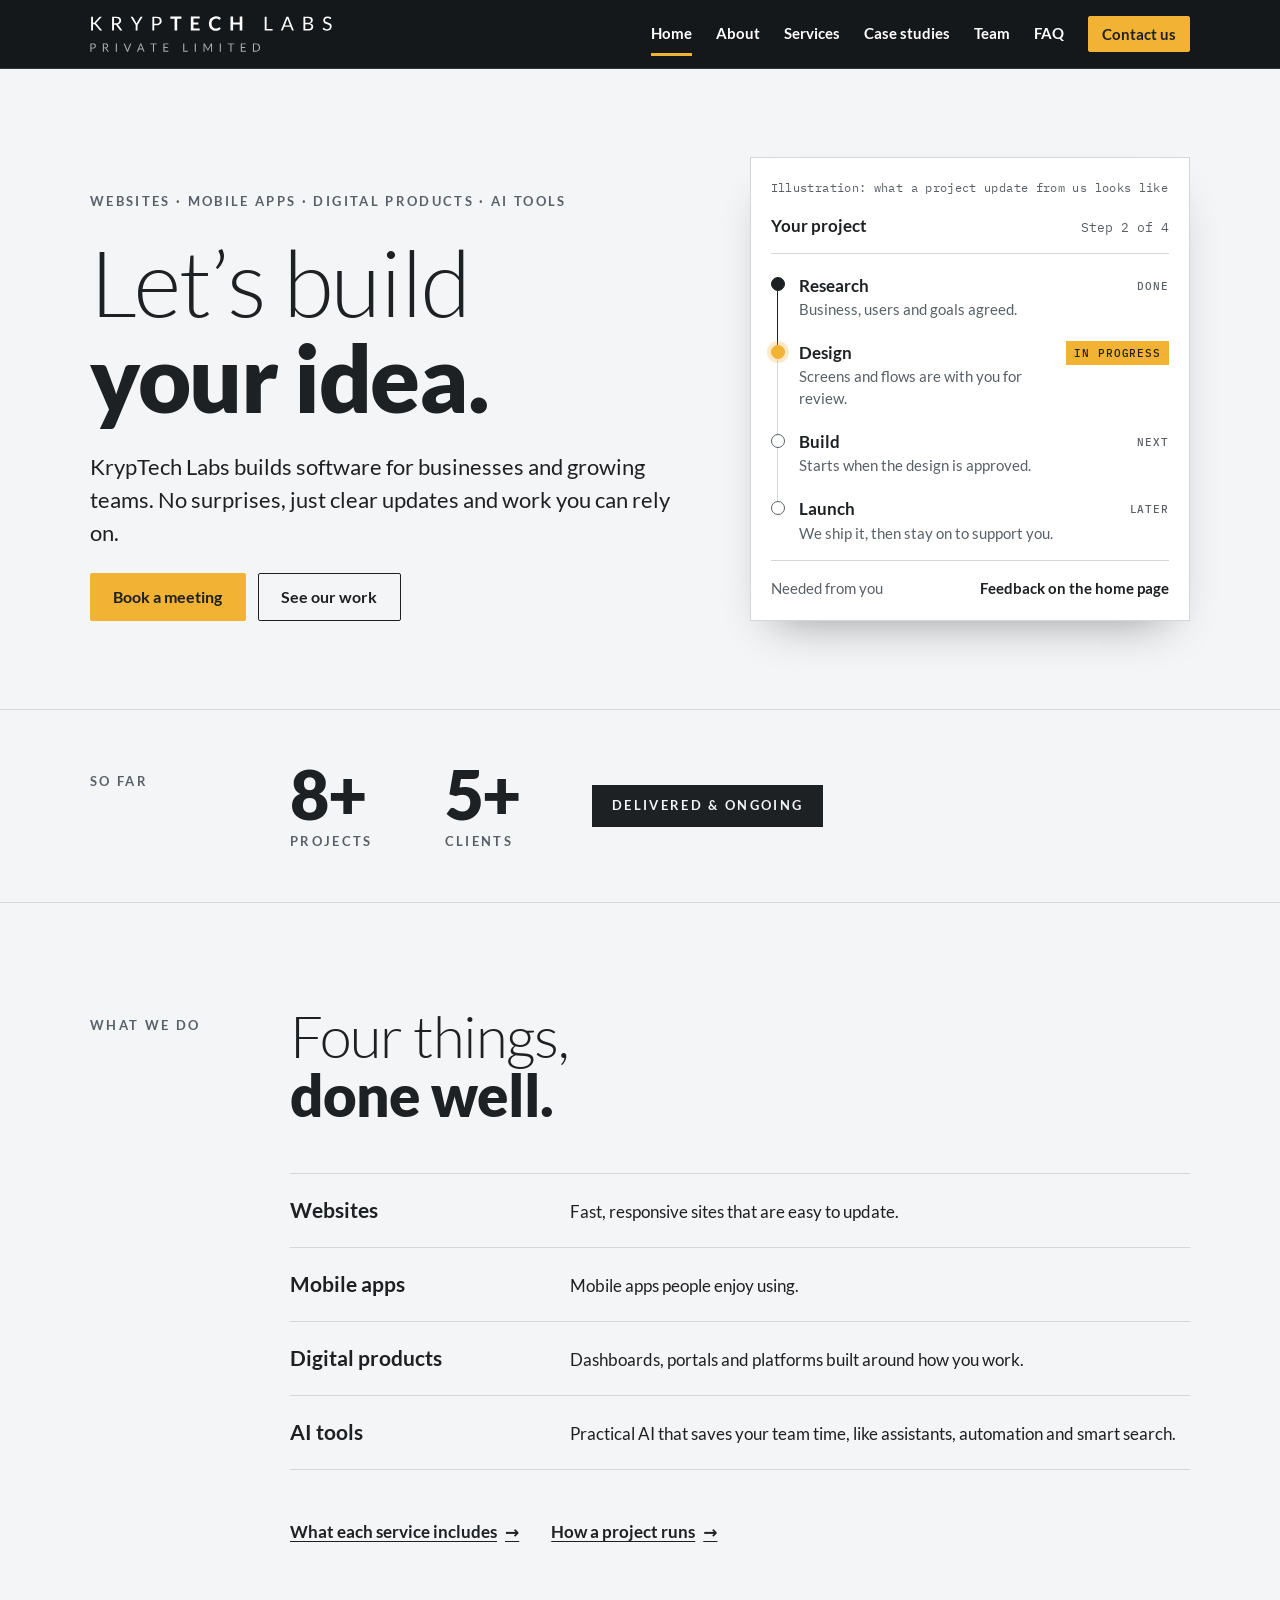
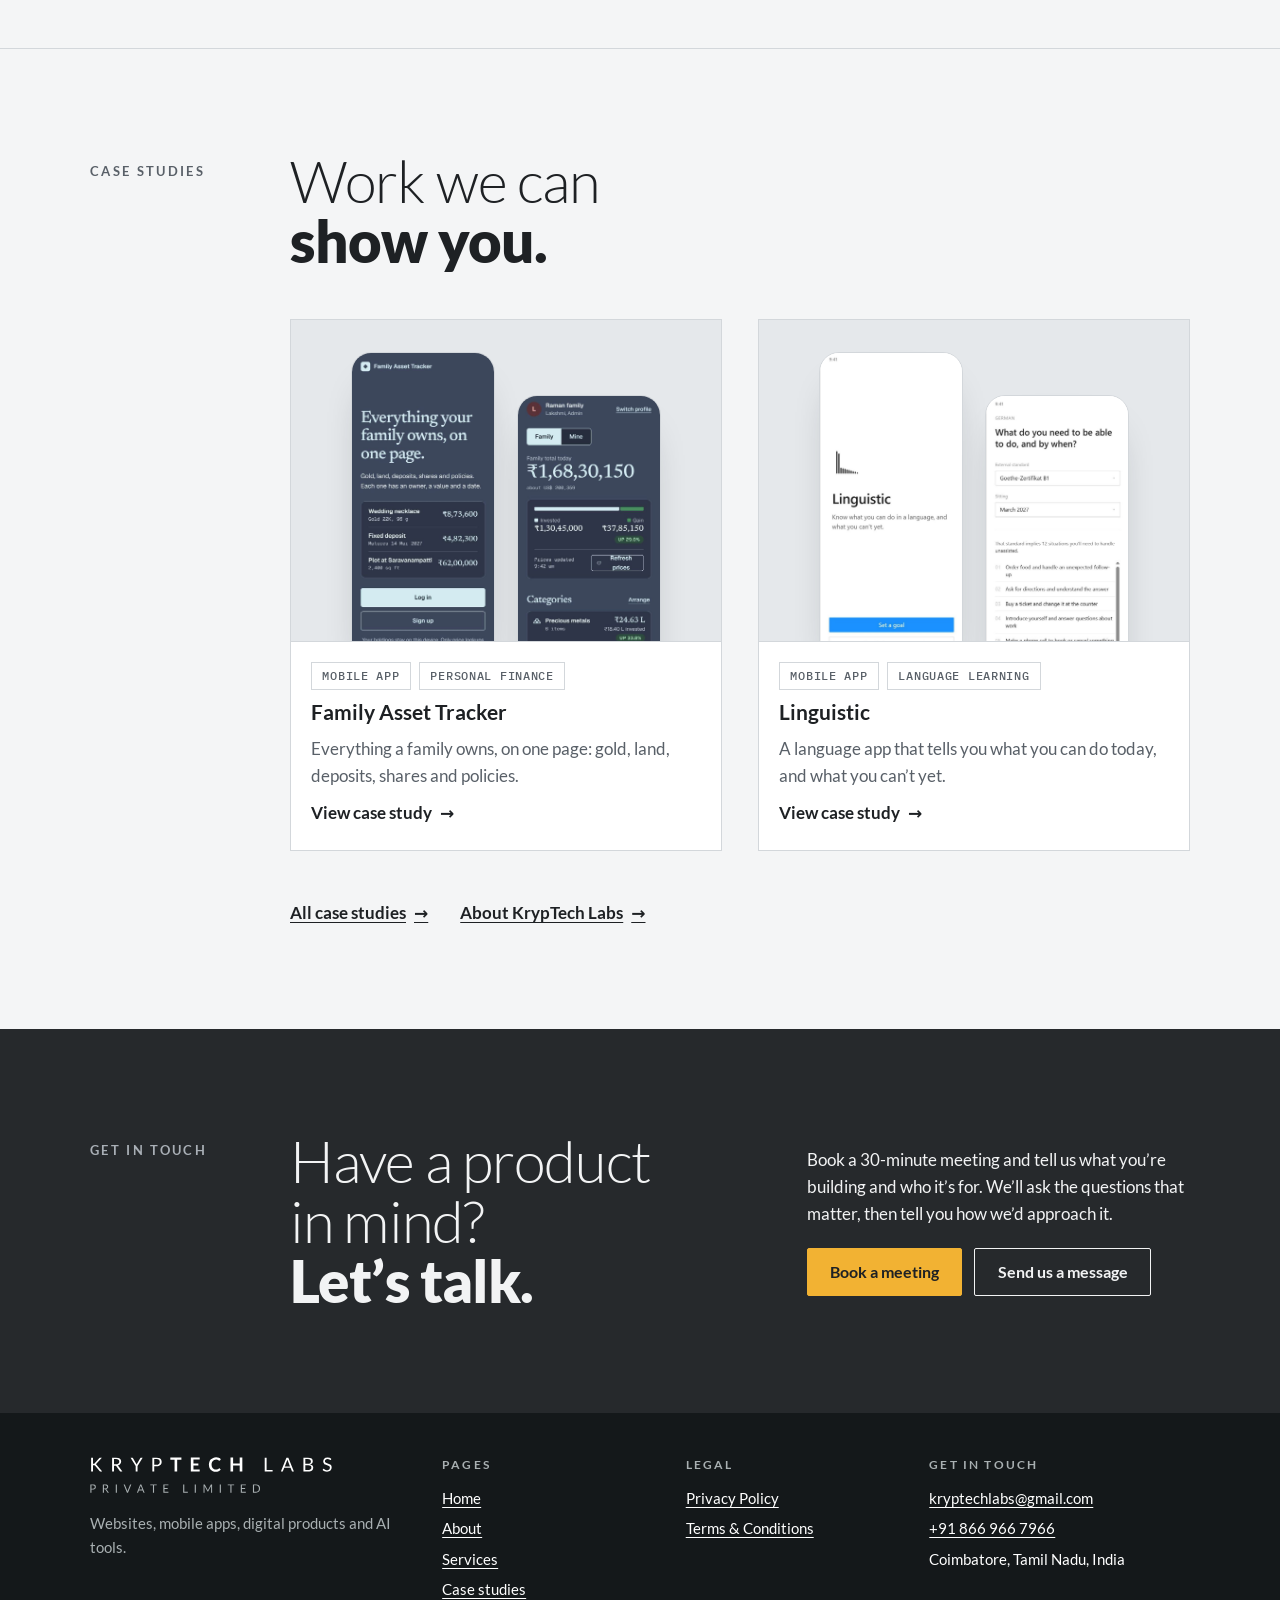
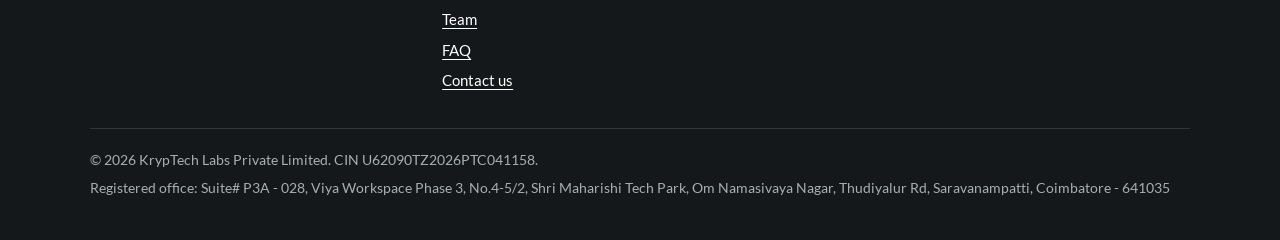
<file: index.html>
<!doctype html>
<html lang="en">
<head>
<meta charset="utf-8">
<meta name="viewport" content="width=device-width, initial-scale=1, viewport-fit=cover">
<title>KrypTech Labs Pvt. Ltd. | Websites, mobile apps, digital products and AI tools</title>
<meta name="description" content="KrypTech Labs builds websites, mobile apps, digital products and AI tools for businesses and growing teams. No surprises, just clear updates and work you can rely on.">
<meta property="og:type" content="website">
<meta property="og:site_name" content="KrypTech Labs Pvt. Ltd.">
<meta property="og:title" content="KrypTech Labs Pvt. Ltd.">
<meta property="og:description" content="Websites, mobile apps, digital products and AI tools for businesses and growing teams. Coimbatore, India.">
<link rel="canonical" href="https://kryptechlabs.github.io/">
<meta property="og:url" content="https://kryptechlabs.github.io/">
<meta property="og:locale" content="en_IN">
<meta property="og:image" content="https://kryptechlabs.github.io/assets/img/share-card.jpg">
<meta property="og:image:type" content="image/jpeg">
<meta property="og:image:width" content="1200">
<meta property="og:image:height" content="630">
<meta property="og:image:alt" content="KrypTech Labs Pvt. Ltd.: websites, mobile apps, digital products and AI tools">
<meta name="twitter:card" content="summary_large_image">
<meta name="twitter:title" content="KrypTech Labs Pvt. Ltd.">
<meta name="twitter:description" content="Websites, mobile apps, digital products and AI tools for businesses and growing teams. Coimbatore, India.">
<link rel="apple-touch-icon" href="assets/img/logo-square.png">
<script type="application/ld+json">{"@context": "https://schema.org", "@graph": [{"@type": "WebSite", "@id": "https://kryptechlabs.github.io/#website", "name": "KrypTech Labs Pvt. Ltd.", "alternateName": ["KrypTech Labs", "KrypTech Labs Private Limited"], "url": "https://kryptechlabs.github.io/", "publisher": {"@id": "https://kryptechlabs.github.io/#organization"}}, {"@type": "Organization", "@id": "https://kryptechlabs.github.io/#organization", "name": "KrypTech Labs Pvt. Ltd.", "legalName": "KrypTech Labs Private Limited", "alternateName": "KrypTech Labs", "url": "https://kryptechlabs.github.io/", "logo": "https://kryptechlabs.github.io/assets/img/logo-square.png", "image": "https://kryptechlabs.github.io/assets/img/share-card.jpg", "description": "Websites, mobile apps, digital products and AI tools for businesses and growing teams.", "email": "kryptechlabs@gmail.com", "telephone": "+91-8669667966", "address": {"@type": "PostalAddress", "streetAddress": "Suite# P3A - 028, Viya Workspace Phase 3, No.4-5/2, Shri Maharishi Tech Park, Om Namasivaya Nagar, Thudiyalur Rd, Saravanampatti", "addressLocality": "Coimbatore", "addressRegion": "Tamil Nadu", "postalCode": "641035", "addressCountry": "IN"}, "founder": {"@type": "Person", "name": "Arul K Murthy", "jobTitle": "Co-Founder & Managing Director"}}]}</script>
<meta name="theme-color" content="#14181a">
<link rel="icon" href="data:image/svg+xml,%3Csvg xmlns='http://www.w3.org/2000/svg' viewBox='-12.9 -94.4 110 110'%3E%3Crect x='-12.9' y='-94.4' width='110' height='110' fill='%2314181A'/%3E%3Cpath fill='%23FFFFFF' d='M21.28 -44.27H25.3Q27.39 -44.27 28.62 -44.79Q29.86 -45.32 30.96 -46.58L57.2 -76.28Q58.41 -77.66 59.53 -78.23Q60.66 -78.81 62.42 -78.81H71.5L41.47 -44.88Q40.31 -43.61 39.29 -42.73Q38.28 -41.85 37.12 -41.30Q38.66 -40.81 39.82 -39.82Q40.97 -38.83 42.24 -37.34L73.59 0.0H64.35Q63.30 0.0 62.59 -0.16Q61.87 -0.33 61.35 -0.60Q60.83 -0.88 60.39 -1.32Q59.95 -1.76 59.51 -2.25L32.28 -33.55Q31.68 -34.21 31.15 -34.67Q30.63 -35.14 29.94 -35.47Q29.26 -35.80 28.35 -35.94Q27.44 -36.08 26.12 -36.08H21.28V0.0H10.67V-78.81H21.28Z'/%3E%3C/svg%3E">

<link rel="preload" href="assets/fonts/lato-900.woff2" as="font" type="font/woff2" crossorigin>
<link rel="stylesheet" href="assets/fonts.css">
<link rel="stylesheet" href="assets/styles.css">
<script>document.documentElement.classList.add('js')</script>
</head>
<body>
<a class="skip" href="#main">Skip to content</a>
<header class="site-head on-brand">
  <div class="wrap site-head__in">
    <a class="mark" href="index.html"><img src="assets/img/logo.svg" width="1371" height="204" alt="KrypTech Labs Private Limited, home"></a>
    <button class="btn btn--small menu-btn" type="button" aria-expanded="false" aria-controls="site-nav">Menu</button>
    <nav class="nav" id="site-nav" aria-label="Main"><a href="index.html" aria-current="page">Home</a><a href="about.html">About</a><a href="services.html">Services</a><a href="case-studies.html">Case studies</a><a href="team.html">Team</a><a href="faq.html">FAQ</a><a class="btn btn--primary btn--small" href="contact.html">Contact us</a></nav>
  </div>
</header>
<main id="main">
<section class="hero">
  <div class="wrap hero__grid">
    <div class="hero__copy">
      <p class="label">Websites &middot; Mobile apps &middot; Digital products &middot; AI tools</p>
      <h1 class="display display--xl">Let&rsquo;s build <strong>your idea.</strong></h1>
      <p class="lead">KrypTech Labs builds software for businesses and growing teams. No surprises, just clear updates and work you can rely on.</p>
      <div class="btn-row">
        <a class="btn btn--primary" href="https://cal.com/kryptech-labs/30min?user=kryptech-labs&amp;overlayCalendar=true" target="_blank" rel="noopener">Book a meeting<span class="vh"> (opens the booking page in a new tab)</span></a>
        <a class="btn" href="case-studies.html">See our work</a>
      </div>
    </div>
    <figure class="update">
      <figcaption class="update__cap">Illustration: what a project update from us looks like</figcaption>
      <div class="update__head"><span>Your project</span><span>Step 2 of 4</span></div>
      <ol class="rail">
        <li class="is-done"><span class="rail__dot" aria-hidden="true"></span><span><span class="rail__t">Research</span><span class="rail__d">Business, users and goals agreed.</span></span><span class="rail__s">Done</span></li>
        <li class="is-now"><span class="rail__dot" aria-hidden="true"></span><span><span class="rail__t">Design</span><span class="rail__d">Screens and flows are with you for review.</span></span><span class="rail__s">In progress</span></li>
        <li><span class="rail__dot" aria-hidden="true"></span><span><span class="rail__t">Build</span><span class="rail__d">Starts when the design is approved.</span></span><span class="rail__s">Next</span></li>
        <li><span class="rail__dot" aria-hidden="true"></span><span><span class="rail__t">Launch</span><span class="rail__d">We ship it, then stay on to support you.</span></span><span class="rail__s">Later</span></li>
      </ol>
      <div class="update__foot"><span>Needed from you</span><span>Feedback on the home page</span></div>
    </figure>
  </div>
</section>

<section class="band band--tight band--rule">
  <div class="wrap sec">
    <p class="label">So far</p>
    <div class="stats">
      <p class="stat"><span class="stat__n">8+</span><span class="label">Projects</span></p>
      <p class="stat"><span class="stat__n">5+</span><span class="label">Clients</span></p>
      <p class="tag">Delivered &amp; ongoing</p>
    </div>
  </div>
</section>

<section class="band band--rule">
  <div class="wrap sec">
    <p class="label">What we do</p>
    <div class="sec__body">
      <h2 class="display display--lg">Four things, <strong>done well.</strong></h2>
      <div class="rows">
        <a class="row" href="services.html#websites"><h3 class="h3">Websites</h3><p>Fast, responsive sites that are easy to update.</p></a>
        <a class="row" href="services.html#mobile-apps"><h3 class="h3">Mobile apps</h3><p>Mobile apps people enjoy using.</p></a>
        <a class="row" href="services.html#digital-products"><h3 class="h3">Digital products</h3><p>Dashboards, portals and platforms built around how you work.</p></a>
        <a class="row" href="services.html#ai-tools"><h3 class="h3">AI tools</h3><p>Practical AI that saves your team time, like assistants, automation and smart search.</p></a>
      </div>
      <p class="links-row"><a class="arrow-link" href="services.html">What each service includes</a><a class="arrow-link" href="services.html#how-we-work">How a project runs</a></p>
    </div>
  </div>
</section>

<section class="band band--rule">
  <div class="wrap sec">
    <p class="label">Case studies</p>
    <div class="sec__body">
      <h2 class="display display--lg">Work we can <strong>show you.</strong></h2>
      <div class="tiles"><a class="tile" href="case-study-family-asset-tracker.html">
          <div class="stage"><div class="phone"><img src="assets/img/asset-tracker-welcome.jpg" alt="Family Asset Tracker welcome screen listing a wedding necklace, a fixed deposit and a plot of land with their values" width="600" height="1298" loading="lazy" decoding="async"></div><div class="phone"><img src="assets/img/asset-tracker-home.jpg" alt="Family Asset Tracker home screen showing the family total, amount invested and gain" width="600" height="1298" loading="lazy" decoding="async"></div></div>
          <div class="tile__body">
            <div class="chips"><span class="chip">Mobile app</span><span class="chip">Personal finance</span></div>
            <h3 class="h3">Family Asset Tracker</h3>
            <p class="muted">Everything a family owns, on one page: gold, land, deposits, shares and policies.</p>
            <span class="arrow-link">View case study</span>
          </div>
        </a><a class="tile" href="case-study-linguistic.html">
          <div class="stage"><div class="phone"><img src="assets/img/linguistic-start.jpg" alt="Linguistic opening screen with the line: know what you can do in a language, and what you can't yet" width="600" height="1301" loading="lazy" decoding="async"></div><div class="phone"><img src="assets/img/linguistic-goal.jpg" alt="Linguistic goal screen asking what you need to be able to do, and by when" width="600" height="1314" loading="lazy" decoding="async"></div></div>
          <div class="tile__body">
            <div class="chips"><span class="chip">Mobile app</span><span class="chip">Language learning</span></div>
            <h3 class="h3">Linguistic</h3>
            <p class="muted">A language app that tells you what you can do today, and what you can&rsquo;t yet.</p>
            <span class="arrow-link">View case study</span>
          </div>
        </a></div>
      <p class="links-row"><a class="arrow-link" href="case-studies.html">All case studies</a><a class="arrow-link" href="about.html">About KrypTech Labs</a></p>
    </div>
  </div>
</section>

<section class="band band--ink">
  <div class="wrap sec">
    <p class="label">Get in touch</p>
    <div class="cta">
      <h2 class="display display--lg">Have a product in mind? <strong>Let&rsquo;s talk.</strong></h2>
      <div class="cta__side">
        <p>Book a 30-minute meeting and tell us what you&rsquo;re building and who it&rsquo;s for. We&rsquo;ll ask the questions that matter, then tell you how we&rsquo;d approach it.</p>
        <div class="btn-row">
          <a class="btn btn--primary" href="https://cal.com/kryptech-labs/30min?user=kryptech-labs&amp;overlayCalendar=true" target="_blank" rel="noopener">Book a meeting<span class="vh"> (opens the booking page in a new tab)</span></a>
          <a class="btn" href="contact.html">Send us a message</a>
        </div>
      </div>
    </div>
  </div>
</section>

</main>
<footer class="site-foot on-brand">
  <div class="wrap">
    <div class="site-foot__in">
      <div>
        <a class="mark" href="index.html"><img src="assets/img/logo.svg" width="1371" height="204" alt="KrypTech Labs Private Limited, home"></a>
        <p class="muted">Websites, mobile apps, digital products and AI tools.</p>
      </div>
      <nav aria-label="Pages">
        <h2>Pages</h2>
        <ul>
          <li><a href="index.html">Home</a></li>
          <li><a href="about.html">About</a></li>
          <li><a href="services.html">Services</a></li>
          <li><a href="case-studies.html">Case studies</a></li>
          <li><a href="team.html">Team</a></li>
          <li><a href="faq.html">FAQ</a></li>
          <li><a href="contact.html">Contact us</a></li>
        </ul>
      </nav>
      <nav aria-label="Legal">
        <h2>Legal</h2>
        <ul>
          <li><a href="privacy-policy.html">Privacy Policy</a></li>
          <li><a href="terms.html">Terms &amp; Conditions</a></li>
        </ul>
      </nav>
      <div>
        <h2>Get in touch</h2>
        <ul>
          <li><a href="mailto:kryptechlabs@gmail.com">kryptechlabs@gmail.com</a></li>
          <li><a href="tel:+918669667966">+91 866 966 7966</a></li>
          <li>Coimbatore, Tamil Nadu, India</li>
        </ul>
      </div>
    </div>
    <div class="site-foot__legal"><p>&copy; 2026 KrypTech Labs Private Limited. CIN U62090TZ2026PTC041158.</p><p>Registered office: Suite# P3A - 028, Viya Workspace Phase 3, No.4-5/2, Shri Maharishi Tech Park, Om Namasivaya Nagar, Thudiyalur Rd, Saravanampatti, Coimbatore - 641035</p></div>
  </div>
</footer>
<script src="assets/site.js" defer></script>
</body>
</html>
</file>
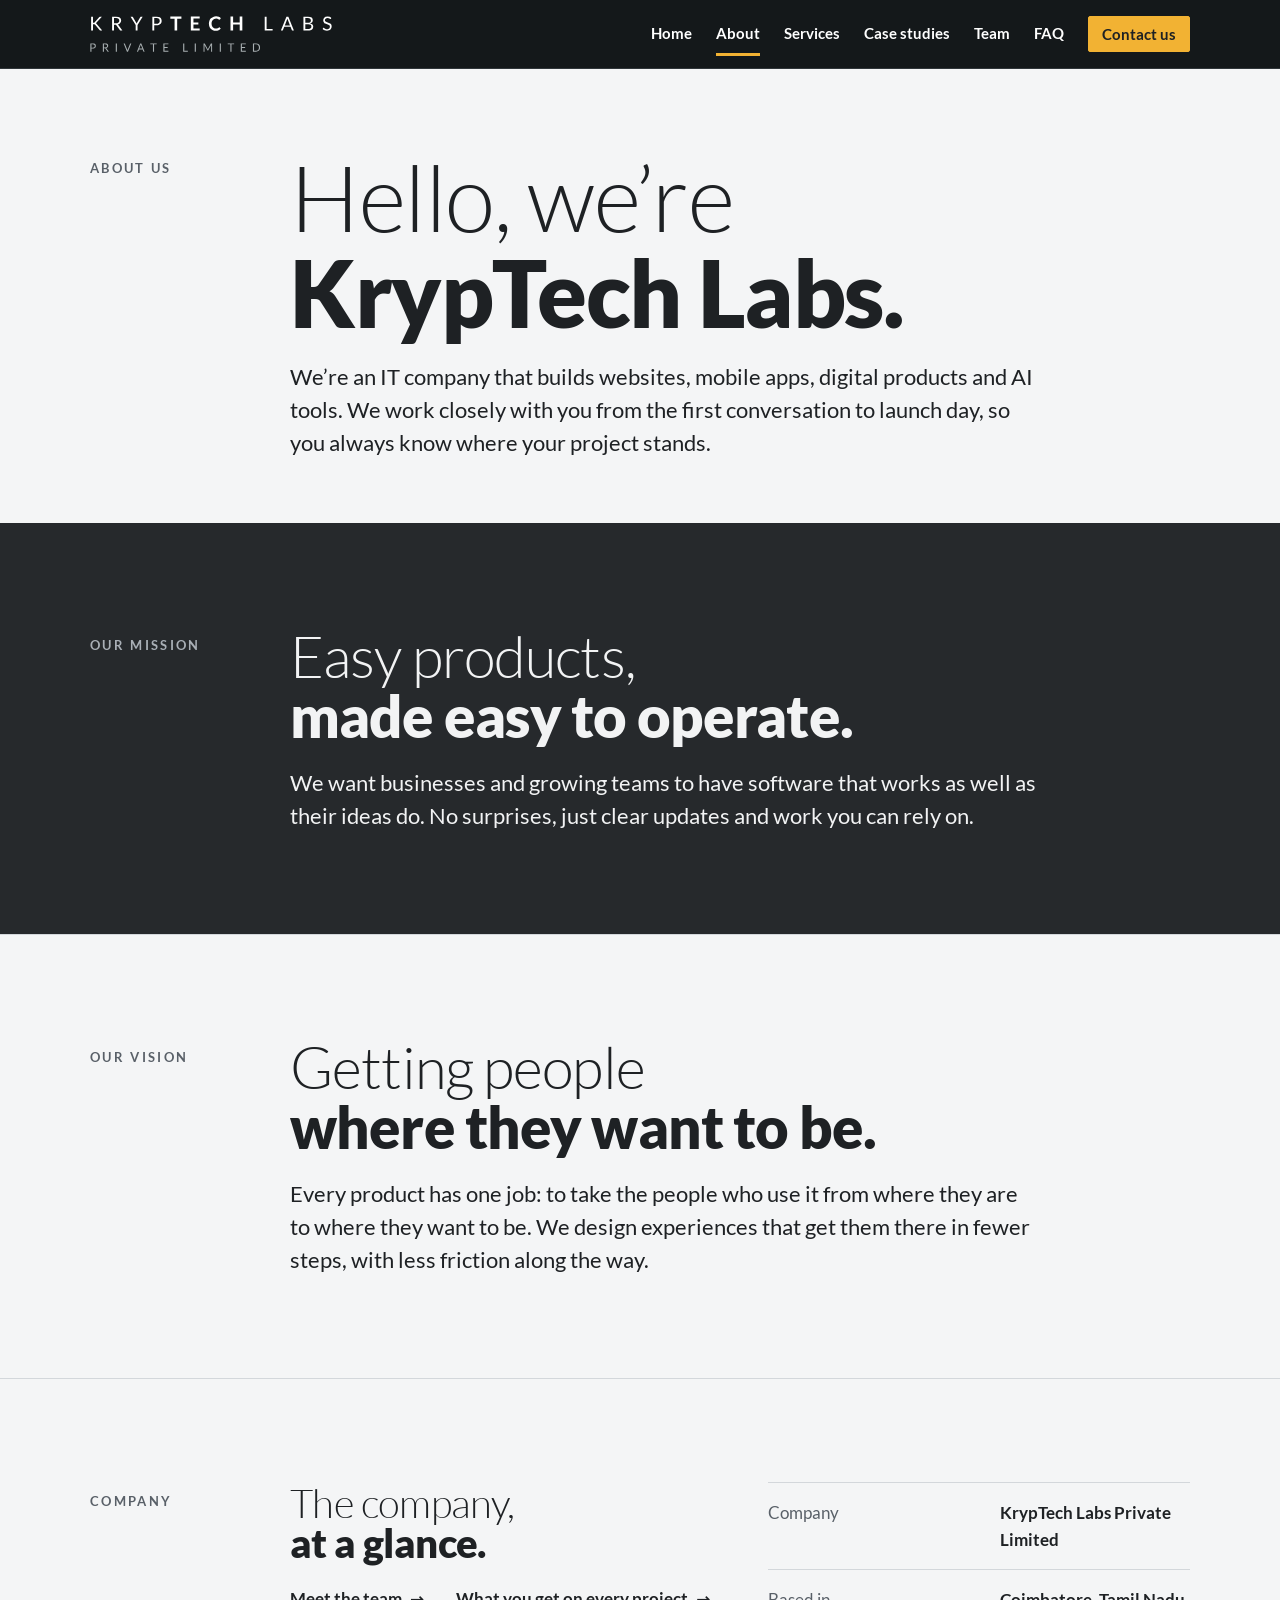
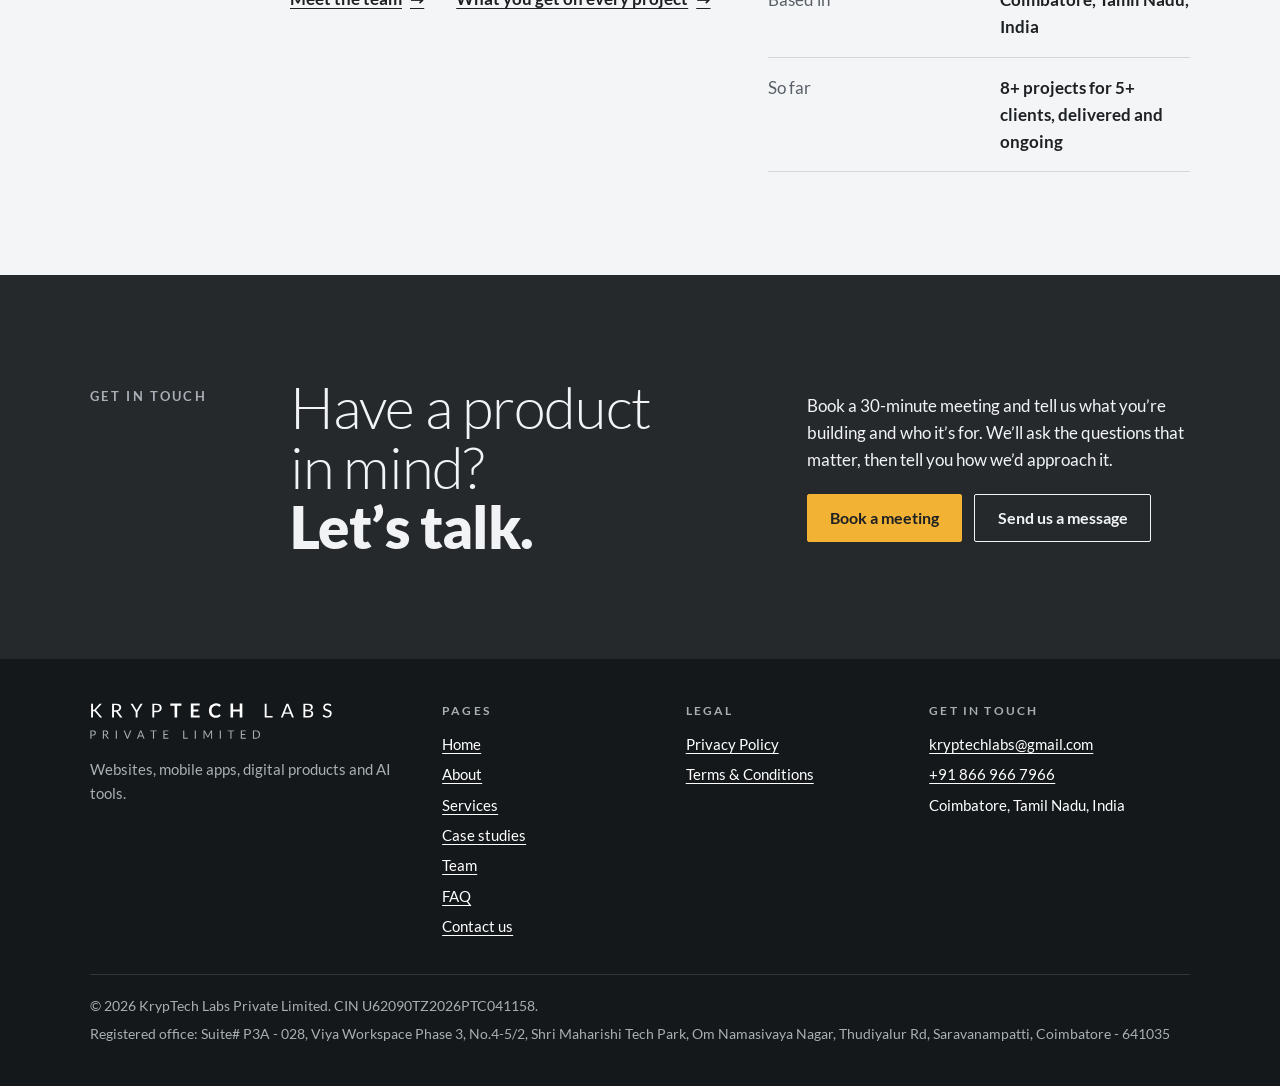
<file: about.html>
<!doctype html>
<html lang="en">
<head>
<meta charset="utf-8">
<meta name="viewport" content="width=device-width, initial-scale=1, viewport-fit=cover">
<title>About | KrypTech Labs Pvt. Ltd.</title>
<meta name="description" content="KrypTech Labs is an IT company in Coimbatore that works closely with you from the first conversation to launch day.">
<meta property="og:type" content="website">
<meta property="og:site_name" content="KrypTech Labs Pvt. Ltd.">
<meta property="og:title" content="About | KrypTech Labs Pvt. Ltd.">
<meta property="og:description" content="KrypTech Labs is an IT company in Coimbatore that works closely with you from the first conversation to launch day.">
<link rel="canonical" href="https://kryptechlabs.github.io/about.html">
<meta property="og:url" content="https://kryptechlabs.github.io/about.html">
<meta property="og:locale" content="en_IN">
<meta property="og:image" content="https://kryptechlabs.github.io/assets/img/share-card.jpg">
<meta property="og:image:type" content="image/jpeg">
<meta property="og:image:width" content="1200">
<meta property="og:image:height" content="630">
<meta property="og:image:alt" content="KrypTech Labs Pvt. Ltd.: websites, mobile apps, digital products and AI tools">
<meta name="twitter:card" content="summary_large_image">
<meta name="twitter:title" content="About | KrypTech Labs Pvt. Ltd.">
<meta name="twitter:description" content="KrypTech Labs is an IT company in Coimbatore that works closely with you from the first conversation to launch day.">
<link rel="apple-touch-icon" href="assets/img/logo-square.png">
<meta name="theme-color" content="#14181a">
<link rel="icon" href="data:image/svg+xml,%3Csvg xmlns='http://www.w3.org/2000/svg' viewBox='-12.9 -94.4 110 110'%3E%3Crect x='-12.9' y='-94.4' width='110' height='110' fill='%2314181A'/%3E%3Cpath fill='%23FFFFFF' d='M21.28 -44.27H25.3Q27.39 -44.27 28.62 -44.79Q29.86 -45.32 30.96 -46.58L57.2 -76.28Q58.41 -77.66 59.53 -78.23Q60.66 -78.81 62.42 -78.81H71.5L41.47 -44.88Q40.31 -43.61 39.29 -42.73Q38.28 -41.85 37.12 -41.30Q38.66 -40.81 39.82 -39.82Q40.97 -38.83 42.24 -37.34L73.59 0.0H64.35Q63.30 0.0 62.59 -0.16Q61.87 -0.33 61.35 -0.60Q60.83 -0.88 60.39 -1.32Q59.95 -1.76 59.51 -2.25L32.28 -33.55Q31.68 -34.21 31.15 -34.67Q30.63 -35.14 29.94 -35.47Q29.26 -35.80 28.35 -35.94Q27.44 -36.08 26.12 -36.08H21.28V0.0H10.67V-78.81H21.28Z'/%3E%3C/svg%3E">

<link rel="preload" href="assets/fonts/lato-900.woff2" as="font" type="font/woff2" crossorigin>
<link rel="stylesheet" href="assets/fonts.css">
<link rel="stylesheet" href="assets/styles.css">
<script>document.documentElement.classList.add('js')</script>
</head>
<body>
<a class="skip" href="#main">Skip to content</a>
<header class="site-head on-brand">
  <div class="wrap site-head__in">
    <a class="mark" href="index.html"><img src="assets/img/logo.svg" width="1371" height="204" alt="KrypTech Labs Private Limited, home"></a>
    <button class="btn btn--small menu-btn" type="button" aria-expanded="false" aria-controls="site-nav">Menu</button>
    <nav class="nav" id="site-nav" aria-label="Main"><a href="index.html">Home</a><a href="about.html" aria-current="page">About</a><a href="services.html">Services</a><a href="case-studies.html">Case studies</a><a href="team.html">Team</a><a href="faq.html">FAQ</a><a class="btn btn--primary btn--small" href="contact.html">Contact us</a></nav>
  </div>
</header>
<main id="main">
<section class="page-hero">
  <div class="wrap sec">
    <p class="label">About us</p>
    <div class="stack">
      
      <h1 class="display display--xl">Hello, we&rsquo;re <strong>KrypTech Labs.</strong></h1>
      <p class="lead">We&rsquo;re an IT company that builds websites, mobile apps, digital products and AI tools. We work closely with you from the first conversation to launch day, so you always know where your project stands.</p>
    </div>
  </div>
</section>

<section class="band band--ink">
  <div class="wrap sec">
    <p class="label">Our mission</p>
    <div class="stack">
      <h2 class="display display--lg">Easy products, <strong>made easy to operate.</strong></h2>
      <p class="lead">We want businesses and growing teams to have software that works as well as their ideas do. No surprises, just clear updates and work you can rely on.</p>
    </div>
  </div>
</section>

<section class="band band--rule">
  <div class="wrap sec">
    <p class="label">Our vision</p>
    <div class="stack">
      <h2 class="display display--lg">Getting people <strong>where they want to be.</strong></h2>
      <p class="lead">Every product has one job: to take the people who use it from where they are to where they want to be. We design experiences that get them there in fewer steps, with less friction along the way.</p>
    </div>
  </div>
</section>

<section class="band band--rule">
  <div class="wrap sec">
    <p class="label">Company</p>
    <div class="split">
      <div class="stack">
        <h2 class="display display--md">The company, <strong>at a glance.</strong></h2>
        <span class="links-row"><a class="arrow-link" href="team.html">Meet the team</a><a class="arrow-link" href="services.html#on-every-project">What you get on every project</a></span>
      </div>
      <dl class="facts">
        <div><dt>Company</dt><dd>KrypTech Labs Private Limited</dd></div>
        <div><dt>Based in</dt><dd>Coimbatore, Tamil Nadu, India</dd></div>
        <div><dt>So far</dt><dd>8+ projects for 5+ clients, delivered and ongoing</dd></div>
      </dl>
    </div>
  </div>
</section>

<section class="band band--ink">
  <div class="wrap sec">
    <p class="label">Get in touch</p>
    <div class="cta">
      <h2 class="display display--lg">Have a product in mind? <strong>Let&rsquo;s talk.</strong></h2>
      <div class="cta__side">
        <p>Book a 30-minute meeting and tell us what you&rsquo;re building and who it&rsquo;s for. We&rsquo;ll ask the questions that matter, then tell you how we&rsquo;d approach it.</p>
        <div class="btn-row">
          <a class="btn btn--primary" href="https://cal.com/kryptech-labs/30min?user=kryptech-labs&amp;overlayCalendar=true" target="_blank" rel="noopener">Book a meeting<span class="vh"> (opens the booking page in a new tab)</span></a>
          <a class="btn" href="contact.html">Send us a message</a>
        </div>
      </div>
    </div>
  </div>
</section>

</main>
<footer class="site-foot on-brand">
  <div class="wrap">
    <div class="site-foot__in">
      <div>
        <a class="mark" href="index.html"><img src="assets/img/logo.svg" width="1371" height="204" alt="KrypTech Labs Private Limited, home"></a>
        <p class="muted">Websites, mobile apps, digital products and AI tools.</p>
      </div>
      <nav aria-label="Pages">
        <h2>Pages</h2>
        <ul>
          <li><a href="index.html">Home</a></li>
          <li><a href="about.html">About</a></li>
          <li><a href="services.html">Services</a></li>
          <li><a href="case-studies.html">Case studies</a></li>
          <li><a href="team.html">Team</a></li>
          <li><a href="faq.html">FAQ</a></li>
          <li><a href="contact.html">Contact us</a></li>
        </ul>
      </nav>
      <nav aria-label="Legal">
        <h2>Legal</h2>
        <ul>
          <li><a href="privacy-policy.html">Privacy Policy</a></li>
          <li><a href="terms.html">Terms &amp; Conditions</a></li>
        </ul>
      </nav>
      <div>
        <h2>Get in touch</h2>
        <ul>
          <li><a href="mailto:kryptechlabs@gmail.com">kryptechlabs@gmail.com</a></li>
          <li><a href="tel:+918669667966">+91 866 966 7966</a></li>
          <li>Coimbatore, Tamil Nadu, India</li>
        </ul>
      </div>
    </div>
    <div class="site-foot__legal"><p>&copy; 2026 KrypTech Labs Private Limited. CIN U62090TZ2026PTC041158.</p><p>Registered office: Suite# P3A - 028, Viya Workspace Phase 3, No.4-5/2, Shri Maharishi Tech Park, Om Namasivaya Nagar, Thudiyalur Rd, Saravanampatti, Coimbatore - 641035</p></div>
  </div>
</footer>
<script src="assets/site.js" defer></script>
</body>
</html>
</file>
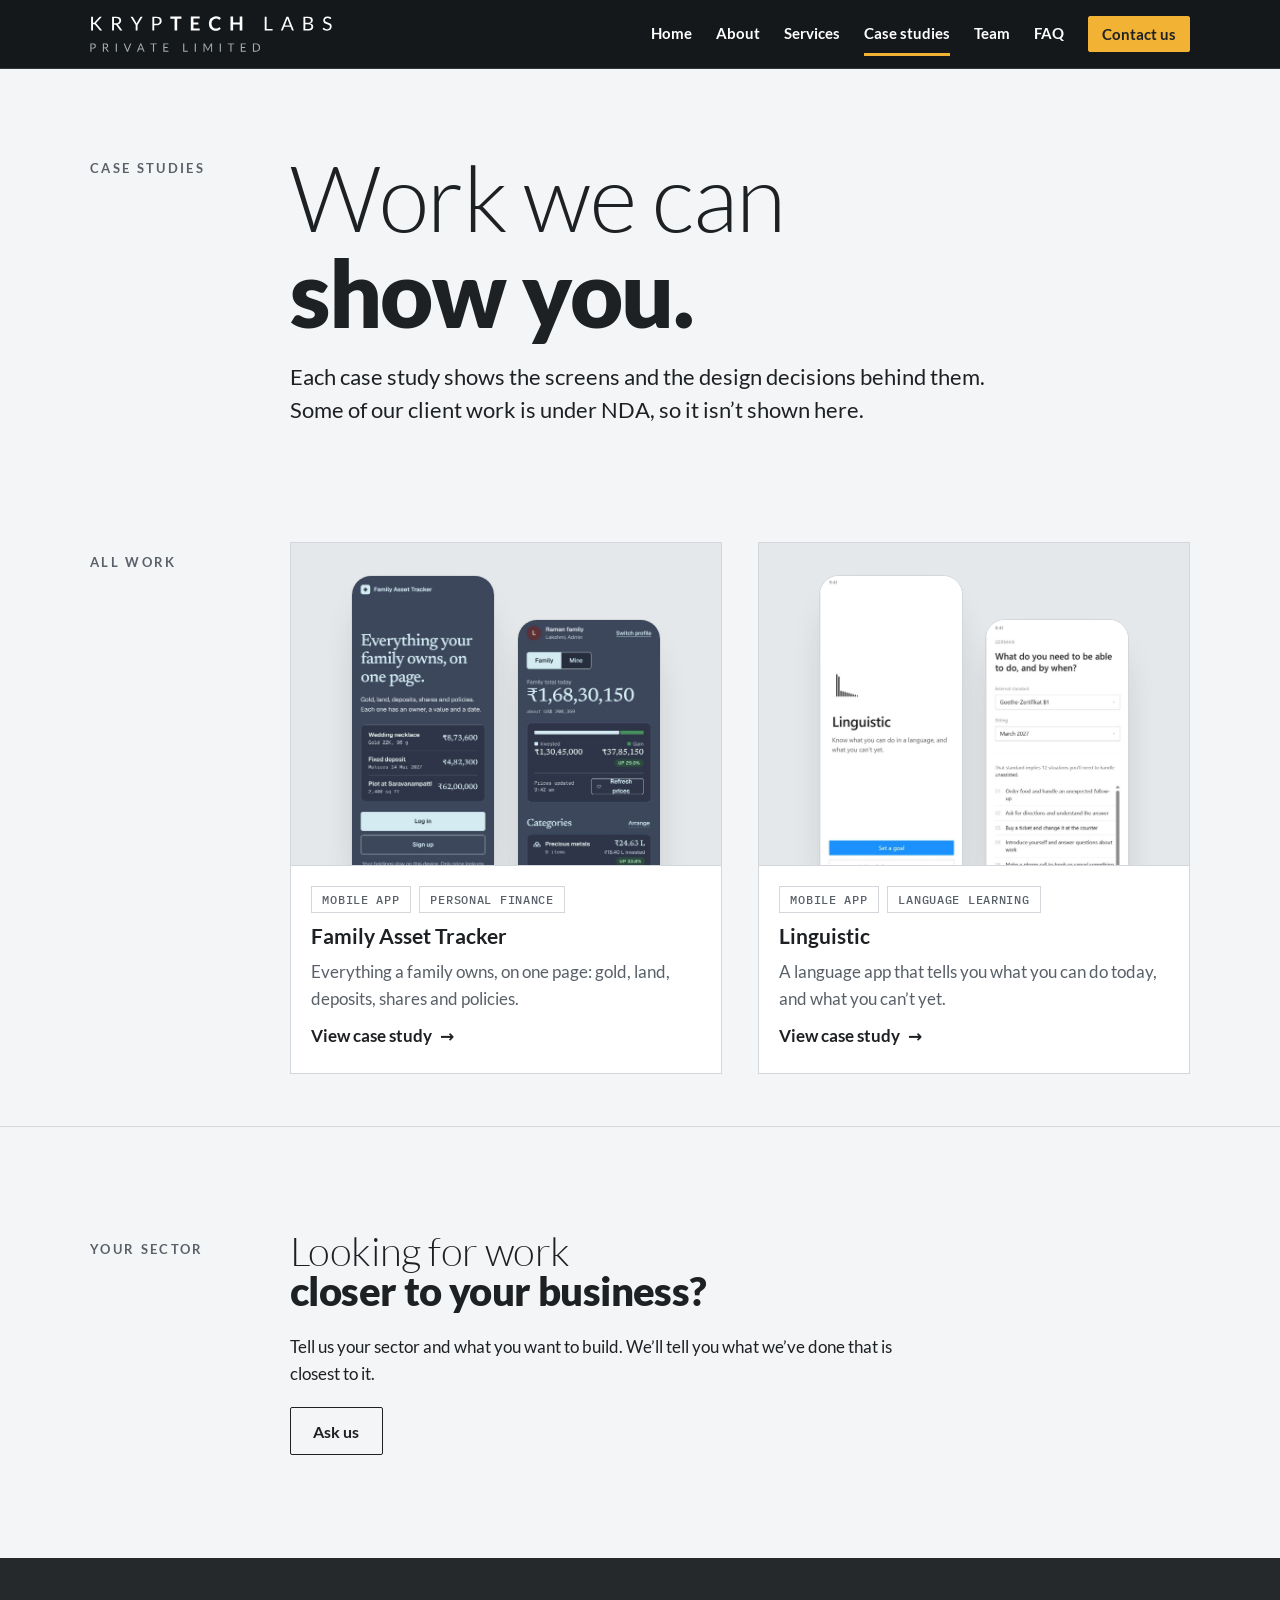
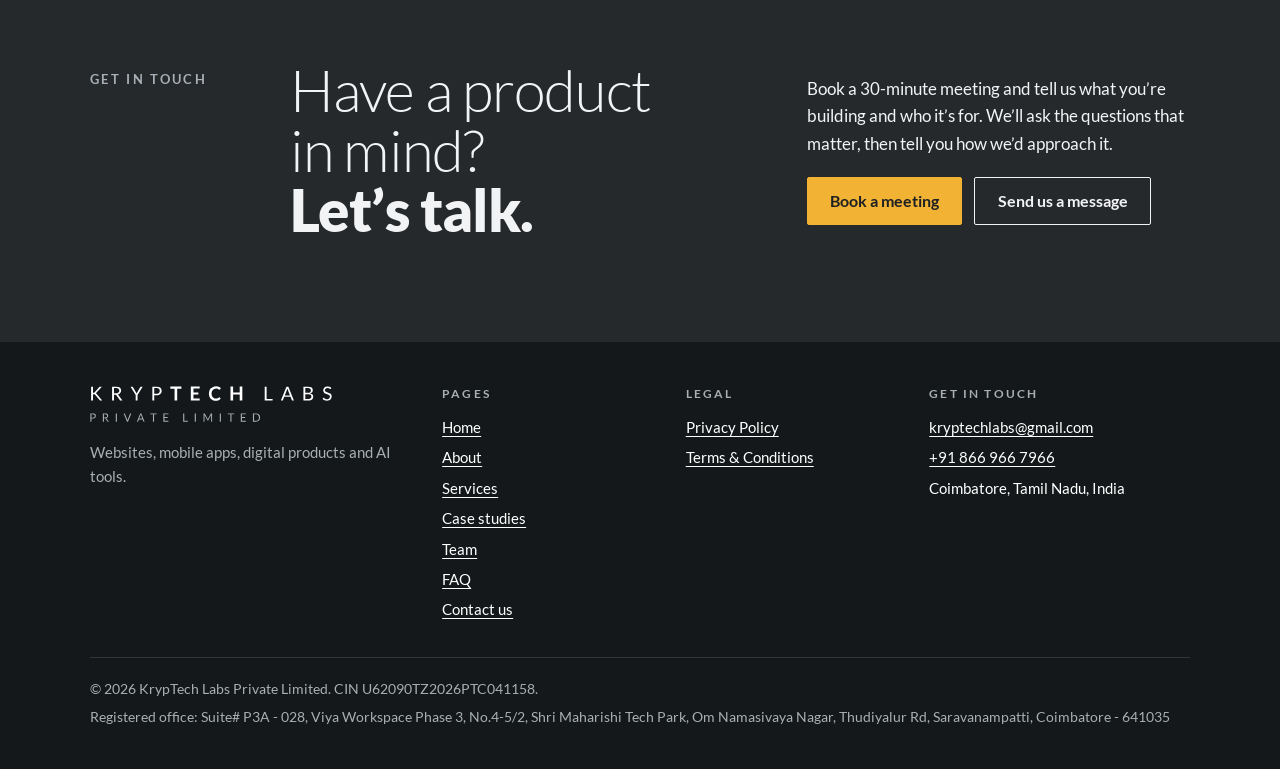
<file: case-studies.html>
<!doctype html>
<html lang="en">
<head>
<meta charset="utf-8">
<meta name="viewport" content="width=device-width, initial-scale=1, viewport-fit=cover">
<title>Case studies | KrypTech Labs Pvt. Ltd.</title>
<meta name="description" content="Case studies from KrypTech Labs, with the screens and the design decisions behind them.">
<meta property="og:type" content="website">
<meta property="og:site_name" content="KrypTech Labs Pvt. Ltd.">
<meta property="og:title" content="Case studies | KrypTech Labs Pvt. Ltd.">
<meta property="og:description" content="Case studies from KrypTech Labs, with the screens and the design decisions behind them.">
<link rel="canonical" href="https://kryptechlabs.github.io/case-studies.html">
<meta property="og:url" content="https://kryptechlabs.github.io/case-studies.html">
<meta property="og:locale" content="en_IN">
<meta property="og:image" content="https://kryptechlabs.github.io/assets/img/share-card.jpg">
<meta property="og:image:type" content="image/jpeg">
<meta property="og:image:width" content="1200">
<meta property="og:image:height" content="630">
<meta property="og:image:alt" content="KrypTech Labs Pvt. Ltd.: websites, mobile apps, digital products and AI tools">
<meta name="twitter:card" content="summary_large_image">
<meta name="twitter:title" content="Case studies | KrypTech Labs Pvt. Ltd.">
<meta name="twitter:description" content="Case studies from KrypTech Labs, with the screens and the design decisions behind them.">
<link rel="apple-touch-icon" href="assets/img/logo-square.png">
<meta name="theme-color" content="#14181a">
<link rel="icon" href="data:image/svg+xml,%3Csvg xmlns='http://www.w3.org/2000/svg' viewBox='-12.9 -94.4 110 110'%3E%3Crect x='-12.9' y='-94.4' width='110' height='110' fill='%2314181A'/%3E%3Cpath fill='%23FFFFFF' d='M21.28 -44.27H25.3Q27.39 -44.27 28.62 -44.79Q29.86 -45.32 30.96 -46.58L57.2 -76.28Q58.41 -77.66 59.53 -78.23Q60.66 -78.81 62.42 -78.81H71.5L41.47 -44.88Q40.31 -43.61 39.29 -42.73Q38.28 -41.85 37.12 -41.30Q38.66 -40.81 39.82 -39.82Q40.97 -38.83 42.24 -37.34L73.59 0.0H64.35Q63.30 0.0 62.59 -0.16Q61.87 -0.33 61.35 -0.60Q60.83 -0.88 60.39 -1.32Q59.95 -1.76 59.51 -2.25L32.28 -33.55Q31.68 -34.21 31.15 -34.67Q30.63 -35.14 29.94 -35.47Q29.26 -35.80 28.35 -35.94Q27.44 -36.08 26.12 -36.08H21.28V0.0H10.67V-78.81H21.28Z'/%3E%3C/svg%3E">

<link rel="preload" href="assets/fonts/lato-900.woff2" as="font" type="font/woff2" crossorigin>
<link rel="stylesheet" href="assets/fonts.css">
<link rel="stylesheet" href="assets/styles.css">
<script>document.documentElement.classList.add('js')</script>
</head>
<body>
<a class="skip" href="#main">Skip to content</a>
<header class="site-head on-brand">
  <div class="wrap site-head__in">
    <a class="mark" href="index.html"><img src="assets/img/logo.svg" width="1371" height="204" alt="KrypTech Labs Private Limited, home"></a>
    <button class="btn btn--small menu-btn" type="button" aria-expanded="false" aria-controls="site-nav">Menu</button>
    <nav class="nav" id="site-nav" aria-label="Main"><a href="index.html">Home</a><a href="about.html">About</a><a href="services.html">Services</a><a href="case-studies.html" aria-current="page">Case studies</a><a href="team.html">Team</a><a href="faq.html">FAQ</a><a class="btn btn--primary btn--small" href="contact.html">Contact us</a></nav>
  </div>
</header>
<main id="main">
<section class="page-hero">
  <div class="wrap sec">
    <p class="label">Case studies</p>
    <div class="stack">
      
      <h1 class="display display--xl">Work we can <strong>show you.</strong></h1>
      <p class="lead">Each case study shows the screens and the design decisions behind them. Some of our client work is under NDA, so it isn&rsquo;t shown here.</p>
    </div>
  </div>
</section>

<section class="band band--tight">
  <div class="wrap sec">
    <p class="label">All work</p>
    <div class="tiles"><a class="tile" href="case-study-family-asset-tracker.html">
          <div class="stage"><div class="phone"><img src="assets/img/asset-tracker-welcome.jpg" alt="Family Asset Tracker welcome screen listing a wedding necklace, a fixed deposit and a plot of land with their values" width="600" height="1298" loading="lazy" decoding="async"></div><div class="phone"><img src="assets/img/asset-tracker-home.jpg" alt="Family Asset Tracker home screen showing the family total, amount invested and gain" width="600" height="1298" loading="lazy" decoding="async"></div></div>
          <div class="tile__body">
            <div class="chips"><span class="chip">Mobile app</span><span class="chip">Personal finance</span></div>
            <h2 class="h3">Family Asset Tracker</h2>
            <p class="muted">Everything a family owns, on one page: gold, land, deposits, shares and policies.</p>
            <span class="arrow-link">View case study</span>
          </div>
        </a><a class="tile" href="case-study-linguistic.html">
          <div class="stage"><div class="phone"><img src="assets/img/linguistic-start.jpg" alt="Linguistic opening screen with the line: know what you can do in a language, and what you can't yet" width="600" height="1301" loading="lazy" decoding="async"></div><div class="phone"><img src="assets/img/linguistic-goal.jpg" alt="Linguistic goal screen asking what you need to be able to do, and by when" width="600" height="1314" loading="lazy" decoding="async"></div></div>
          <div class="tile__body">
            <div class="chips"><span class="chip">Mobile app</span><span class="chip">Language learning</span></div>
            <h2 class="h3">Linguistic</h2>
            <p class="muted">A language app that tells you what you can do today, and what you can&rsquo;t yet.</p>
            <span class="arrow-link">View case study</span>
          </div>
        </a></div>
  </div>
</section>

<section class="band band--rule">
  <div class="wrap sec">
    <p class="label">Your sector</p>
    <div class="stack">
      <h2 class="display display--md">Looking for work <strong>closer to your business?</strong></h2>
      <p class="prose">Tell us your sector and what you want to build. We&rsquo;ll tell you what we&rsquo;ve done that is closest to it.</p>
      <a class="btn" href="contact.html">Ask us</a>
    </div>
  </div>
</section>

<section class="band band--ink">
  <div class="wrap sec">
    <p class="label">Get in touch</p>
    <div class="cta">
      <h2 class="display display--lg">Have a product in mind? <strong>Let&rsquo;s talk.</strong></h2>
      <div class="cta__side">
        <p>Book a 30-minute meeting and tell us what you&rsquo;re building and who it&rsquo;s for. We&rsquo;ll ask the questions that matter, then tell you how we&rsquo;d approach it.</p>
        <div class="btn-row">
          <a class="btn btn--primary" href="https://cal.com/kryptech-labs/30min?user=kryptech-labs&amp;overlayCalendar=true" target="_blank" rel="noopener">Book a meeting<span class="vh"> (opens the booking page in a new tab)</span></a>
          <a class="btn" href="contact.html">Send us a message</a>
        </div>
      </div>
    </div>
  </div>
</section>

</main>
<footer class="site-foot on-brand">
  <div class="wrap">
    <div class="site-foot__in">
      <div>
        <a class="mark" href="index.html"><img src="assets/img/logo.svg" width="1371" height="204" alt="KrypTech Labs Private Limited, home"></a>
        <p class="muted">Websites, mobile apps, digital products and AI tools.</p>
      </div>
      <nav aria-label="Pages">
        <h2>Pages</h2>
        <ul>
          <li><a href="index.html">Home</a></li>
          <li><a href="about.html">About</a></li>
          <li><a href="services.html">Services</a></li>
          <li><a href="case-studies.html">Case studies</a></li>
          <li><a href="team.html">Team</a></li>
          <li><a href="faq.html">FAQ</a></li>
          <li><a href="contact.html">Contact us</a></li>
        </ul>
      </nav>
      <nav aria-label="Legal">
        <h2>Legal</h2>
        <ul>
          <li><a href="privacy-policy.html">Privacy Policy</a></li>
          <li><a href="terms.html">Terms &amp; Conditions</a></li>
        </ul>
      </nav>
      <div>
        <h2>Get in touch</h2>
        <ul>
          <li><a href="mailto:kryptechlabs@gmail.com">kryptechlabs@gmail.com</a></li>
          <li><a href="tel:+918669667966">+91 866 966 7966</a></li>
          <li>Coimbatore, Tamil Nadu, India</li>
        </ul>
      </div>
    </div>
    <div class="site-foot__legal"><p>&copy; 2026 KrypTech Labs Private Limited. CIN U62090TZ2026PTC041158.</p><p>Registered office: Suite# P3A - 028, Viya Workspace Phase 3, No.4-5/2, Shri Maharishi Tech Park, Om Namasivaya Nagar, Thudiyalur Rd, Saravanampatti, Coimbatore - 641035</p></div>
  </div>
</footer>
<script src="assets/site.js" defer></script>
</body>
</html>
</file>
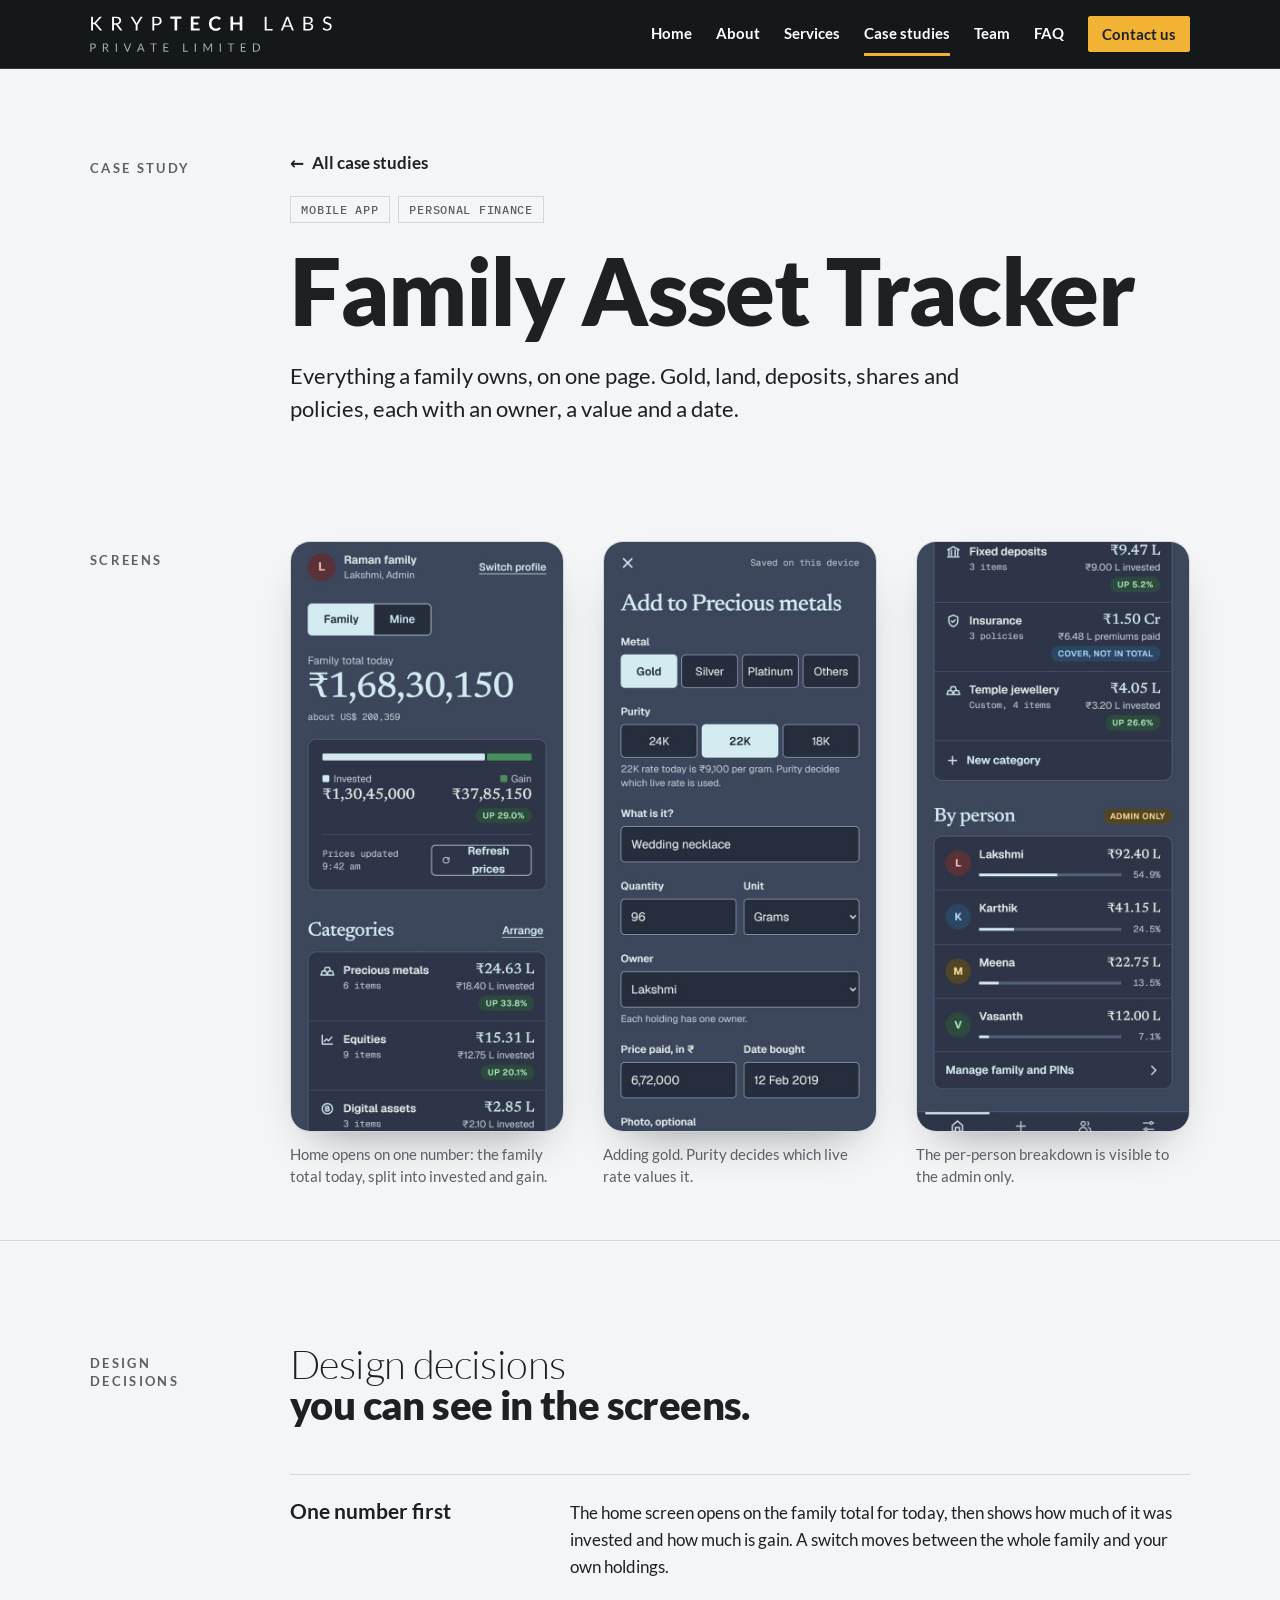
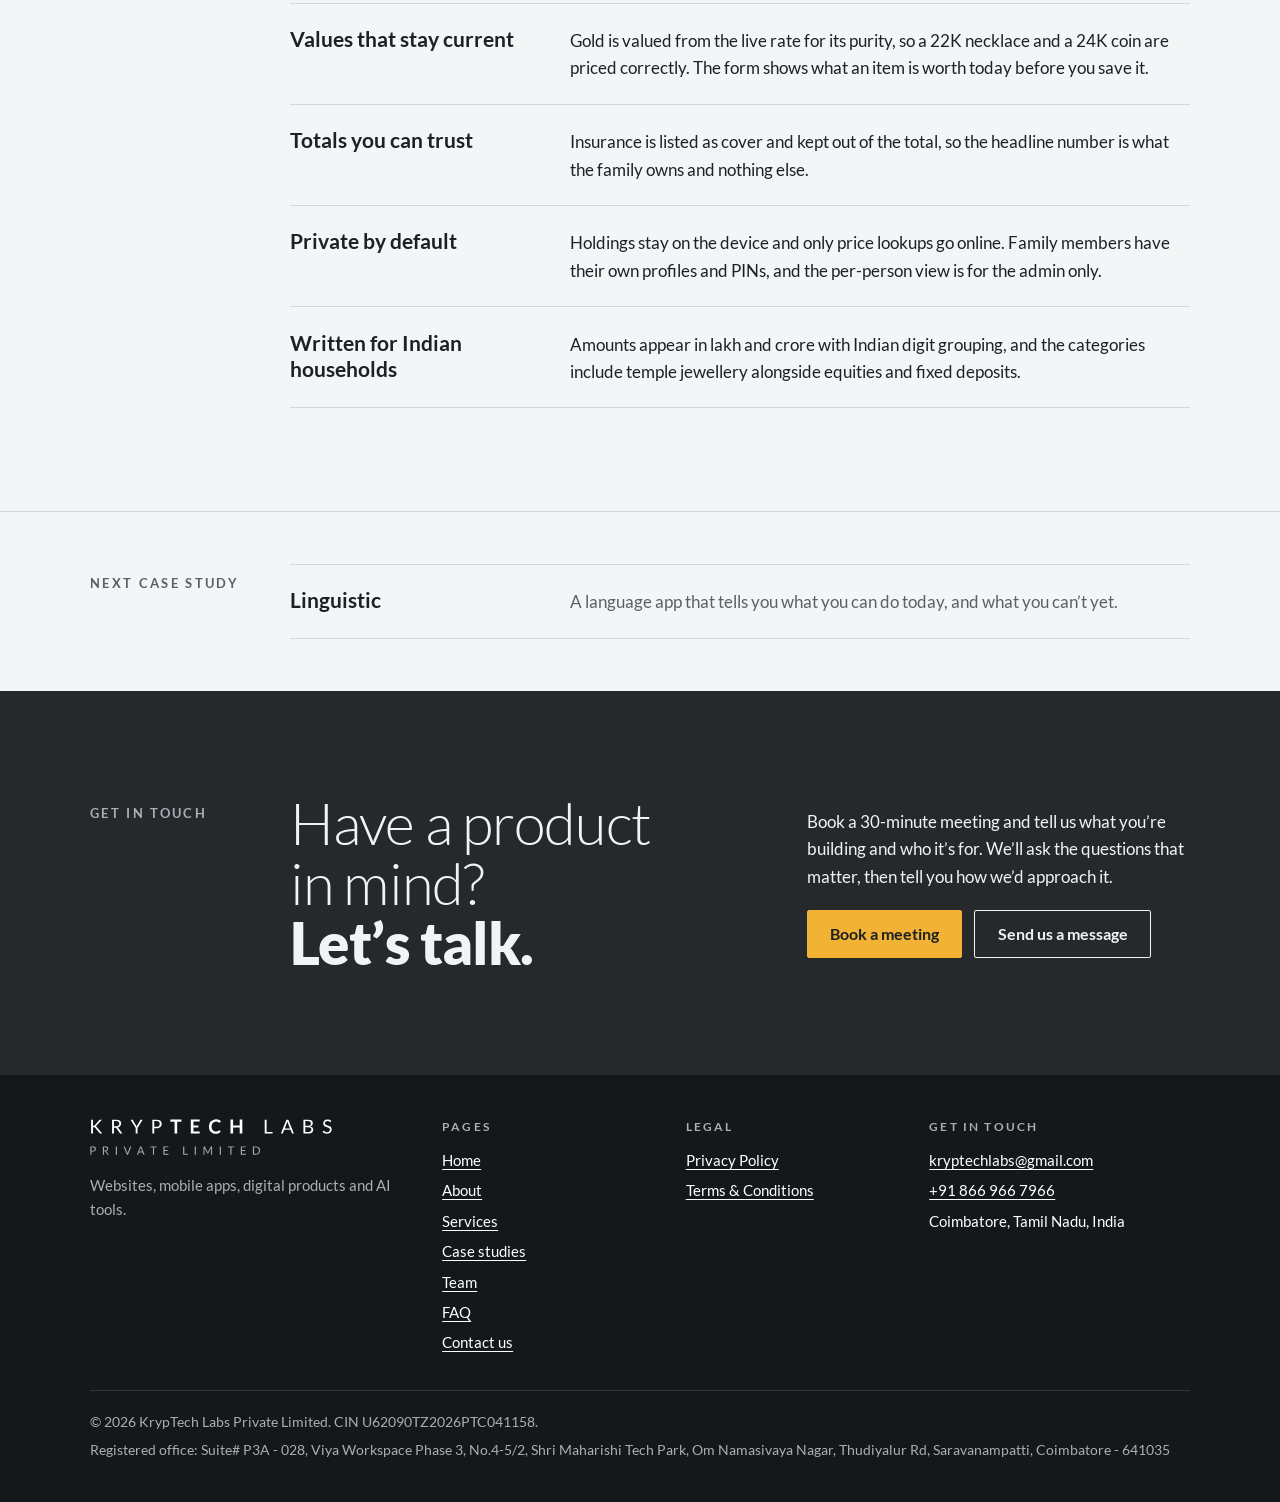
<file: case-study-family-asset-tracker.html>
<!doctype html>
<html lang="en">
<head>
<meta charset="utf-8">
<meta name="viewport" content="width=device-width, initial-scale=1, viewport-fit=cover">
<title>Family Asset Tracker case study | KrypTech Labs Pvt. Ltd.</title>
<meta name="description" content="Everything a family owns, on one page: gold, land, deposits, shares and policies.">
<meta property="og:type" content="website">
<meta property="og:site_name" content="KrypTech Labs Pvt. Ltd.">
<meta property="og:title" content="Family Asset Tracker case study | KrypTech Labs Pvt. Ltd.">
<meta property="og:description" content="Everything a family owns, on one page: gold, land, deposits, shares and policies.">
<link rel="canonical" href="https://kryptechlabs.github.io/case-study-family-asset-tracker.html">
<meta property="og:url" content="https://kryptechlabs.github.io/case-study-family-asset-tracker.html">
<meta property="og:locale" content="en_IN">
<meta property="og:image" content="https://kryptechlabs.github.io/assets/img/share-card.jpg">
<meta property="og:image:type" content="image/jpeg">
<meta property="og:image:width" content="1200">
<meta property="og:image:height" content="630">
<meta property="og:image:alt" content="KrypTech Labs Pvt. Ltd.: websites, mobile apps, digital products and AI tools">
<meta name="twitter:card" content="summary_large_image">
<meta name="twitter:title" content="Family Asset Tracker case study | KrypTech Labs Pvt. Ltd.">
<meta name="twitter:description" content="Everything a family owns, on one page: gold, land, deposits, shares and policies.">
<link rel="apple-touch-icon" href="assets/img/logo-square.png">
<meta name="theme-color" content="#14181a">
<link rel="icon" href="data:image/svg+xml,%3Csvg xmlns='http://www.w3.org/2000/svg' viewBox='-12.9 -94.4 110 110'%3E%3Crect x='-12.9' y='-94.4' width='110' height='110' fill='%2314181A'/%3E%3Cpath fill='%23FFFFFF' d='M21.28 -44.27H25.3Q27.39 -44.27 28.62 -44.79Q29.86 -45.32 30.96 -46.58L57.2 -76.28Q58.41 -77.66 59.53 -78.23Q60.66 -78.81 62.42 -78.81H71.5L41.47 -44.88Q40.31 -43.61 39.29 -42.73Q38.28 -41.85 37.12 -41.30Q38.66 -40.81 39.82 -39.82Q40.97 -38.83 42.24 -37.34L73.59 0.0H64.35Q63.30 0.0 62.59 -0.16Q61.87 -0.33 61.35 -0.60Q60.83 -0.88 60.39 -1.32Q59.95 -1.76 59.51 -2.25L32.28 -33.55Q31.68 -34.21 31.15 -34.67Q30.63 -35.14 29.94 -35.47Q29.26 -35.80 28.35 -35.94Q27.44 -36.08 26.12 -36.08H21.28V0.0H10.67V-78.81H21.28Z'/%3E%3C/svg%3E">

<link rel="preload" href="assets/fonts/lato-900.woff2" as="font" type="font/woff2" crossorigin>
<link rel="stylesheet" href="assets/fonts.css">
<link rel="stylesheet" href="assets/styles.css">
<script>document.documentElement.classList.add('js')</script>
</head>
<body>
<a class="skip" href="#main">Skip to content</a>
<header class="site-head on-brand">
  <div class="wrap site-head__in">
    <a class="mark" href="index.html"><img src="assets/img/logo.svg" width="1371" height="204" alt="KrypTech Labs Private Limited, home"></a>
    <button class="btn btn--small menu-btn" type="button" aria-expanded="false" aria-controls="site-nav">Menu</button>
    <nav class="nav" id="site-nav" aria-label="Main"><a href="index.html">Home</a><a href="about.html">About</a><a href="services.html">Services</a><a href="case-studies.html" aria-current="page">Case studies</a><a href="team.html">Team</a><a href="faq.html">FAQ</a><a class="btn btn--primary btn--small" href="contact.html">Contact us</a></nav>
  </div>
</header>
<main id="main">
<section class="page-hero">
  <div class="wrap sec">
    <p class="label">Case study</p>
    <div class="stack">
      <a class="back" href="case-studies.html">All case studies</a><div class="chips"><span class="chip">Mobile app</span><span class="chip">Personal finance</span></div>
      <h1 class="display display--xl"><strong>Family Asset Tracker</strong></h1>
      <p class="lead">Everything a family owns, on one page. Gold, land, deposits, shares and policies, each with an owner, a value and a date.</p>
    </div>
  </div>
</section>

<section class="band band--tight">
  <div class="wrap sec">
    <p class="label">Screens</p>
    <div class="shots"><figure class="shot"><div class="phone"><img src="assets/img/asset-tracker-home.jpg" alt="Home screen for the Raman family showing the family total today, the amount invested, the gain and the start of the category list" width="600" height="1298" loading="lazy" decoding="async"></div><figcaption>Home opens on one number: the family total today, split into invested and gain.</figcaption></figure><figure class="shot"><div class="phone"><img src="assets/img/asset-tracker-add.jpg" alt="Add to Precious metals form with fields for metal, purity, description, quantity, unit and owner" width="600" height="1298" loading="lazy" decoding="async"></div><figcaption>Adding gold. Purity decides which live rate values it.</figcaption></figure><figure class="shot"><div class="phone"><img src="assets/img/asset-tracker-people.jpg" alt="By person view, marked admin only, listing each family member with their share of the total" width="600" height="1298" loading="lazy" decoding="async"></div><figcaption>The per-person breakdown is visible to the admin only.</figcaption></figure></div>
  </div>
</section>

<section class="band band--rule">
  <div class="wrap sec">
    <p class="label">Design decisions</p>
    <div class="sec__body">
      <h2 class="display display--md">Design decisions <strong>you can see in the screens.</strong></h2>
      <div class="rows"><div class="row"><h3 class="h3">One number first</h3><p>The home screen opens on the family total for today, then shows how much of it was invested and how much is gain. A switch moves between the whole family and your own holdings.</p></div><div class="row"><h3 class="h3">Values that stay current</h3><p>Gold is valued from the live rate for its purity, so a 22K necklace and a 24K coin are priced correctly. The form shows what an item is worth today before you save it.</p></div><div class="row"><h3 class="h3">Totals you can trust</h3><p>Insurance is listed as cover and kept out of the total, so the headline number is what the family owns and nothing else.</p></div><div class="row"><h3 class="h3">Private by default</h3><p>Holdings stay on the device and only price lookups go online. Family members have their own profiles and PINs, and the per-person view is for the admin only.</p></div><div class="row"><h3 class="h3">Written for Indian households</h3><p>Amounts appear in lakh and crore with Indian digit grouping, and the categories include temple jewellery alongside equities and fixed deposits.</p></div></div>
    </div>
  </div>
</section>

<section class="band band--tight band--rule">
  <div class="wrap sec">
    <p class="label">Next case study</p>
    <div class="rows">
      <a class="row" href="case-study-linguistic.html"><h2 class="h3">Linguistic</h2><p class="muted">A language app that tells you what you can do today, and what you can&rsquo;t yet.</p></a>
    </div>
  </div>
</section>

<section class="band band--ink">
  <div class="wrap sec">
    <p class="label">Get in touch</p>
    <div class="cta">
      <h2 class="display display--lg">Have a product in mind? <strong>Let&rsquo;s talk.</strong></h2>
      <div class="cta__side">
        <p>Book a 30-minute meeting and tell us what you&rsquo;re building and who it&rsquo;s for. We&rsquo;ll ask the questions that matter, then tell you how we&rsquo;d approach it.</p>
        <div class="btn-row">
          <a class="btn btn--primary" href="https://cal.com/kryptech-labs/30min?user=kryptech-labs&amp;overlayCalendar=true" target="_blank" rel="noopener">Book a meeting<span class="vh"> (opens the booking page in a new tab)</span></a>
          <a class="btn" href="contact.html">Send us a message</a>
        </div>
      </div>
    </div>
  </div>
</section>

</main>
<footer class="site-foot on-brand">
  <div class="wrap">
    <div class="site-foot__in">
      <div>
        <a class="mark" href="index.html"><img src="assets/img/logo.svg" width="1371" height="204" alt="KrypTech Labs Private Limited, home"></a>
        <p class="muted">Websites, mobile apps, digital products and AI tools.</p>
      </div>
      <nav aria-label="Pages">
        <h2>Pages</h2>
        <ul>
          <li><a href="index.html">Home</a></li>
          <li><a href="about.html">About</a></li>
          <li><a href="services.html">Services</a></li>
          <li><a href="case-studies.html">Case studies</a></li>
          <li><a href="team.html">Team</a></li>
          <li><a href="faq.html">FAQ</a></li>
          <li><a href="contact.html">Contact us</a></li>
        </ul>
      </nav>
      <nav aria-label="Legal">
        <h2>Legal</h2>
        <ul>
          <li><a href="privacy-policy.html">Privacy Policy</a></li>
          <li><a href="terms.html">Terms &amp; Conditions</a></li>
        </ul>
      </nav>
      <div>
        <h2>Get in touch</h2>
        <ul>
          <li><a href="mailto:kryptechlabs@gmail.com">kryptechlabs@gmail.com</a></li>
          <li><a href="tel:+918669667966">+91 866 966 7966</a></li>
          <li>Coimbatore, Tamil Nadu, India</li>
        </ul>
      </div>
    </div>
    <div class="site-foot__legal"><p>&copy; 2026 KrypTech Labs Private Limited. CIN U62090TZ2026PTC041158.</p><p>Registered office: Suite# P3A - 028, Viya Workspace Phase 3, No.4-5/2, Shri Maharishi Tech Park, Om Namasivaya Nagar, Thudiyalur Rd, Saravanampatti, Coimbatore - 641035</p></div>
  </div>
</footer>
<script src="assets/site.js" defer></script>
</body>
</html>
</file>
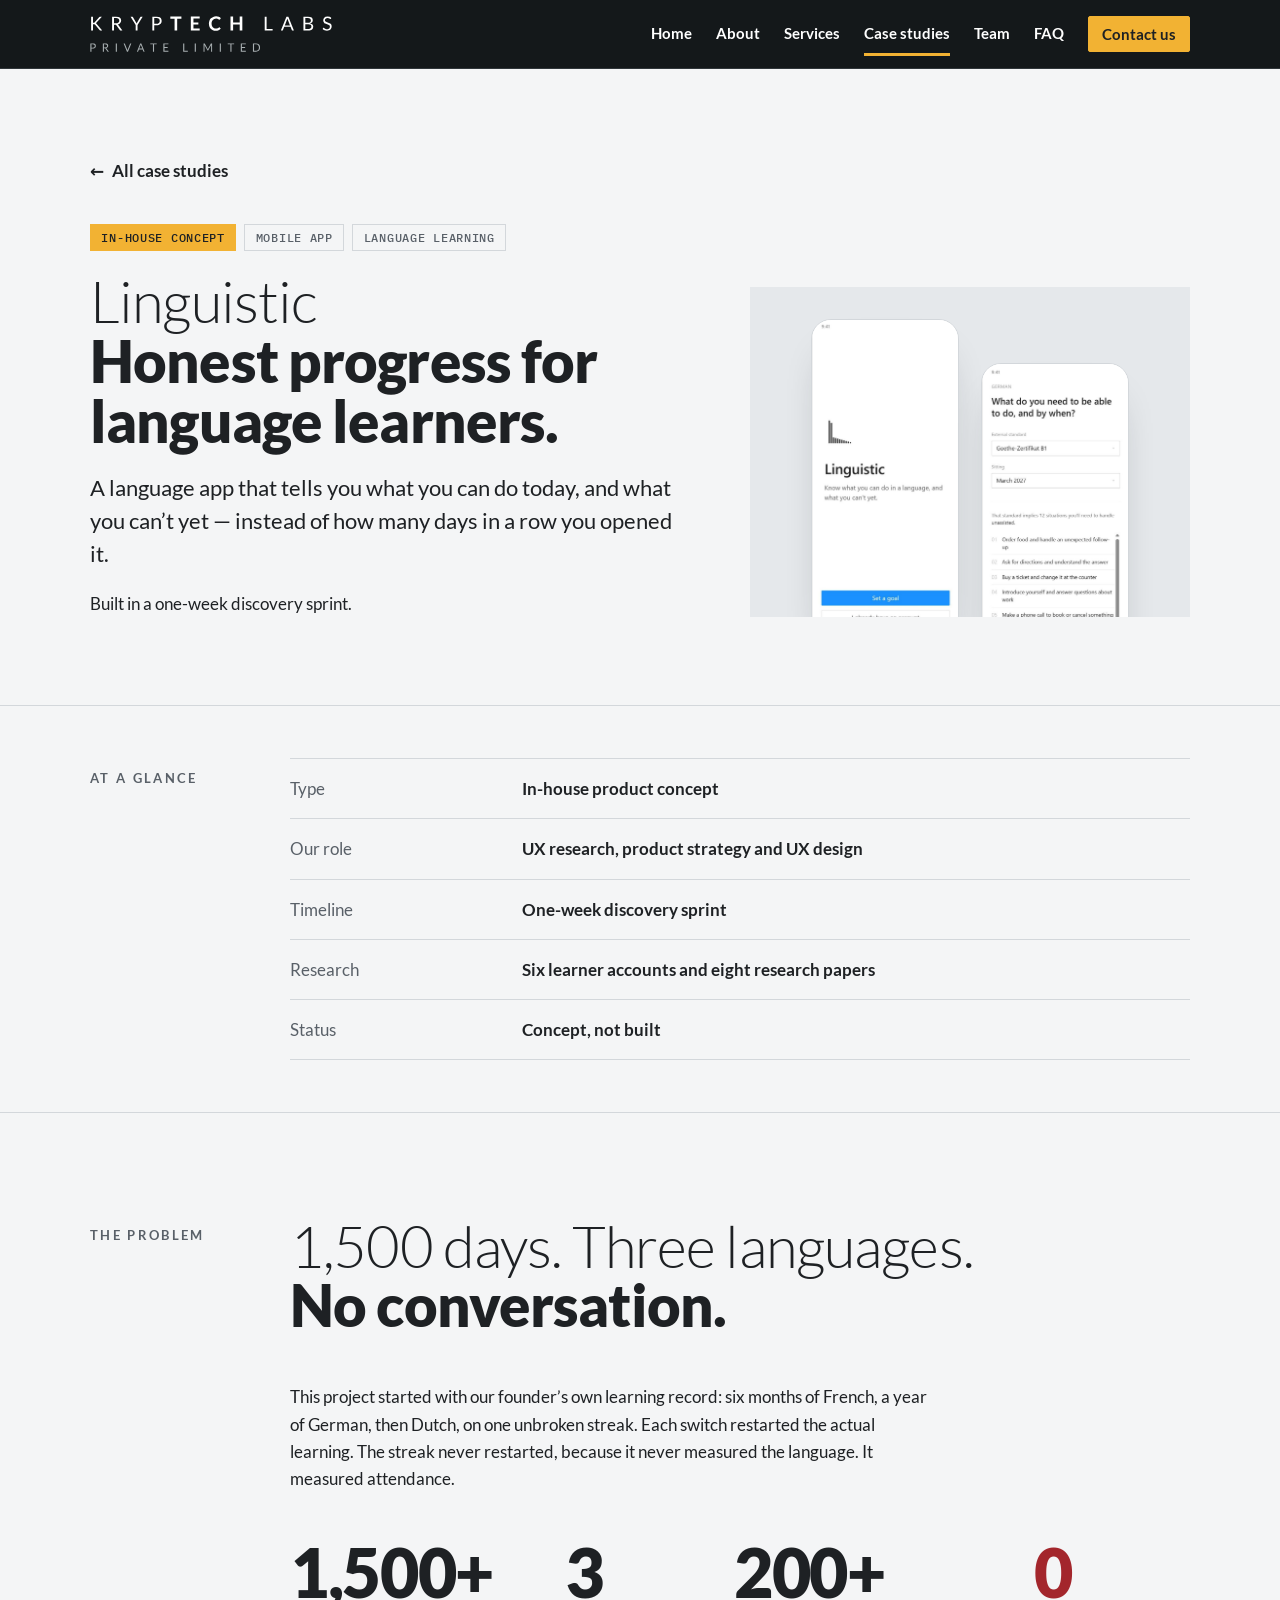
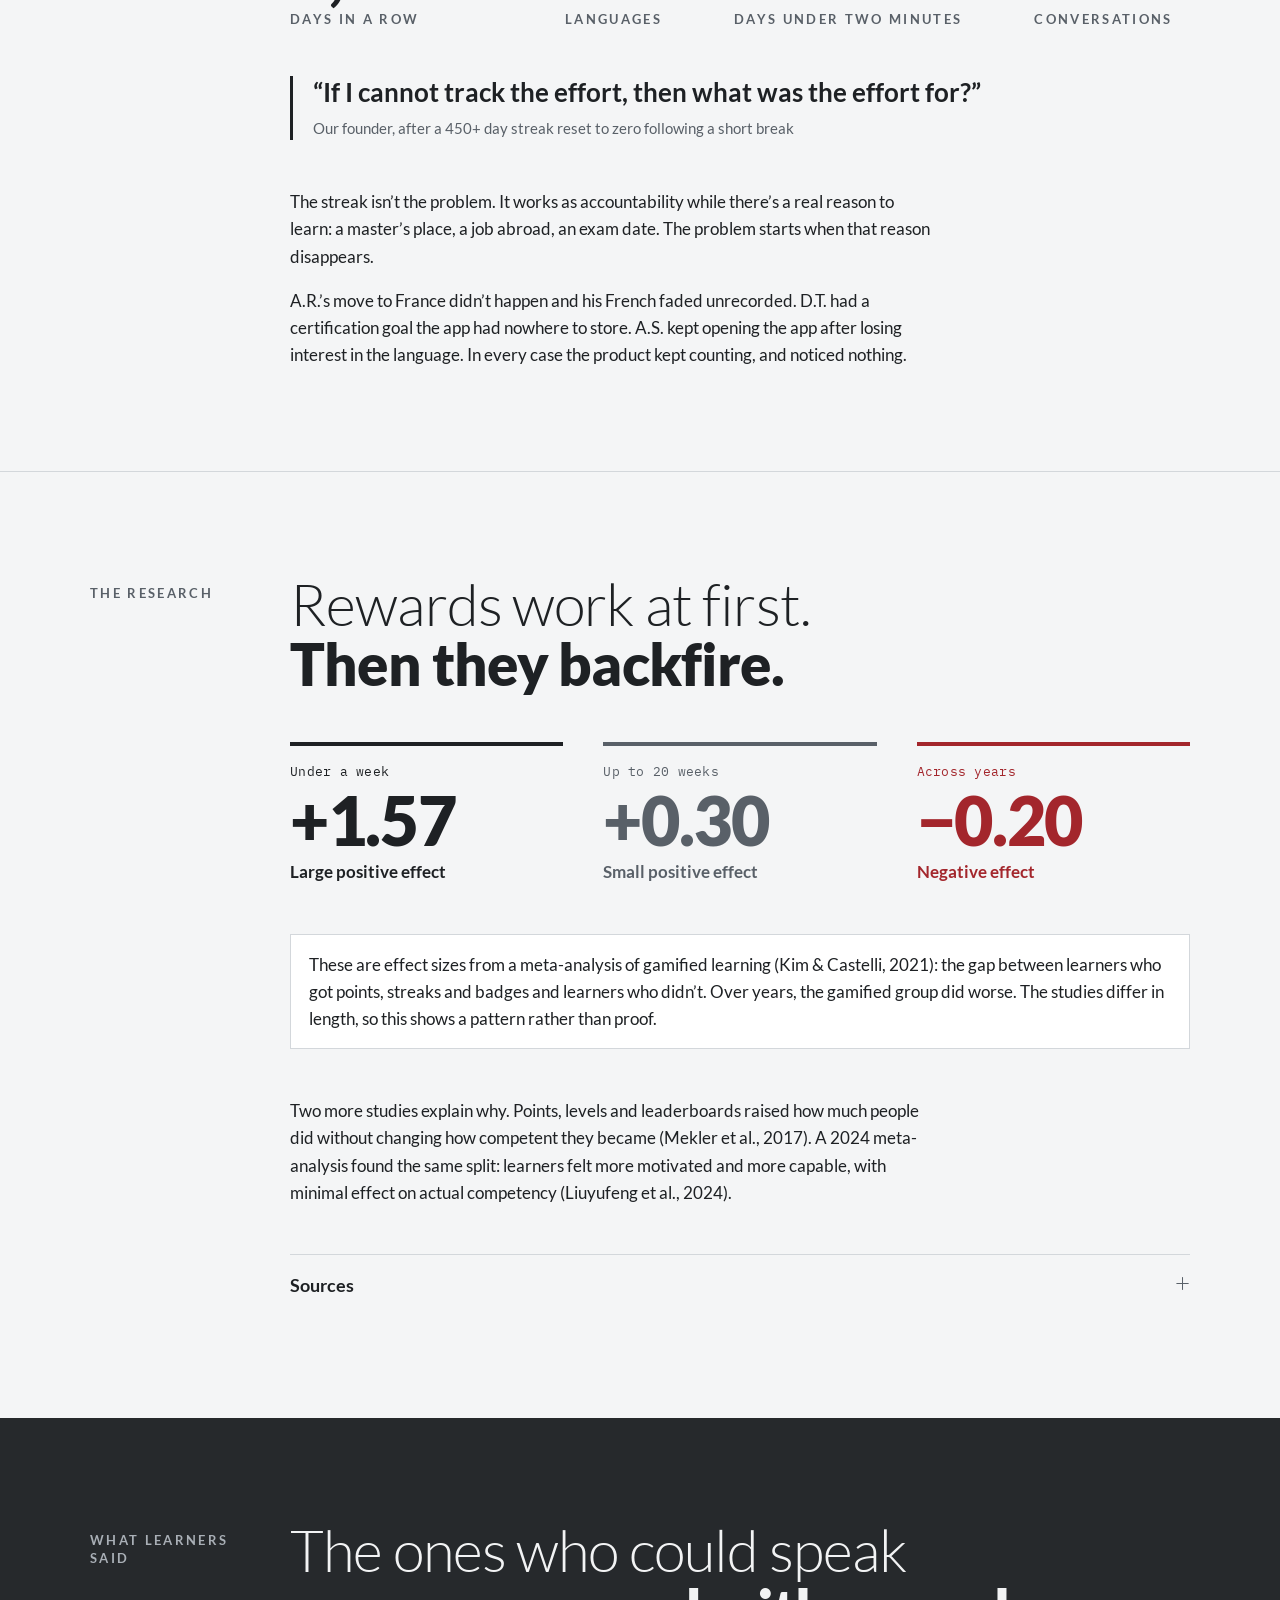
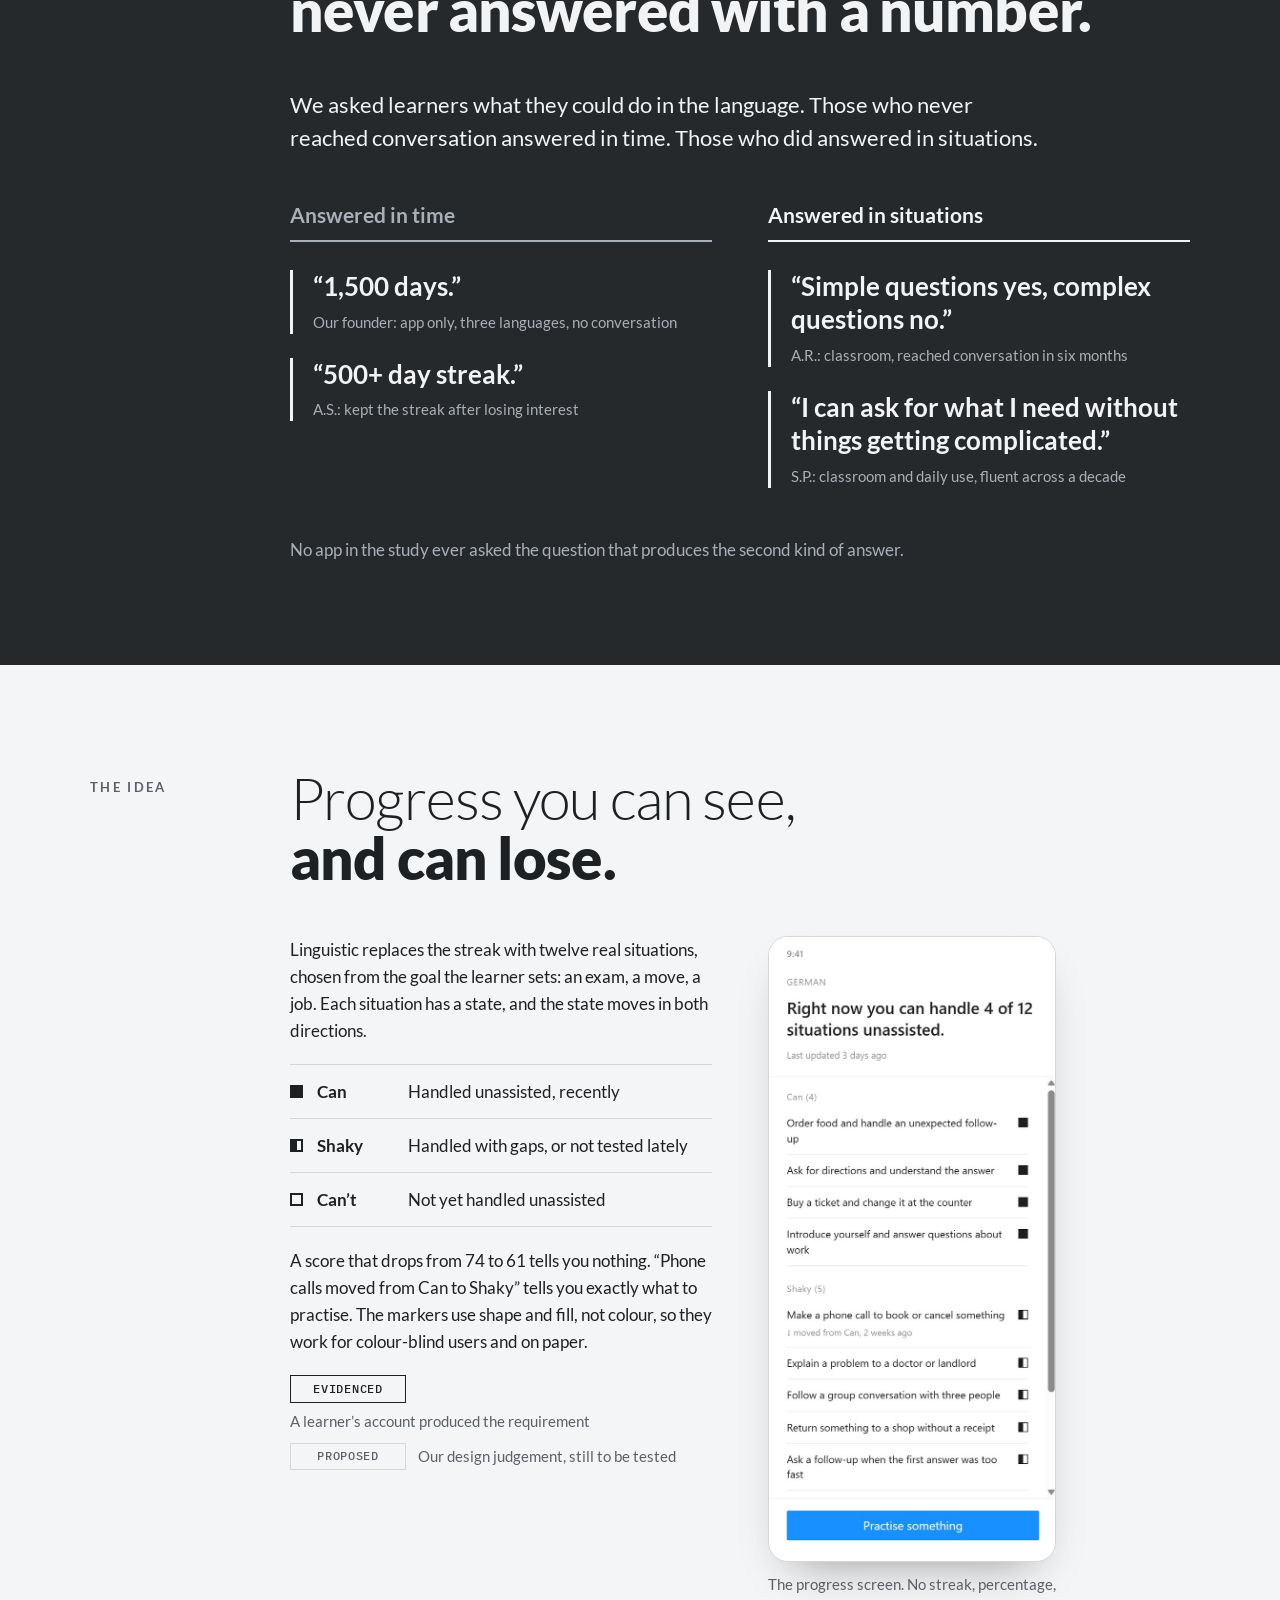
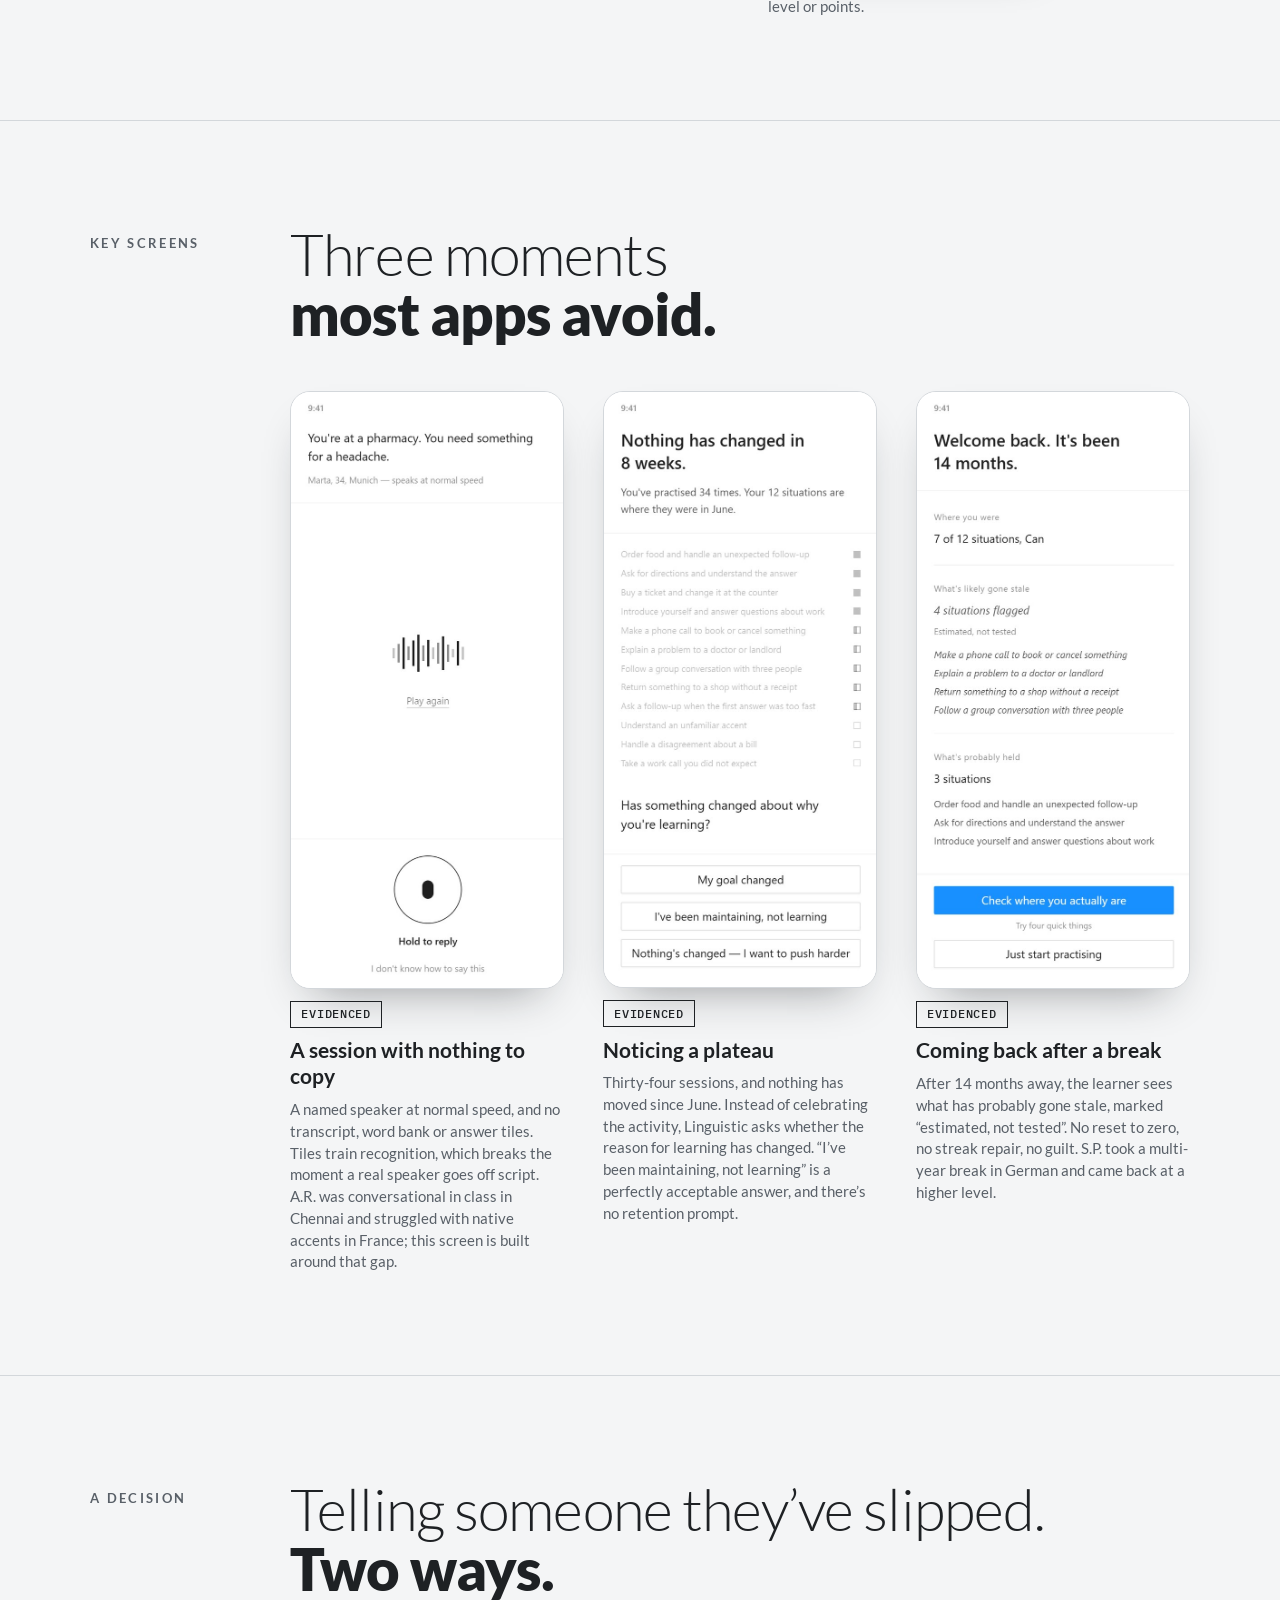
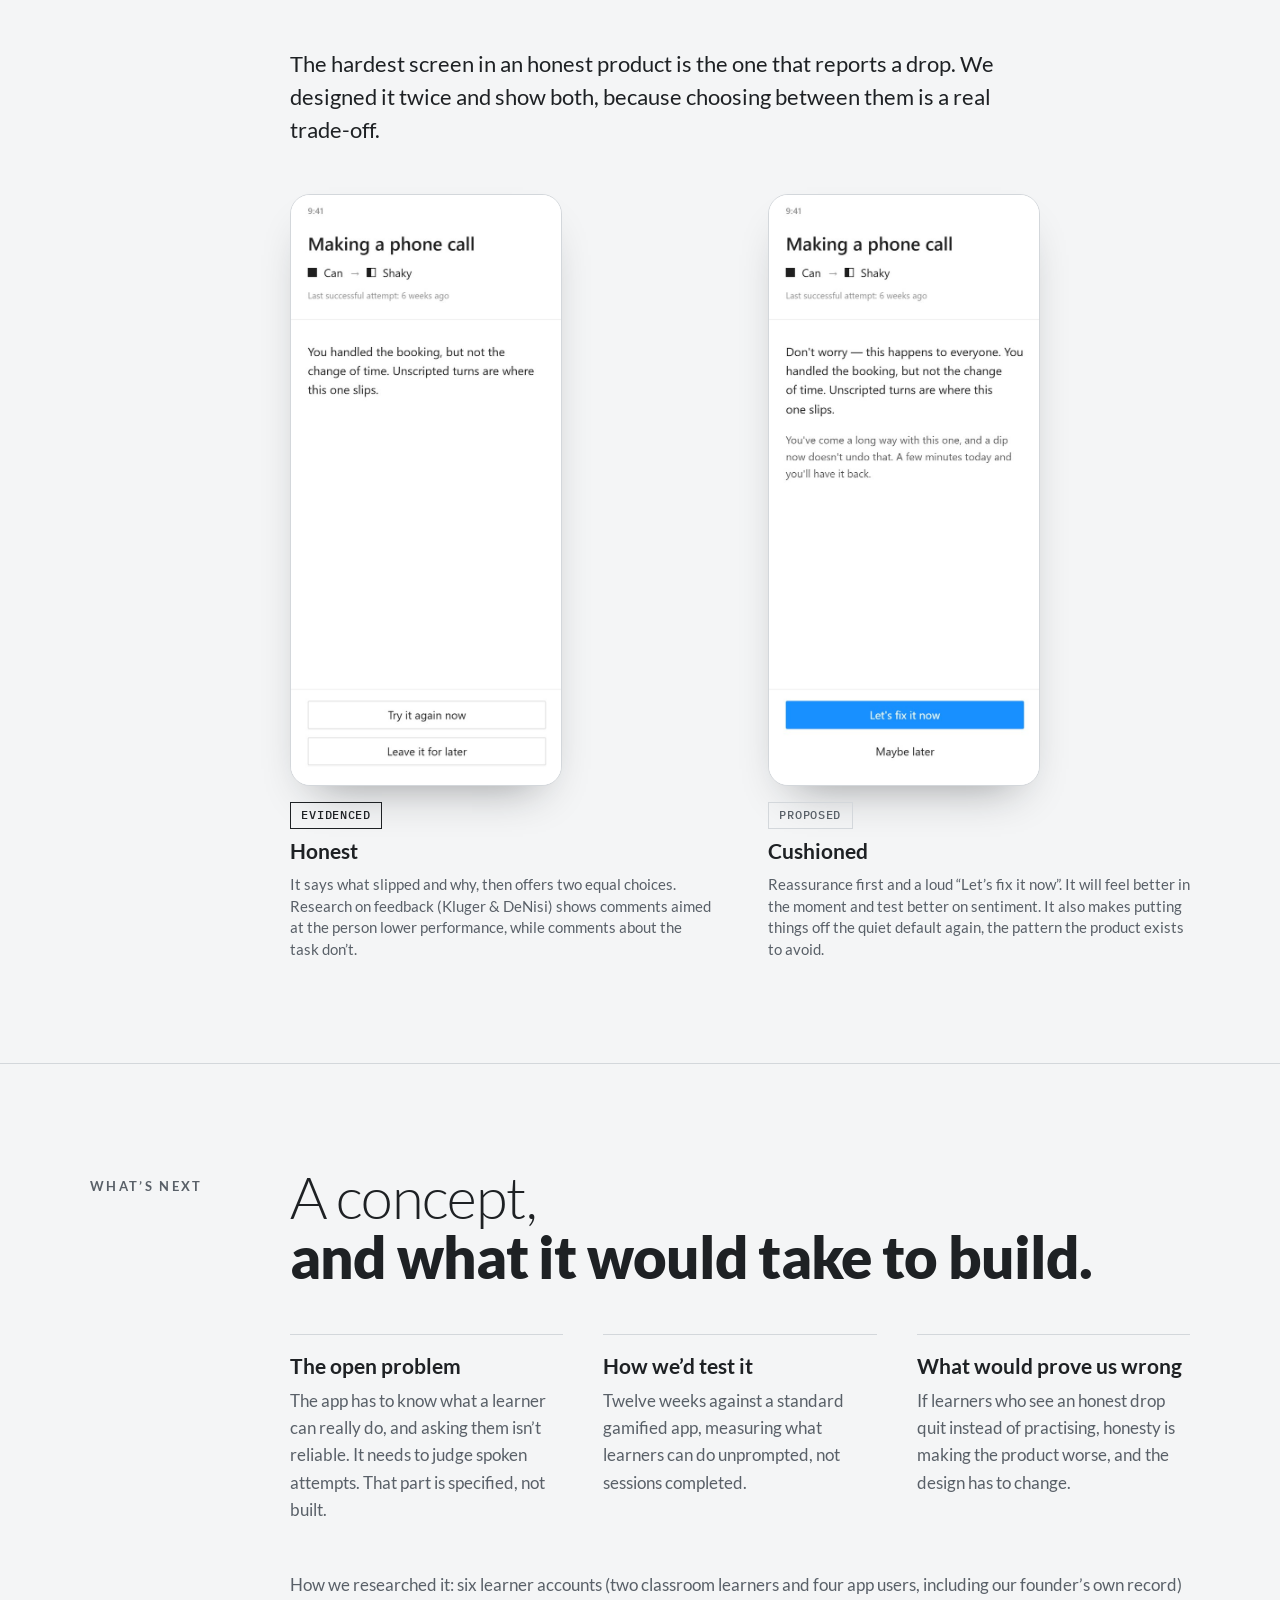
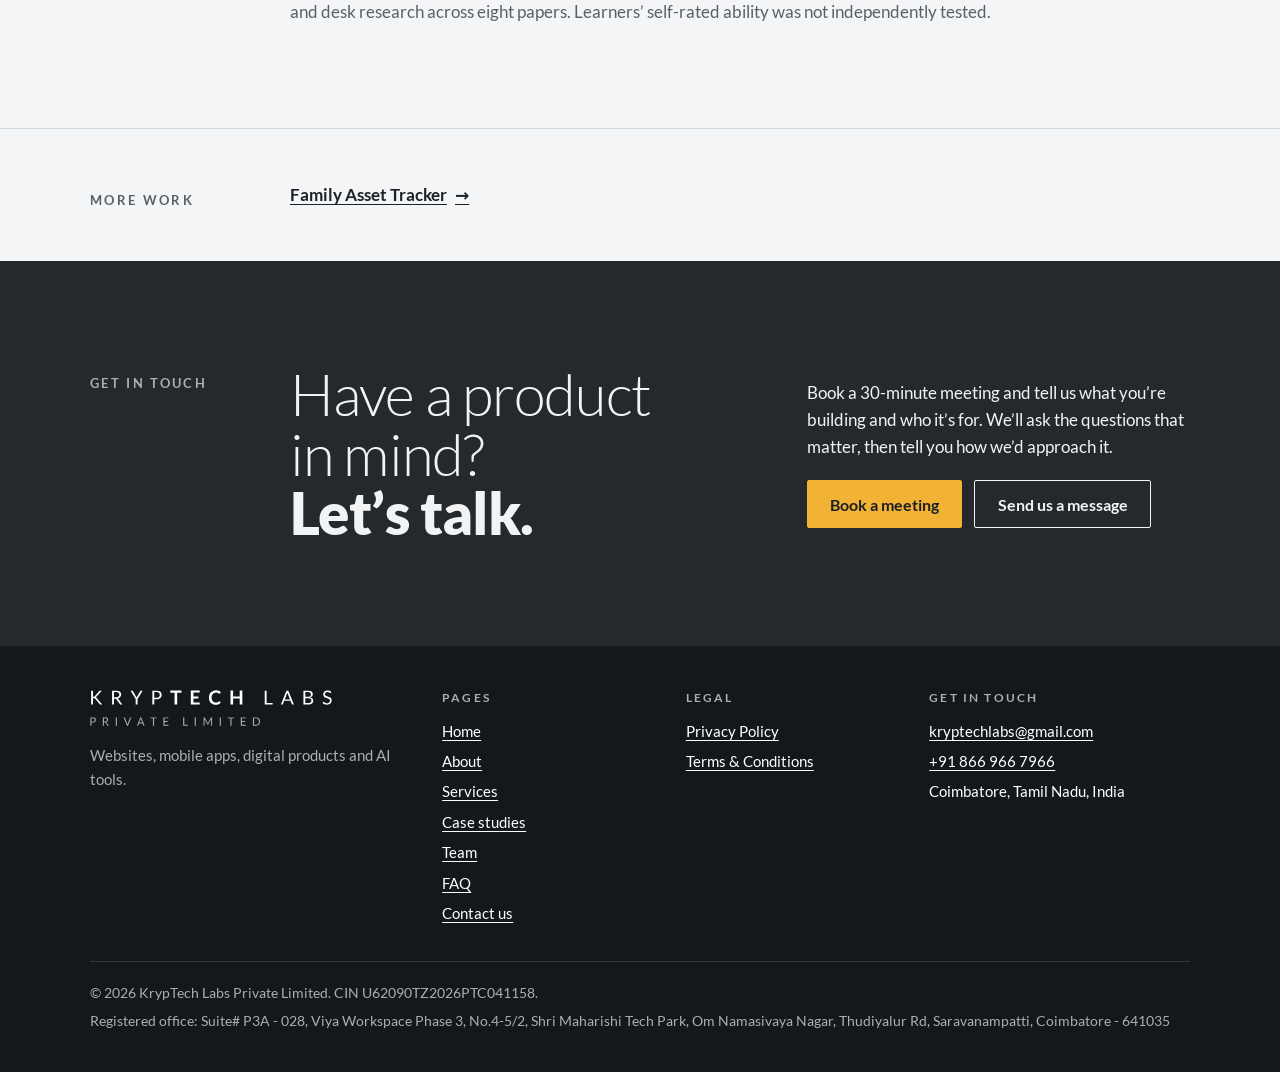
<file: case-study-linguistic.html>
<!doctype html>
<html lang="en">
<head>
<meta charset="utf-8">
<meta name="viewport" content="width=device-width, initial-scale=1, viewport-fit=cover">
<title>Linguistic case study | KrypTech Labs Pvt. Ltd.</title>
<meta name="description" content="Linguistic is a KrypTech Labs product concept: a language app that tells you what you can do today, and what you can't yet. Built in a one-week discovery sprint.">
<meta property="og:type" content="article">
<meta property="og:site_name" content="KrypTech Labs Pvt. Ltd.">
<meta property="og:title" content="Linguistic | KrypTech Labs Pvt. Ltd.">
<meta property="og:description" content="A language app that measures what you can actually do, not how often you show up.">
<meta property="og:image" content="https://kryptechlabs.github.io/assets/img/linguistic-state-view.jpg">
<link rel="canonical" href="https://kryptechlabs.github.io/case-study-linguistic.html">
<meta property="og:url" content="https://kryptechlabs.github.io/case-study-linguistic.html">
<meta property="og:locale" content="en_IN">
<meta name="twitter:card" content="summary">
<meta name="twitter:title" content="Linguistic | KrypTech Labs Pvt. Ltd.">
<meta name="twitter:description" content="A language app that measures what you can actually do, not how often you show up.">
<link rel="apple-touch-icon" href="assets/img/logo-square.png">
<meta name="theme-color" content="#14181a">
<link rel="icon" href="data:image/svg+xml,%3Csvg xmlns='http://www.w3.org/2000/svg' viewBox='-12.9 -94.4 110 110'%3E%3Crect x='-12.9' y='-94.4' width='110' height='110' fill='%2314181A'/%3E%3Cpath fill='%23FFFFFF' d='M21.28 -44.27H25.3Q27.39 -44.27 28.62 -44.79Q29.86 -45.32 30.96 -46.58L57.2 -76.28Q58.41 -77.66 59.53 -78.23Q60.66 -78.81 62.42 -78.81H71.5L41.47 -44.88Q40.31 -43.61 39.29 -42.73Q38.28 -41.85 37.12 -41.30Q38.66 -40.81 39.82 -39.82Q40.97 -38.83 42.24 -37.34L73.59 0.0H64.35Q63.30 0.0 62.59 -0.16Q61.87 -0.33 61.35 -0.60Q60.83 -0.88 60.39 -1.32Q59.95 -1.76 59.51 -2.25L32.28 -33.55Q31.68 -34.21 31.15 -34.67Q30.63 -35.14 29.94 -35.47Q29.26 -35.80 28.35 -35.94Q27.44 -36.08 26.12 -36.08H21.28V0.0H10.67V-78.81H21.28Z'/%3E%3C/svg%3E">

<link rel="preload" href="assets/fonts/lato-900.woff2" as="font" type="font/woff2" crossorigin>
<link rel="stylesheet" href="assets/fonts.css">
<link rel="stylesheet" href="assets/styles.css">
<script>document.documentElement.classList.add('js')</script>
<style>
/* Linguistic case study only. Built on the site tokens, so light and dark themes follow automatically. */
.lx-intro { display: grid; gap: 1.5rem; justify-items: start; }
.lx-hero-facts { width: 100%; }
.lx-danger { color: var(--danger); }

/* Can / Shaky / Can't markers: shape and fill, never colour */
.lx-mk { display: inline-block; width: 0.8rem; height: 0.8rem; border: 2px solid var(--fg); flex: none; }
.lx-mk--can { background: var(--fg); }
.lx-mk--shaky { background: linear-gradient(90deg, var(--fg) 0 50%, transparent 50%); }
.lx-legend { border-bottom: 1px solid var(--line); }
.lx-legend li {
  display: grid; grid-template-columns: 0.8rem 4.75rem minmax(0, 1fr); gap: 0 0.9rem;
  align-items: center; padding-block: 0.8rem; border-top: 1px solid var(--line);
}

/* Effect sizes over time */
.lx-curve { display: grid; gap: 1.75rem 2.5rem; }
@media (min-width: 48em) { .lx-curve { grid-template-columns: repeat(3, minmax(0, 1fr)); } }
.lx-curve > div { display: grid; gap: 0.35rem; align-content: start; border-top: 4px solid currentColor; padding-top: 1rem; }
.lx-curve .mono, .lx-curve .stat__n { color: inherit; }
.lx-curve strong { font-weight: 700; }
.lx-up { color: var(--fg); }
.lx-flat { color: var(--muted); }
.lx-down { color: var(--danger); }

/* Quotes */
.lx-quotes { display: grid; gap: 1.5rem; }
.lx-quote { margin: 0; display: grid; gap: 0.4rem; border-left: 3px solid var(--fg); padding-left: 1.25rem; }
.lx-quote p { font: 700 clamp(1.25rem, 2.2vw, 1.6rem)/1.3 var(--font-display); }
.lx-quote cite { font-style: normal; color: var(--muted); font-size: 0.9375rem; }
.lx-col-head { padding-bottom: 0.75rem; border-bottom: 2px solid var(--fg); margin-bottom: 0.25rem; }
.lx-col-head.is-muted { border-bottom-color: var(--muted); color: var(--muted); }

/* Screens */
.lx-solo { max-width: 18rem; width: 100%; }
.lx-pair .phone { max-width: 17rem; }
.lx-pair .shot { gap: 1rem; }
.shot figcaption .h3 { color: var(--fg); }
.shot figcaption p + p { margin-top: 0.6rem; }
.lx-cap { display: grid; gap: 0.6rem; justify-items: start; }
.chip--evidence { border-color: var(--fg); color: var(--fg); }
.lx-key { display: grid; gap: 0.6rem; }
.lx-key li { display: flex; flex-wrap: wrap; align-items: center; gap: 0.4rem 0.75rem; font-size: 0.9375rem; }
.lx-key .chip { min-width: 7.25rem; text-align: center; }
</style>
</head>
<body>
<a class="skip" href="#main">Skip to content</a>
<header class="site-head on-brand">
  <div class="wrap site-head__in">
    <a class="mark" href="index.html"><img src="assets/img/logo.svg" width="1371" height="204" alt="KrypTech Labs Private Limited, home"></a>
    <button class="btn btn--small menu-btn" type="button" aria-expanded="false" aria-controls="site-nav">Menu</button>
    <nav class="nav" id="site-nav" aria-label="Main"><a href="index.html">Home</a><a href="about.html">About</a><a href="services.html">Services</a><a href="case-studies.html" aria-current="page">Case studies</a><a href="team.html">Team</a><a href="faq.html">FAQ</a><a class="btn btn--primary btn--small" href="contact.html">Contact us</a></nav>
  </div>
</header>
<main id="main">

<!-- Hero -->
<section class="hero">
  <div class="wrap">
    <p><a class="back" href="case-studies.html">All case studies</a></p>
  </div>
  <div class="wrap hero__grid" style="margin-top:clamp(1.5rem,4vw,2.5rem)">
    <div class="hero__copy case__head">
      <div class="chips"><span class="chip chip--status">In-house concept</span><span class="chip">Mobile app</span><span class="chip">Language learning</span></div>
      <h1 class="display display--lg">Linguistic <strong>Honest progress for language learners.</strong></h1>
      <p class="lead">A language app that tells you what you can do today, and what you can&rsquo;t yet &mdash; instead of how many days in a row you opened it.</p>
      <p>Built in a one-week discovery sprint.</p>
    </div>
    <div class="stage">
      <div class="phone"><img src="assets/img/linguistic-start.jpg" alt="Linguistic opening screen with the line: know what you can do in a language, and what you can't yet" width="600" height="1301" decoding="async"></div>
      <div class="phone"><img src="assets/img/linguistic-goal.jpg" alt="Linguistic goal screen asking what you need to be able to do, and by when" width="600" height="1314" decoding="async"></div>
    </div>
  </div>
</section>

<section class="band band--tight band--rule">
  <div class="wrap sec">
    <p class="label">At a glance</p>
    <dl class="facts lx-hero-facts">
      <div><dt>Type</dt><dd>In-house product concept</dd></div>
      <div><dt>Our role</dt><dd>UX research, product strategy and UX design</dd></div>
      <div><dt>Timeline</dt><dd>One-week discovery sprint</dd></div>
      <div><dt>Research</dt><dd>Six learner accounts and eight research papers</dd></div>
      <div><dt>Status</dt><dd>Concept, not built</dd></div>
    </dl>
  </div>
</section>

<!-- Problem -->
<section class="band band--rule">
  <div class="wrap sec">
    <p class="label">The problem</p>
    <div class="sec__body">
      <h2 class="display display--lg">1,500 days. Three languages. <strong>No conversation.</strong></h2>
      <div class="prose">
        <p>This project started with our founder&rsquo;s own learning record: six months of French, a year of German, then Dutch, on one unbroken streak. Each switch restarted the actual learning. The streak never restarted, because it never measured the language. It measured attendance.</p>
      </div>
      <div class="stats">
        <p class="stat"><span class="stat__n">1,500+</span><span class="label">Days in a row</span></p>
        <p class="stat"><span class="stat__n">3</span><span class="label">Languages</span></p>
        <p class="stat"><span class="stat__n">200+</span><span class="label">Days under two minutes</span></p>
        <p class="stat"><span class="stat__n lx-danger">0</span><span class="label">Conversations</span></p>
      </div>
      <blockquote class="lx-quote">
        <p>&ldquo;If I cannot track the effort, then what was the effort for?&rdquo;</p>
        <cite>Our founder, after a 450+ day streak reset to zero following a short break</cite>
      </blockquote>
      <div class="prose">
        <p>The streak isn&rsquo;t the problem. It works as accountability while there&rsquo;s a real reason to learn: a master&rsquo;s place, a job abroad, an exam date. The problem starts when that reason disappears.</p>
        <p>A.R.&rsquo;s move to France didn&rsquo;t happen and his French faded unrecorded. D.T. had a certification goal the app had nowhere to store. A.S. kept opening the app after losing interest in the language. In every case the product kept counting, and noticed nothing.</p>
      </div>
    </div>
  </div>
</section>

<!-- Research -->
<section class="band band--rule">
  <div class="wrap sec">
    <p class="label">The research</p>
    <div class="sec__body">
      <h2 class="display display--lg">Rewards work at first. <strong>Then they backfire.</strong></h2>
      <div class="lx-curve">
        <div class="lx-up"><span class="mono">Under a week</span><span class="stat__n">+1.57</span><strong>Large positive effect</strong></div>
        <div class="lx-flat"><span class="mono">Up to 20 weeks</span><span class="stat__n">+0.30</span><strong>Small positive effect</strong></div>
        <div class="lx-down"><span class="mono">Across years</span><span class="stat__n">&minus;0.20</span><strong>Negative effect</strong></div>
      </div>
      <p class="fit">These are effect sizes from a meta-analysis of gamified learning (Kim &amp; Castelli, 2021): the gap between learners who got points, streaks and badges and learners who didn&rsquo;t. Over years, the gamified group did worse. The studies differ in length, so this shows a pattern rather than proof.</p>
      <div class="prose">
        <p>Two more studies explain why. Points, levels and leaderboards raised how much people did without changing how competent they became (Mekler et al., 2017). A 2024 meta-analysis found the same split: learners felt more motivated and more capable, with minimal effect on actual competency (Liuyufeng et al., 2024).</p>
      </div>
      <details class="faq__item">
        <summary><span>Sources</span></summary>
        <div class="faq__a">
          <ul class="bullets">
            <li>Kim &amp; Castelli (2021). Effects of gamification on behavioral change in education. <a href="https://pmc.ncbi.nlm.nih.gov/articles/PMC8037535" target="_blank" rel="noopener">Read the paper<span class="vh"> (opens in a new tab)</span></a></li>
            <li>Mekler, Br&uuml;hlmann, Tuch &amp; Opwis (2017). Effects of individual gamification elements on intrinsic motivation and performance. <a href="https://www.sciencedirect.com/science/article/abs/pii/S0747563215301229" target="_blank" rel="noopener">Read the paper<span class="vh"> (opens in a new tab)</span></a></li>
            <li>Liuyufeng et al. (2024). Gamification enhances student intrinsic motivation, but minimal impact on competency. <a href="https://link.springer.com/article/10.1007/s11423-023-10337-7" target="_blank" rel="noopener">Read the paper<span class="vh"> (opens in a new tab)</span></a></li>
            <li>Peters, Calvo &amp; Ryan (2018). Designing for motivation, engagement and wellbeing in digital experience. <a href="https://www.frontiersin.org/journals/psychology/articles/10.3389/fpsyg.2018.00797/full" target="_blank" rel="noopener">Read the paper<span class="vh"> (opens in a new tab)</span></a></li>
            <li>Bjork &amp; Bjork (2011). Making things hard on yourself, but in a good way. <a href="https://bjorklab.psych.ucla.edu/wp-content/uploads/sites/13/2016/04/EBjork_RBjork_2011.pdf" target="_blank" rel="noopener">Read the paper<span class="vh"> (opens in a new tab)</span></a></li>
            <li>Kluger &amp; DeNisi (1996). The effects of feedback interventions on performance. <a href="https://doi.org/10.1037/0033-2909.119.2.254" target="_blank" rel="noopener">Read the paper<span class="vh"> (opens in a new tab)</span></a></li>
          </ul>
        </div>
      </details>
    </div>
  </div>
</section>

<!-- Learners -->
<section class="band band--ink">
  <div class="wrap sec">
    <p class="label">What learners said</p>
    <div class="sec__body">
      <h2 class="display display--lg">The ones who could speak <strong>never answered with a number.</strong></h2>
      <p class="lead">We asked learners what they could do in the language. Those who never reached conversation answered in time. Those who did answered in situations.</p>
      <div class="split">
        <div class="lx-quotes">
          <h3 class="h3 lx-col-head is-muted">Answered in time</h3>
          <blockquote class="lx-quote"><p>&ldquo;1,500 days.&rdquo;</p><cite>Our founder: app only, three languages, no conversation</cite></blockquote>
          <blockquote class="lx-quote"><p>&ldquo;500+ day streak.&rdquo;</p><cite>A.S.: kept the streak after losing interest</cite></blockquote>
        </div>
        <div class="lx-quotes">
          <h3 class="h3 lx-col-head">Answered in situations</h3>
          <blockquote class="lx-quote"><p>&ldquo;Simple questions yes, complex questions no.&rdquo;</p><cite>A.R.: classroom, reached conversation in six months</cite></blockquote>
          <blockquote class="lx-quote"><p>&ldquo;I can ask for what I need without things getting complicated.&rdquo;</p><cite>S.P.: classroom and daily use, fluent across a decade</cite></blockquote>
        </div>
      </div>
      <p class="muted">No app in the study ever asked the question that produces the second kind of answer.</p>
    </div>
  </div>
</section>

<!-- Idea -->
<section class="band">
  <div class="wrap sec">
    <p class="label">The idea</p>
    <div class="sec__body">
      <h2 class="display display--lg">Progress you can see, <strong>and can lose.</strong></h2>
      <div class="split">
        <div class="stack">
          <p>Linguistic replaces the streak with twelve real situations, chosen from the goal the learner sets: an exam, a move, a job. Each situation has a state, and the state moves in both directions.</p>
          <ul class="lx-legend" style="width:100%">
            <li><span class="lx-mk lx-mk--can" aria-hidden="true"></span><strong>Can</strong><span>Handled unassisted, recently</span></li>
            <li><span class="lx-mk lx-mk--shaky" aria-hidden="true"></span><strong>Shaky</strong><span>Handled with gaps, or not tested lately</span></li>
            <li><span class="lx-mk" aria-hidden="true"></span><strong>Can&rsquo;t</strong><span>Not yet handled unassisted</span></li>
          </ul>
          <p>A score that drops from 74 to 61 tells you nothing. &ldquo;Phone calls moved from Can to Shaky&rdquo; tells you exactly what to practise. The markers use shape and fill, not colour, so they work for colour-blind users and on paper.</p>
          <ul class="lx-key">
            <li><span class="chip chip--evidence">Evidenced</span><span class="muted">A learner&rsquo;s account produced the requirement</span></li>
            <li><span class="chip">Proposed</span><span class="muted">Our design judgement, still to be tested</span></li>
          </ul>
        </div>
        <figure class="shot lx-solo">
          <div class="phone"><img src="assets/img/linguistic-state-view.jpg" width="600" height="1311" loading="lazy" decoding="async" alt="Progress screen. Headline: Right now you can handle 4 of 12 situations unassisted. Four situations are marked Can and five Shaky. Make a phone call is marked Shaky, with the note: moved from Can, 2 weeks ago. No streak, score or level is shown."></div>
          <figcaption>The progress screen. No streak, percentage, level or points.</figcaption>
        </figure>
      </div>
    </div>
  </div>
</section>

<!-- Screens -->
<section class="band band--rule">
  <div class="wrap sec">
    <p class="label">Key screens</p>
    <div class="sec__body">
      <h2 class="display display--lg">Three moments <strong>most apps avoid.</strong></h2>
      <div class="shots">
        <figure class="shot">
          <div class="phone"><img src="assets/img/linguistic-session.jpg" width="600" height="1311" loading="lazy" decoding="async" alt="Practice screen. Prompt: You're at a pharmacy. You need something for a headache. Speaker: Marta, 34, Munich, normal speed. The middle shows only an audio waveform and Play again. Below: Hold to reply, and I don't know how to say this. No text, word bank or answer options."></div>
          <figcaption class="lx-cap">
            <span class="chip chip--evidence">Evidenced</span>
            <h3 class="h3">A session with nothing to copy</h3>
            <p>A named speaker at normal speed, and no transcript, word bank or answer tiles. Tiles train recognition, which breaks the moment a real speaker goes off script. A.R. was conversational in class in Chennai and struggled with native accents in France; this screen is built around that gap.</p>
          </figcaption>
        </figure>
        <figure class="shot">
          <div class="phone"><img src="assets/img/linguistic-plateau.jpg" width="600" height="1309" loading="lazy" decoding="async" alt="Plateau screen. Headline: Nothing has changed in 8 weeks. You've practised 34 times; your 12 situations are where they were in June. Question: Has something changed about why you're learning? Answers: My goal changed; I've been maintaining, not learning; Nothing's changed, I want to push harder."></div>
          <figcaption class="lx-cap">
            <span class="chip chip--evidence">Evidenced</span>
            <h3 class="h3">Noticing a plateau</h3>
            <p>Thirty-four sessions, and nothing has moved since June. Instead of celebrating the activity, Linguistic asks whether the reason for learning has changed. &ldquo;I&rsquo;ve been maintaining, not learning&rdquo; is a perfectly acceptable answer, and there&rsquo;s no retention prompt.</p>
          </figcaption>
        </figure>
        <figure class="shot">
          <div class="phone"><img src="assets/img/linguistic-re-entry.jpg" width="600" height="1311" loading="lazy" decoding="async" alt="Return screen. Headline: Welcome back. It's been 14 months. Where you were: 7 of 12 situations, Can. What's likely gone stale: 4 situations flagged, estimated, not tested. What's probably held: 3 situations. Buttons: Check where you actually are, and Just start practising."></div>
          <figcaption class="lx-cap">
            <span class="chip chip--evidence">Evidenced</span>
            <h3 class="h3">Coming back after a break</h3>
            <p>After 14 months away, the learner sees what has probably gone stale, marked &ldquo;estimated, not tested&rdquo;. No reset to zero, no streak repair, no guilt. S.P. took a multi-year break in German and came back at a higher level.</p>
          </figcaption>
        </figure>
      </div>
    </div>
  </div>
</section>

<!-- Honest vs cushioned -->
<section class="band band--rule">
  <div class="wrap sec">
    <p class="label">A decision</p>
    <div class="sec__body">
      <h2 class="display display--lg">Telling someone they&rsquo;ve slipped. <strong>Two ways.</strong></h2>
      <p class="lead">The hardest screen in an honest product is the one that reports a drop. We designed it twice and show both, because choosing between them is a real trade-off.</p>
      <div class="split lx-pair">
        <figure class="shot">
          <div class="phone"><img src="assets/img/linguistic-decrease-honest.jpg" width="600" height="1311" loading="lazy" decoding="async" alt="Honest version. Making a phone call, Can to Shaky, last successful attempt 6 weeks ago. Text: You handled the booking, but not the change of time. Unscripted turns are where this one slips. Two equal buttons: Try it again now, and Leave it for later."></div>
          <figcaption class="lx-cap">
            <span class="chip chip--evidence">Evidenced</span>
            <h3 class="h3">Honest</h3>
            <p>It says what slipped and why, then offers two equal choices. Research on feedback (Kluger &amp; DeNisi) shows comments aimed at the person lower performance, while comments about the task don&rsquo;t.</p>
          </figcaption>
        </figure>
        <figure class="shot">
          <div class="phone"><img src="assets/img/linguistic-decrease-cushioned.jpg" width="600" height="1311" loading="lazy" decoding="async" alt="Cushioned version of the same screen. Adds: Don't worry, this happens to everyone, and You've come a long way with this one. Primary button: Let's fix it now. Secondary text link: Maybe later."></div>
          <figcaption class="lx-cap">
            <span class="chip">Proposed</span>
            <h3 class="h3">Cushioned</h3>
            <p>Reassurance first and a loud &ldquo;Let&rsquo;s fix it now&rdquo;. It will feel better in the moment and test better on sentiment. It also makes putting things off the quiet default again, the pattern the product exists to avoid.</p>
          </figcaption>
        </figure>
      </div>
    </div>
  </div>
</section>

<!-- Next -->
<section class="band band--rule">
  <div class="wrap sec">
    <p class="label">What&rsquo;s next</p>
    <div class="sec__body">
      <h2 class="display display--lg">A concept, <strong>and what it would take to build.</strong></h2>
      <div class="trio">
        <div><h3 class="h3">The open problem</h3><p>The app has to know what a learner can really do, and asking them isn&rsquo;t reliable. It needs to judge spoken attempts. That part is specified, not built.</p></div>
        <div><h3 class="h3">How we&rsquo;d test it</h3><p>Twelve weeks against a standard gamified app, measuring what learners can do unprompted, not sessions completed.</p></div>
        <div><h3 class="h3">What would prove us wrong</h3><p>If learners who see an honest drop quit instead of practising, honesty is making the product worse, and the design has to change.</p></div>
      </div>
      <p class="muted">How we researched it: six learner accounts (two classroom learners and four app users, including our founder&rsquo;s own record) and desk research across eight papers. Learners&rsquo; self-rated ability was not independently tested.</p>
    </div>
  </div>
</section>

<section class="band band--tight band--rule">
  <div class="wrap sec">
    <p class="label">More work</p>
    <p><a class="arrow-link" href="case-study-family-asset-tracker.html">Family Asset Tracker</a></p>
  </div>
</section>
<!-- CTA -->
<section class="band band--ink">
  <div class="wrap sec">
    <p class="label">Get in touch</p>
    <div class="cta">
      <h2 class="display display--lg">Have a product in mind? <strong>Let&rsquo;s talk.</strong></h2>
      <div class="cta__side">
        <p>Book a 30-minute meeting and tell us what you&rsquo;re building and who it&rsquo;s for. We&rsquo;ll ask the questions that matter, then tell you how we&rsquo;d approach it.</p>
        <div class="btn-row">
          <a class="btn btn--primary" href="https://cal.com/kryptech-labs/30min?user=kryptech-labs&amp;overlayCalendar=true" target="_blank" rel="noopener">Book a meeting<span class="vh"> (opens the booking page in a new tab)</span></a>
          <a class="btn" href="contact.html">Send us a message</a>
        </div>
      </div>
    </div>
  </div>
</section>

</main>
<footer class="site-foot on-brand">
  <div class="wrap">
    <div class="site-foot__in">
      <div>
        <a class="mark" href="index.html"><img src="assets/img/logo.svg" width="1371" height="204" alt="KrypTech Labs Private Limited, home"></a>
        <p class="muted">Websites, mobile apps, digital products and AI tools.</p>
      </div>
      <nav aria-label="Pages">
        <h2>Pages</h2>
        <ul>
          <li><a href="index.html">Home</a></li>
          <li><a href="about.html">About</a></li>
          <li><a href="services.html">Services</a></li>
          <li><a href="case-studies.html">Case studies</a></li>
          <li><a href="team.html">Team</a></li>
          <li><a href="faq.html">FAQ</a></li>
          <li><a href="contact.html">Contact us</a></li>
        </ul>
      </nav>
      <nav aria-label="Legal">
        <h2>Legal</h2>
        <ul>
          <li><a href="privacy-policy.html">Privacy Policy</a></li>
          <li><a href="terms.html">Terms &amp; Conditions</a></li>
        </ul>
      </nav>
      <div>
        <h2>Get in touch</h2>
        <ul>
          <li><a href="mailto:kryptechlabs@gmail.com">kryptechlabs@gmail.com</a></li>
          <li><a href="tel:+918669667966">+91 866 966 7966</a></li>
          <li>Coimbatore, Tamil Nadu, India</li>
        </ul>
      </div>
    </div>
    <div class="site-foot__legal"><p>&copy; 2026 KrypTech Labs Private Limited. CIN U62090TZ2026PTC041158.</p><p>Registered office: Suite# P3A - 028, Viya Workspace Phase 3, No.4-5/2, Shri Maharishi Tech Park, Om Namasivaya Nagar, Thudiyalur Rd, Saravanampatti, Coimbatore - 641035</p></div>
  </div>
</footer>
<script src="assets/site.js" defer></script>
</body>
</html>
</file>
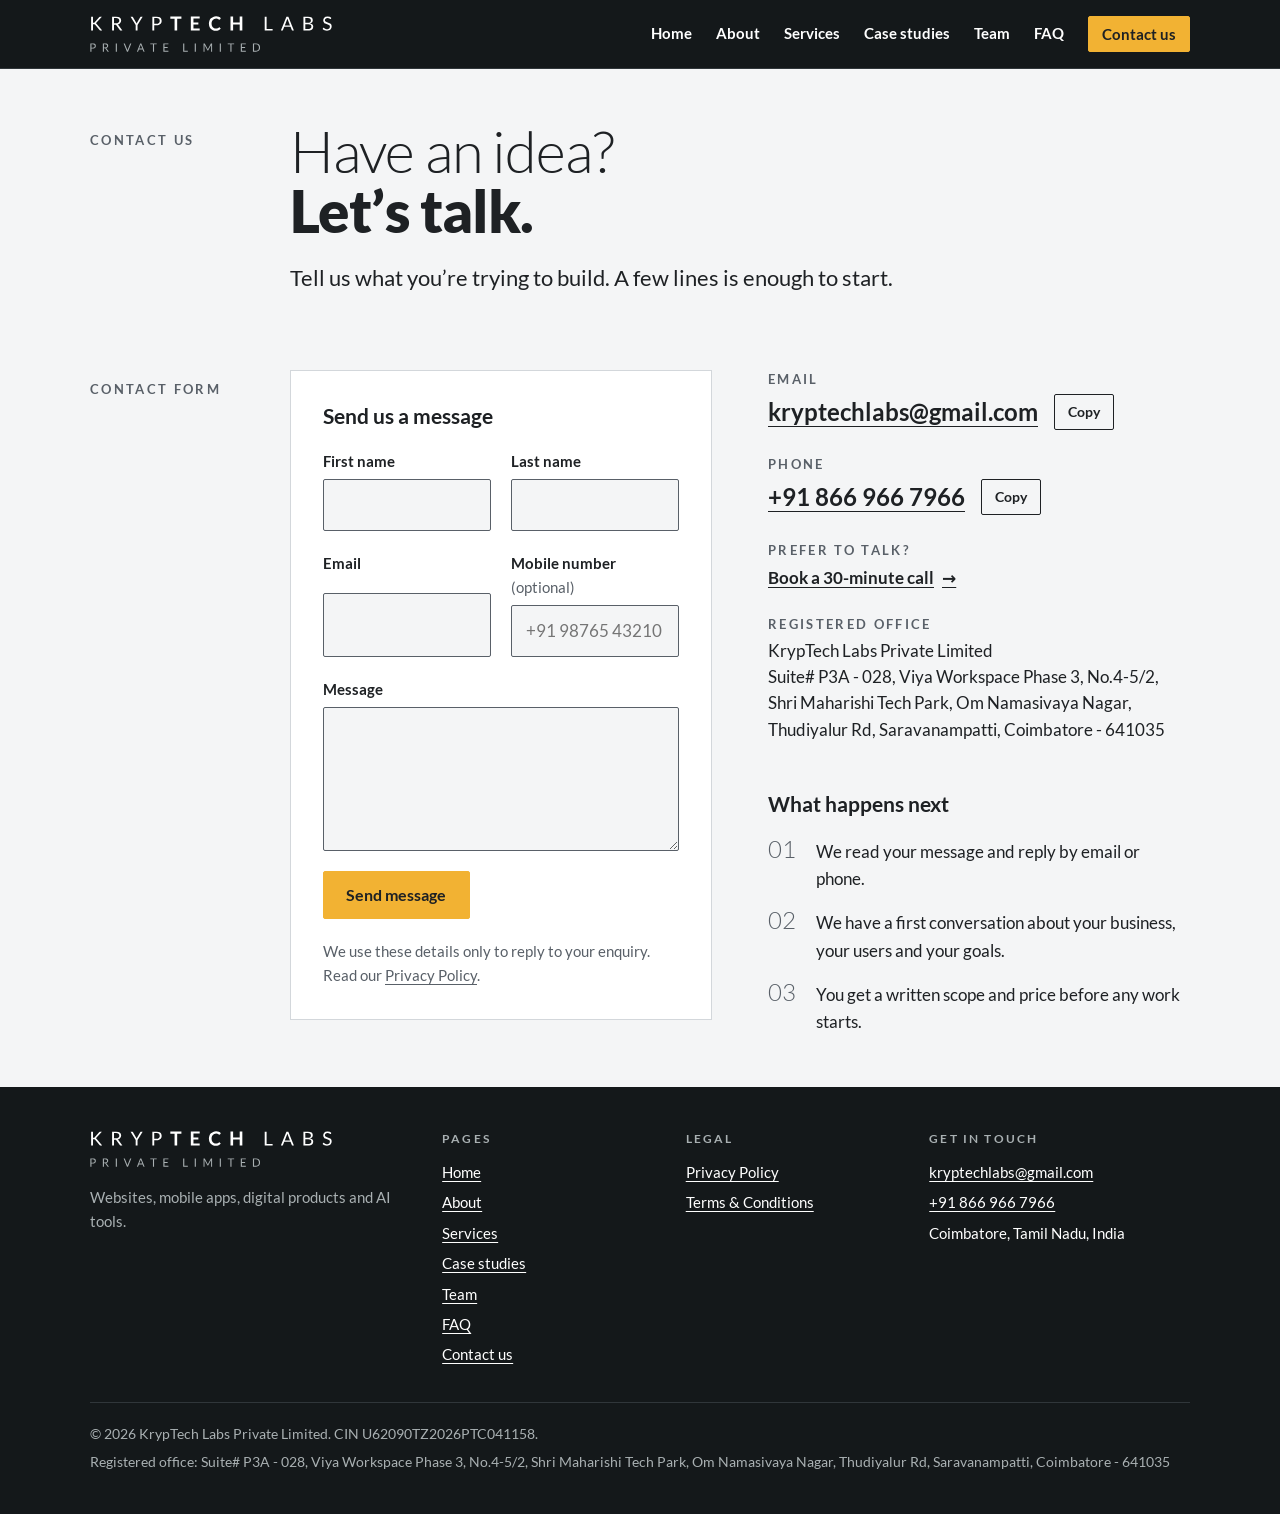
<file: contact.html>
<!doctype html>
<html lang="en">
<head>
<meta charset="utf-8">
<meta name="viewport" content="width=device-width, initial-scale=1, viewport-fit=cover">
<title>Contact us | KrypTech Labs Pvt. Ltd.</title>
<meta name="description" content="Send KrypTech Labs a message, email us, call us or book a 30-minute call.">
<meta property="og:type" content="website">
<meta property="og:site_name" content="KrypTech Labs Pvt. Ltd.">
<meta property="og:title" content="Contact us | KrypTech Labs Pvt. Ltd.">
<meta property="og:description" content="Send KrypTech Labs a message, email us, call us or book a 30-minute call.">
<link rel="canonical" href="https://kryptechlabs.github.io/contact.html">
<meta property="og:url" content="https://kryptechlabs.github.io/contact.html">
<meta property="og:locale" content="en_IN">
<meta property="og:image" content="https://kryptechlabs.github.io/assets/img/share-card.jpg">
<meta property="og:image:type" content="image/jpeg">
<meta property="og:image:width" content="1200">
<meta property="og:image:height" content="630">
<meta property="og:image:alt" content="KrypTech Labs Pvt. Ltd.: websites, mobile apps, digital products and AI tools">
<meta name="twitter:card" content="summary_large_image">
<meta name="twitter:title" content="Contact us | KrypTech Labs Pvt. Ltd.">
<meta name="twitter:description" content="Send KrypTech Labs a message, email us, call us or book a 30-minute call.">
<link rel="apple-touch-icon" href="assets/img/logo-square.png">
<meta name="theme-color" content="#14181a">
<link rel="icon" href="data:image/svg+xml,%3Csvg xmlns='http://www.w3.org/2000/svg' viewBox='-12.9 -94.4 110 110'%3E%3Crect x='-12.9' y='-94.4' width='110' height='110' fill='%2314181A'/%3E%3Cpath fill='%23FFFFFF' d='M21.28 -44.27H25.3Q27.39 -44.27 28.62 -44.79Q29.86 -45.32 30.96 -46.58L57.2 -76.28Q58.41 -77.66 59.53 -78.23Q60.66 -78.81 62.42 -78.81H71.5L41.47 -44.88Q40.31 -43.61 39.29 -42.73Q38.28 -41.85 37.12 -41.30Q38.66 -40.81 39.82 -39.82Q40.97 -38.83 42.24 -37.34L73.59 0.0H64.35Q63.30 0.0 62.59 -0.16Q61.87 -0.33 61.35 -0.60Q60.83 -0.88 60.39 -1.32Q59.95 -1.76 59.51 -2.25L32.28 -33.55Q31.68 -34.21 31.15 -34.67Q30.63 -35.14 29.94 -35.47Q29.26 -35.80 28.35 -35.94Q27.44 -36.08 26.12 -36.08H21.28V0.0H10.67V-78.81H21.28Z'/%3E%3C/svg%3E">

<link rel="preload" href="assets/fonts/lato-900.woff2" as="font" type="font/woff2" crossorigin>
<link rel="stylesheet" href="assets/fonts.css">
<link rel="stylesheet" href="assets/styles.css">
<script>document.documentElement.classList.add('js')</script>
</head>
<body>
<a class="skip" href="#main">Skip to content</a>
<header class="site-head on-brand">
  <div class="wrap site-head__in">
    <a class="mark" href="index.html"><img src="assets/img/logo.svg" width="1371" height="204" alt="KrypTech Labs Private Limited, home"></a>
    <button class="btn btn--small menu-btn" type="button" aria-expanded="false" aria-controls="site-nav">Menu</button>
    <nav class="nav" id="site-nav" aria-label="Main"><a href="index.html">Home</a><a href="about.html">About</a><a href="services.html">Services</a><a href="case-studies.html">Case studies</a><a href="team.html">Team</a><a href="faq.html">FAQ</a><a class="btn btn--primary btn--small" href="contact.html" aria-current="page">Contact us</a></nav>
  </div>
</header>
<main id="main">
<section class="page-hero page-hero--compact">
  <div class="wrap sec">
    <p class="label">Contact us</p>
    <div class="stack">
      
      <h1 class="display display--lg">Have an idea? <strong>Let&rsquo;s talk.</strong></h1>
      <p class="lead">Tell us what you&rsquo;re trying to build. A few lines is enough to start.</p>
    </div>
  </div>
</section>

<section class="band band--tight">
  <div class="wrap sec">
    <p class="label">Contact form</p>
    <div class="split">
      <form class="form" id="contact-form" novalidate data-email="kryptechlabs@gmail.com" data-access-key="678c8316-bbb5-4d3b-a012-cc8a6d056b09" data-thanks="thank-you.html">
        <h2 class="h3">Send us a message</h2>
        <div class="form__pair">
          <div class="field">
            <label for="cf-first">First name</label>
            
            <input id="cf-first" name="first_name" type="text" autocomplete="given-name" required aria-describedby="cf-first-err">
            <p class="field__err" id="cf-first-err" hidden></p>
          </div>
          <div class="field">
            <label for="cf-last">Last name</label>
            
            <input id="cf-last" name="last_name" type="text" autocomplete="family-name" required aria-describedby="cf-last-err">
            <p class="field__err" id="cf-last-err" hidden></p>
          </div>
        </div>
        <div class="form__pair">
          <div class="field">
            <label for="cf-email">Email</label>
            
            <input id="cf-email" name="email" type="email" autocomplete="email" required aria-describedby="cf-email-err" inputmode="email">
            <p class="field__err" id="cf-email-err" hidden></p>
          </div>
          <div class="field">
            <label for="cf-mobile">Mobile number <span class="opt">(optional)</span></label>
            
            <input id="cf-mobile" name="mobile" type="tel" autocomplete="tel" aria-describedby="cf-mobile-err" inputmode="tel" placeholder="+91 98765 43210">
            <p class="field__err" id="cf-mobile-err" hidden></p>
          </div>
        </div>
        <div class="field">
            <label for="cf-message">Message</label>
            
            <textarea id="cf-message" name="message" required aria-describedby="cf-message-err"></textarea>
            <p class="field__err" id="cf-message-err" hidden></p>
          </div>
        <input class="hp" type="checkbox" name="botcheck" id="cf-botcheck" tabindex="-1" autocomplete="off" aria-hidden="true">
        <div class="btn-row"><button class="btn btn--primary" type="submit">Send message</button></div>
        <p class="form__note">We use these details only to reply to your enquiry. Read our <a href="privacy-policy.html">Privacy Policy</a>.</p>
        <div class="form__result" id="form-result" tabindex="-1" role="status" hidden></div>
      </form>

      <div class="sec__body">
        <div class="contact-list">
          <div class="contact-item">
            <p class="label">Email</p>
            <div class="contact-item__row">
              <a class="contact-item__v" id="c-email" href="mailto:kryptechlabs@gmail.com">kryptechlabs@gmail.com</a>
              <button class="btn btn--small" type="button" data-copy="kryptechlabs@gmail.com" data-copy-target="c-email">Copy</button>
            </div>
          </div>
          <div class="contact-item">
            <p class="label">Phone</p>
            <div class="contact-item__row">
              <a class="contact-item__v" id="c-phone" href="tel:+918669667966">+91 866 966 7966</a>
              <button class="btn btn--small" type="button" data-copy="+91 866 966 7966" data-copy-target="c-phone">Copy</button>
            </div>
          </div>
          <div class="contact-item">
            <p class="label">Prefer to talk?</p>
            <a class="arrow-link" href="https://cal.com/kryptech-labs/30min?user=kryptech-labs&amp;overlayCalendar=true" target="_blank" rel="noopener">Book a 30-minute call<span class="vh"> (opens in a new tab)</span></a>
          </div>
          <div class="contact-item">
            <p class="label">Registered office</p>
            <address class="contact-item__addr">KrypTech Labs Private Limited<br>Suite# P3A - 028, Viya Workspace Phase 3, No.4-5/2, Shri Maharishi Tech Park, Om Namasivaya Nagar, Thudiyalur Rd, Saravanampatti, Coimbatore - 641035</address>
          </div>
        </div>
        <div class="stack">
          <h2 class="h3">What happens next</h2>
          <ol class="next">
            <li>We read your message and reply by email or phone.</li>
            <li>We have a first conversation about your business, your users and your goals.</li>
            <li>You get a written scope and price before any work starts.</li>
          </ol>
        </div>
      </div>
    </div>
  </div>
</section>
</main>
<footer class="site-foot on-brand">
  <div class="wrap">
    <div class="site-foot__in">
      <div>
        <a class="mark" href="index.html"><img src="assets/img/logo.svg" width="1371" height="204" alt="KrypTech Labs Private Limited, home"></a>
        <p class="muted">Websites, mobile apps, digital products and AI tools.</p>
      </div>
      <nav aria-label="Pages">
        <h2>Pages</h2>
        <ul>
          <li><a href="index.html">Home</a></li>
          <li><a href="about.html">About</a></li>
          <li><a href="services.html">Services</a></li>
          <li><a href="case-studies.html">Case studies</a></li>
          <li><a href="team.html">Team</a></li>
          <li><a href="faq.html">FAQ</a></li>
          <li><a href="contact.html">Contact us</a></li>
        </ul>
      </nav>
      <nav aria-label="Legal">
        <h2>Legal</h2>
        <ul>
          <li><a href="privacy-policy.html">Privacy Policy</a></li>
          <li><a href="terms.html">Terms &amp; Conditions</a></li>
        </ul>
      </nav>
      <div>
        <h2>Get in touch</h2>
        <ul>
          <li><a href="mailto:kryptechlabs@gmail.com">kryptechlabs@gmail.com</a></li>
          <li><a href="tel:+918669667966">+91 866 966 7966</a></li>
          <li>Coimbatore, Tamil Nadu, India</li>
        </ul>
      </div>
    </div>
    <div class="site-foot__legal"><p>&copy; 2026 KrypTech Labs Private Limited. CIN U62090TZ2026PTC041158.</p><p>Registered office: Suite# P3A - 028, Viya Workspace Phase 3, No.4-5/2, Shri Maharishi Tech Park, Om Namasivaya Nagar, Thudiyalur Rd, Saravanampatti, Coimbatore - 641035</p></div>
  </div>
</footer>
<script src="assets/site.js" defer></script>
</body>
</html>
</file>
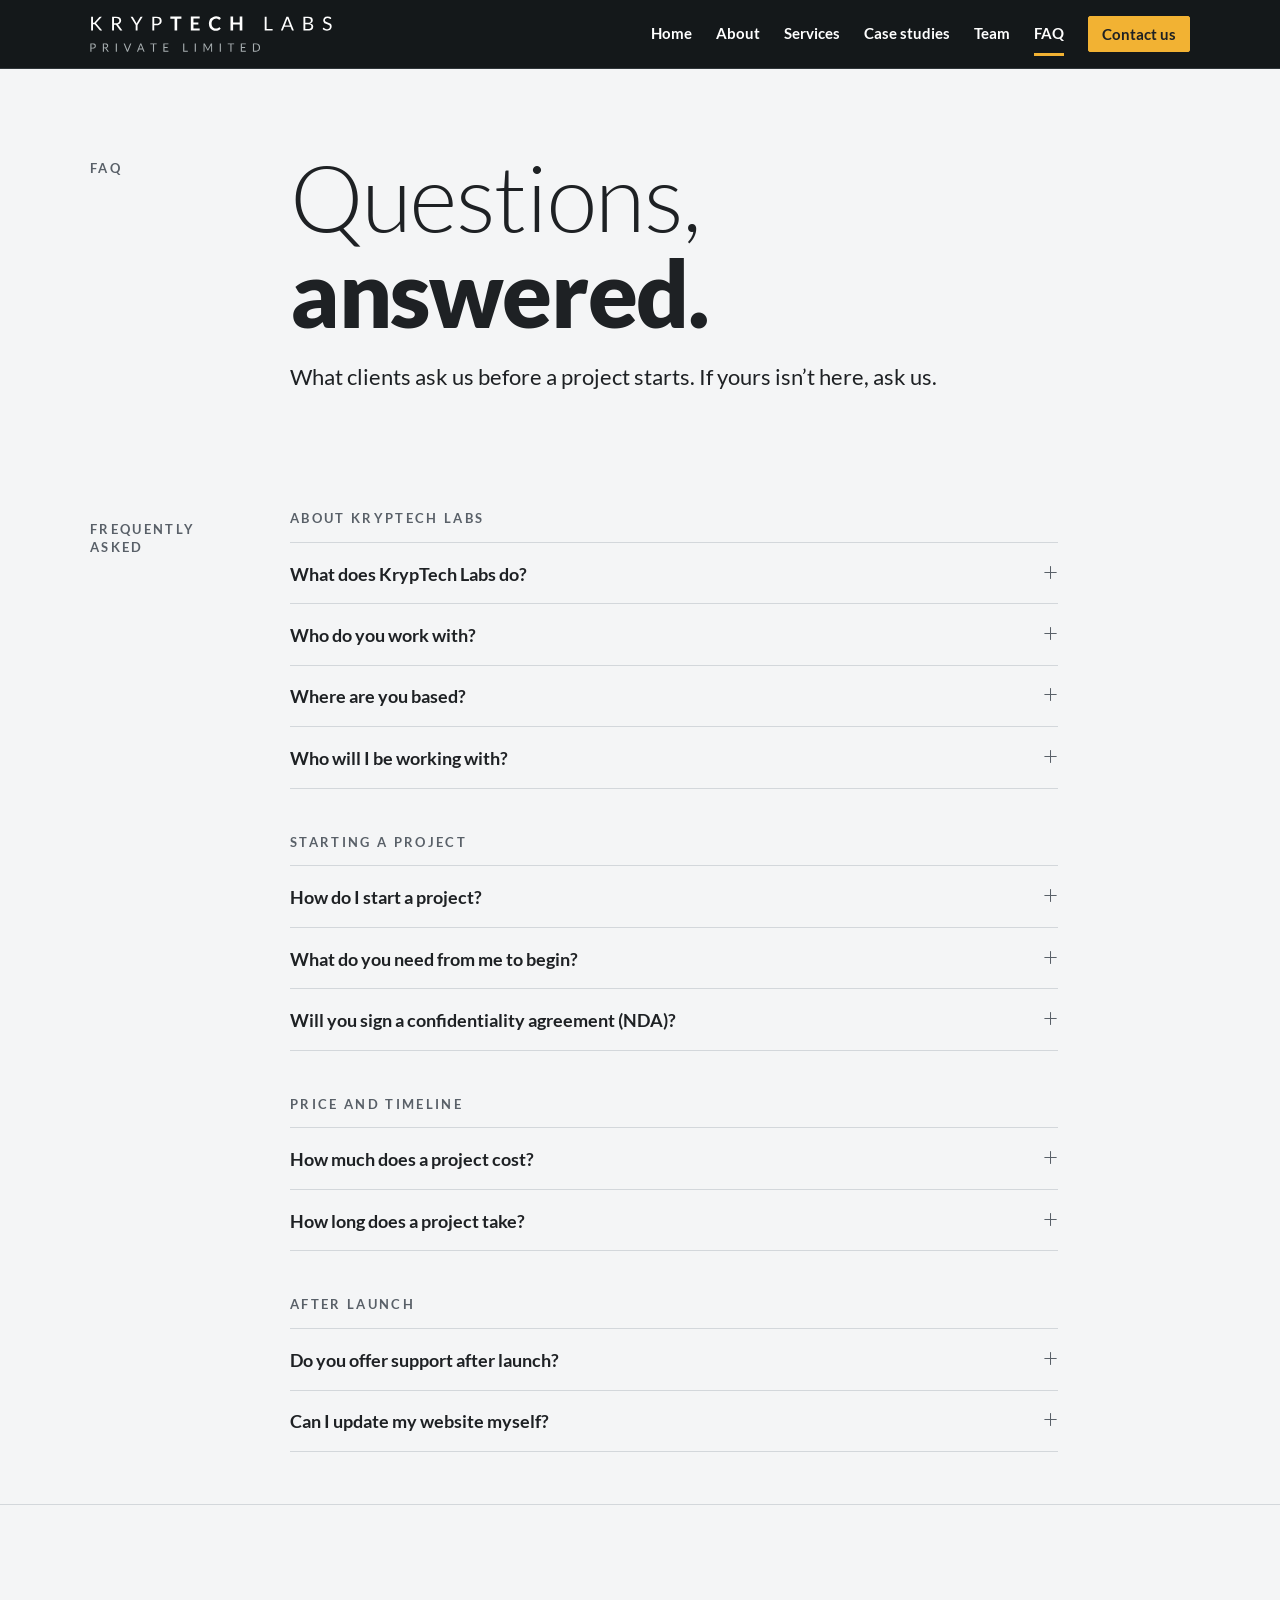
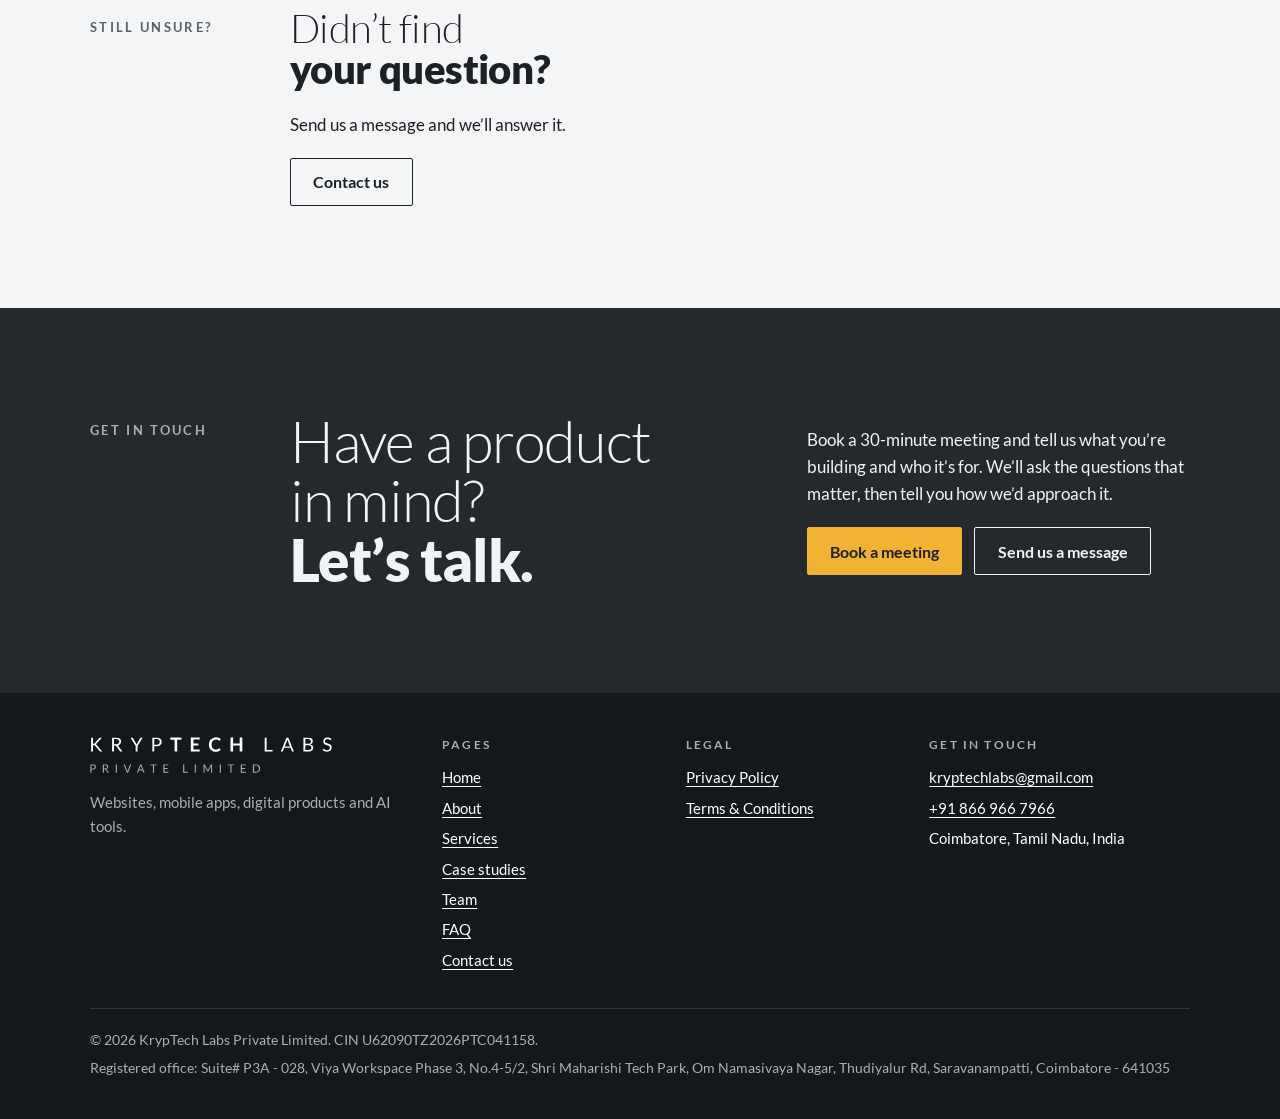
<file: faq.html>
<!doctype html>
<html lang="en">
<head>
<meta charset="utf-8">
<meta name="viewport" content="width=device-width, initial-scale=1, viewport-fit=cover">
<title>FAQ | KrypTech Labs Pvt. Ltd.</title>
<meta name="description" content="Answers to common questions about working with KrypTech Labs: how projects start, price, timeline and support.">
<meta property="og:type" content="website">
<meta property="og:site_name" content="KrypTech Labs Pvt. Ltd.">
<meta property="og:title" content="FAQ | KrypTech Labs Pvt. Ltd.">
<meta property="og:description" content="Answers to common questions about working with KrypTech Labs: how projects start, price, timeline and support.">
<link rel="canonical" href="https://kryptechlabs.github.io/faq.html">
<meta property="og:url" content="https://kryptechlabs.github.io/faq.html">
<meta property="og:locale" content="en_IN">
<meta property="og:image" content="https://kryptechlabs.github.io/assets/img/share-card.jpg">
<meta property="og:image:type" content="image/jpeg">
<meta property="og:image:width" content="1200">
<meta property="og:image:height" content="630">
<meta property="og:image:alt" content="KrypTech Labs Pvt. Ltd.: websites, mobile apps, digital products and AI tools">
<meta name="twitter:card" content="summary_large_image">
<meta name="twitter:title" content="FAQ | KrypTech Labs Pvt. Ltd.">
<meta name="twitter:description" content="Answers to common questions about working with KrypTech Labs: how projects start, price, timeline and support.">
<link rel="apple-touch-icon" href="assets/img/logo-square.png">
<meta name="theme-color" content="#14181a">
<link rel="icon" href="data:image/svg+xml,%3Csvg xmlns='http://www.w3.org/2000/svg' viewBox='-12.9 -94.4 110 110'%3E%3Crect x='-12.9' y='-94.4' width='110' height='110' fill='%2314181A'/%3E%3Cpath fill='%23FFFFFF' d='M21.28 -44.27H25.3Q27.39 -44.27 28.62 -44.79Q29.86 -45.32 30.96 -46.58L57.2 -76.28Q58.41 -77.66 59.53 -78.23Q60.66 -78.81 62.42 -78.81H71.5L41.47 -44.88Q40.31 -43.61 39.29 -42.73Q38.28 -41.85 37.12 -41.30Q38.66 -40.81 39.82 -39.82Q40.97 -38.83 42.24 -37.34L73.59 0.0H64.35Q63.30 0.0 62.59 -0.16Q61.87 -0.33 61.35 -0.60Q60.83 -0.88 60.39 -1.32Q59.95 -1.76 59.51 -2.25L32.28 -33.55Q31.68 -34.21 31.15 -34.67Q30.63 -35.14 29.94 -35.47Q29.26 -35.80 28.35 -35.94Q27.44 -36.08 26.12 -36.08H21.28V0.0H10.67V-78.81H21.28Z'/%3E%3C/svg%3E">
<script type="application/ld+json">{"@context": "https://schema.org", "@type": "FAQPage", "mainEntity": [{"@type": "Question", "name": "What does KrypTech Labs do?", "acceptedAnswer": {"@type": "Answer", "text": "We design and build websites, mobile apps, digital products such as dashboards and portals, and AI tools. Services lists what each one includes."}}, {"@type": "Question", "name": "Who do you work with?", "acceptedAnswer": {"@type": "Answer", "text": "Businesses and growing teams. Our focus is companies that sell to other businesses."}}, {"@type": "Question", "name": "Where are you based?", "acceptedAnswer": {"@type": "Answer", "text": "Our registered office is in Coimbatore, Tamil Nadu, India. We work by call, email and shared documents, so you don’t need to be in Coimbatore to work with us."}}, {"@type": "Question", "name": "Who will I be working with?", "acceptedAnswer": {"@type": "Answer", "text": "One person from the first conversation to launch day: Arul K Murthy, who leads research and design on every project. Development and SEO are done by specialist partners we bring in for each project. Meet the team."}}, {"@type": "Question", "name": "How do I start a project?", "acceptedAnswer": {"@type": "Answer", "text": "Send us a message through the contact form, or book a 30-minute call. We’ll ask about your business, your users and your goals, then send you a written scope and price."}}, {"@type": "Question", "name": "What do you need from me to begin?", "acceptedAnswer": {"@type": "Answer", "text": "A short description of what you want to build, and why. Anything you already have helps: an existing website, content, brand files, or examples of things you like."}}, {"@type": "Question", "name": "Will you sign a confidentiality agreement (NDA)?", "acceptedAnswer": {"@type": "Answer", "text": "Yes. We’re happy to sign one before detailed discussions. Please don’t share confidential information through the contact form before that."}}, {"@type": "Question", "name": "How much does a project cost?", "acceptedAnswer": {"@type": "Answer", "text": "It depends on what you need. After the first conversation we send you a written scope with one price for that scope, agreed before any work starts. SEO is scoped and quoted separately."}}, {"@type": "Question", "name": "How long does a project take?", "acceptedAnswer": {"@type": "Answer", "text": "It depends on the scope. We agree the timeline with you in the written scope, and you get clear updates at each of the four steps: research, design, build and launch."}}, {"@type": "Question", "name": "Do you offer support after launch?", "acceptedAnswer": {"@type": "Answer", "text": "Yes. We ship it, then stay on to support you. What the support covers is agreed in the written scope."}}, {"@type": "Question", "name": "Can I update my website myself?", "acceptedAnswer": {"@type": "Answer", "text": "Yes. We build websites to be easy to update."}}]}</script>

<link rel="preload" href="assets/fonts/lato-900.woff2" as="font" type="font/woff2" crossorigin>
<link rel="stylesheet" href="assets/fonts.css">
<link rel="stylesheet" href="assets/styles.css">
<script>document.documentElement.classList.add('js')</script>
</head>
<body>
<a class="skip" href="#main">Skip to content</a>
<header class="site-head on-brand">
  <div class="wrap site-head__in">
    <a class="mark" href="index.html"><img src="assets/img/logo.svg" width="1371" height="204" alt="KrypTech Labs Private Limited, home"></a>
    <button class="btn btn--small menu-btn" type="button" aria-expanded="false" aria-controls="site-nav">Menu</button>
    <nav class="nav" id="site-nav" aria-label="Main"><a href="index.html">Home</a><a href="about.html">About</a><a href="services.html">Services</a><a href="case-studies.html">Case studies</a><a href="team.html">Team</a><a href="faq.html" aria-current="page">FAQ</a><a class="btn btn--primary btn--small" href="contact.html">Contact us</a></nav>
  </div>
</header>
<main id="main">
<section class="page-hero">
  <div class="wrap sec">
    <p class="label">FAQ</p>
    <div class="stack">
      
      <h1 class="display display--xl">Questions, <strong>answered.</strong></h1>
      <p class="lead">What clients ask us before a project starts. If yours isn&rsquo;t here, ask us.</p>
    </div>
  </div>
</section>

<section class="band band--tight">
  <div class="wrap sec">
    <p class="label">Frequently asked</p>
    <div class="faq">
      <section class="faq__group"><h2 class="label">About KrypTech Labs</h2><div class="faq__list"><details class="faq__item"><summary><span>What does KrypTech Labs do?</span></summary><div class="faq__a"><p>We design and build websites, mobile apps, digital products such as dashboards and portals, and AI tools. <a href="services.html">Services</a> lists what each one includes.</p></div></details><details class="faq__item"><summary><span>Who do you work with?</span></summary><div class="faq__a"><p>Businesses and growing teams. Our focus is companies that sell to other businesses.</p></div></details><details class="faq__item"><summary><span>Where are you based?</span></summary><div class="faq__a"><p>Our registered office is in Coimbatore, Tamil Nadu, India. We work by call, email and shared documents, so you don&rsquo;t need to be in Coimbatore to work with us.</p></div></details><details class="faq__item"><summary><span>Who will I be working with?</span></summary><div class="faq__a"><p>One person from the first conversation to launch day: Arul K Murthy, who leads research and design on every project. Development and SEO are done by specialist partners we bring in for each project. <a href="team.html">Meet the team</a>.</p></div></details></div></section><section class="faq__group"><h2 class="label">Starting a project</h2><div class="faq__list"><details class="faq__item"><summary><span>How do I start a project?</span></summary><div class="faq__a"><p>Send us a message through the <a href="contact.html">contact form</a>, or book a 30-minute call. We&rsquo;ll ask about your business, your users and your goals, then send you a written scope and price.</p></div></details><details class="faq__item"><summary><span>What do you need from me to begin?</span></summary><div class="faq__a"><p>A short description of what you want to build, and why. Anything you already have helps: an existing website, content, brand files, or examples of things you like.</p></div></details><details class="faq__item"><summary><span>Will you sign a confidentiality agreement (NDA)?</span></summary><div class="faq__a"><p>Yes. We&rsquo;re happy to sign one before detailed discussions. Please don&rsquo;t share confidential information through the contact form before that.</p></div></details></div></section><section class="faq__group"><h2 class="label">Price and timeline</h2><div class="faq__list"><details class="faq__item"><summary><span>How much does a project cost?</span></summary><div class="faq__a"><p>It depends on what you need. After the first conversation we send you a written scope with one price for that scope, agreed before any work starts. SEO is scoped and quoted separately.</p></div></details><details class="faq__item"><summary><span>How long does a project take?</span></summary><div class="faq__a"><p>It depends on the scope. We agree the timeline with you in the written scope, and you get clear updates at each of the four steps: research, design, build and launch.</p></div></details></div></section><section class="faq__group"><h2 class="label">After launch</h2><div class="faq__list"><details class="faq__item"><summary><span>Do you offer support after launch?</span></summary><div class="faq__a"><p>Yes. We ship it, then stay on to support you. What the support covers is agreed in the written scope.</p></div></details><details class="faq__item"><summary><span>Can I update my website myself?</span></summary><div class="faq__a"><p>Yes. We build websites to be easy to update.</p></div></details></div></section>
    </div>
  </div>
</section>

<section class="band band--rule">
  <div class="wrap sec">
    <p class="label">Still unsure?</p>
    <div class="stack">
      <h2 class="display display--md">Didn&rsquo;t find <strong>your question?</strong></h2>
      <p class="prose">Send us a message and we&rsquo;ll answer it.</p>
      <a class="btn" href="contact.html">Contact us</a>
    </div>
  </div>
</section>

<section class="band band--ink">
  <div class="wrap sec">
    <p class="label">Get in touch</p>
    <div class="cta">
      <h2 class="display display--lg">Have a product in mind? <strong>Let&rsquo;s talk.</strong></h2>
      <div class="cta__side">
        <p>Book a 30-minute meeting and tell us what you&rsquo;re building and who it&rsquo;s for. We&rsquo;ll ask the questions that matter, then tell you how we&rsquo;d approach it.</p>
        <div class="btn-row">
          <a class="btn btn--primary" href="https://cal.com/kryptech-labs/30min?user=kryptech-labs&amp;overlayCalendar=true" target="_blank" rel="noopener">Book a meeting<span class="vh"> (opens the booking page in a new tab)</span></a>
          <a class="btn" href="contact.html">Send us a message</a>
        </div>
      </div>
    </div>
  </div>
</section>

</main>
<footer class="site-foot on-brand">
  <div class="wrap">
    <div class="site-foot__in">
      <div>
        <a class="mark" href="index.html"><img src="assets/img/logo.svg" width="1371" height="204" alt="KrypTech Labs Private Limited, home"></a>
        <p class="muted">Websites, mobile apps, digital products and AI tools.</p>
      </div>
      <nav aria-label="Pages">
        <h2>Pages</h2>
        <ul>
          <li><a href="index.html">Home</a></li>
          <li><a href="about.html">About</a></li>
          <li><a href="services.html">Services</a></li>
          <li><a href="case-studies.html">Case studies</a></li>
          <li><a href="team.html">Team</a></li>
          <li><a href="faq.html">FAQ</a></li>
          <li><a href="contact.html">Contact us</a></li>
        </ul>
      </nav>
      <nav aria-label="Legal">
        <h2>Legal</h2>
        <ul>
          <li><a href="privacy-policy.html">Privacy Policy</a></li>
          <li><a href="terms.html">Terms &amp; Conditions</a></li>
        </ul>
      </nav>
      <div>
        <h2>Get in touch</h2>
        <ul>
          <li><a href="mailto:kryptechlabs@gmail.com">kryptechlabs@gmail.com</a></li>
          <li><a href="tel:+918669667966">+91 866 966 7966</a></li>
          <li>Coimbatore, Tamil Nadu, India</li>
        </ul>
      </div>
    </div>
    <div class="site-foot__legal"><p>&copy; 2026 KrypTech Labs Private Limited. CIN U62090TZ2026PTC041158.</p><p>Registered office: Suite# P3A - 028, Viya Workspace Phase 3, No.4-5/2, Shri Maharishi Tech Park, Om Namasivaya Nagar, Thudiyalur Rd, Saravanampatti, Coimbatore - 641035</p></div>
  </div>
</footer>
<script src="assets/site.js" defer></script>
</body>
</html>
</file>
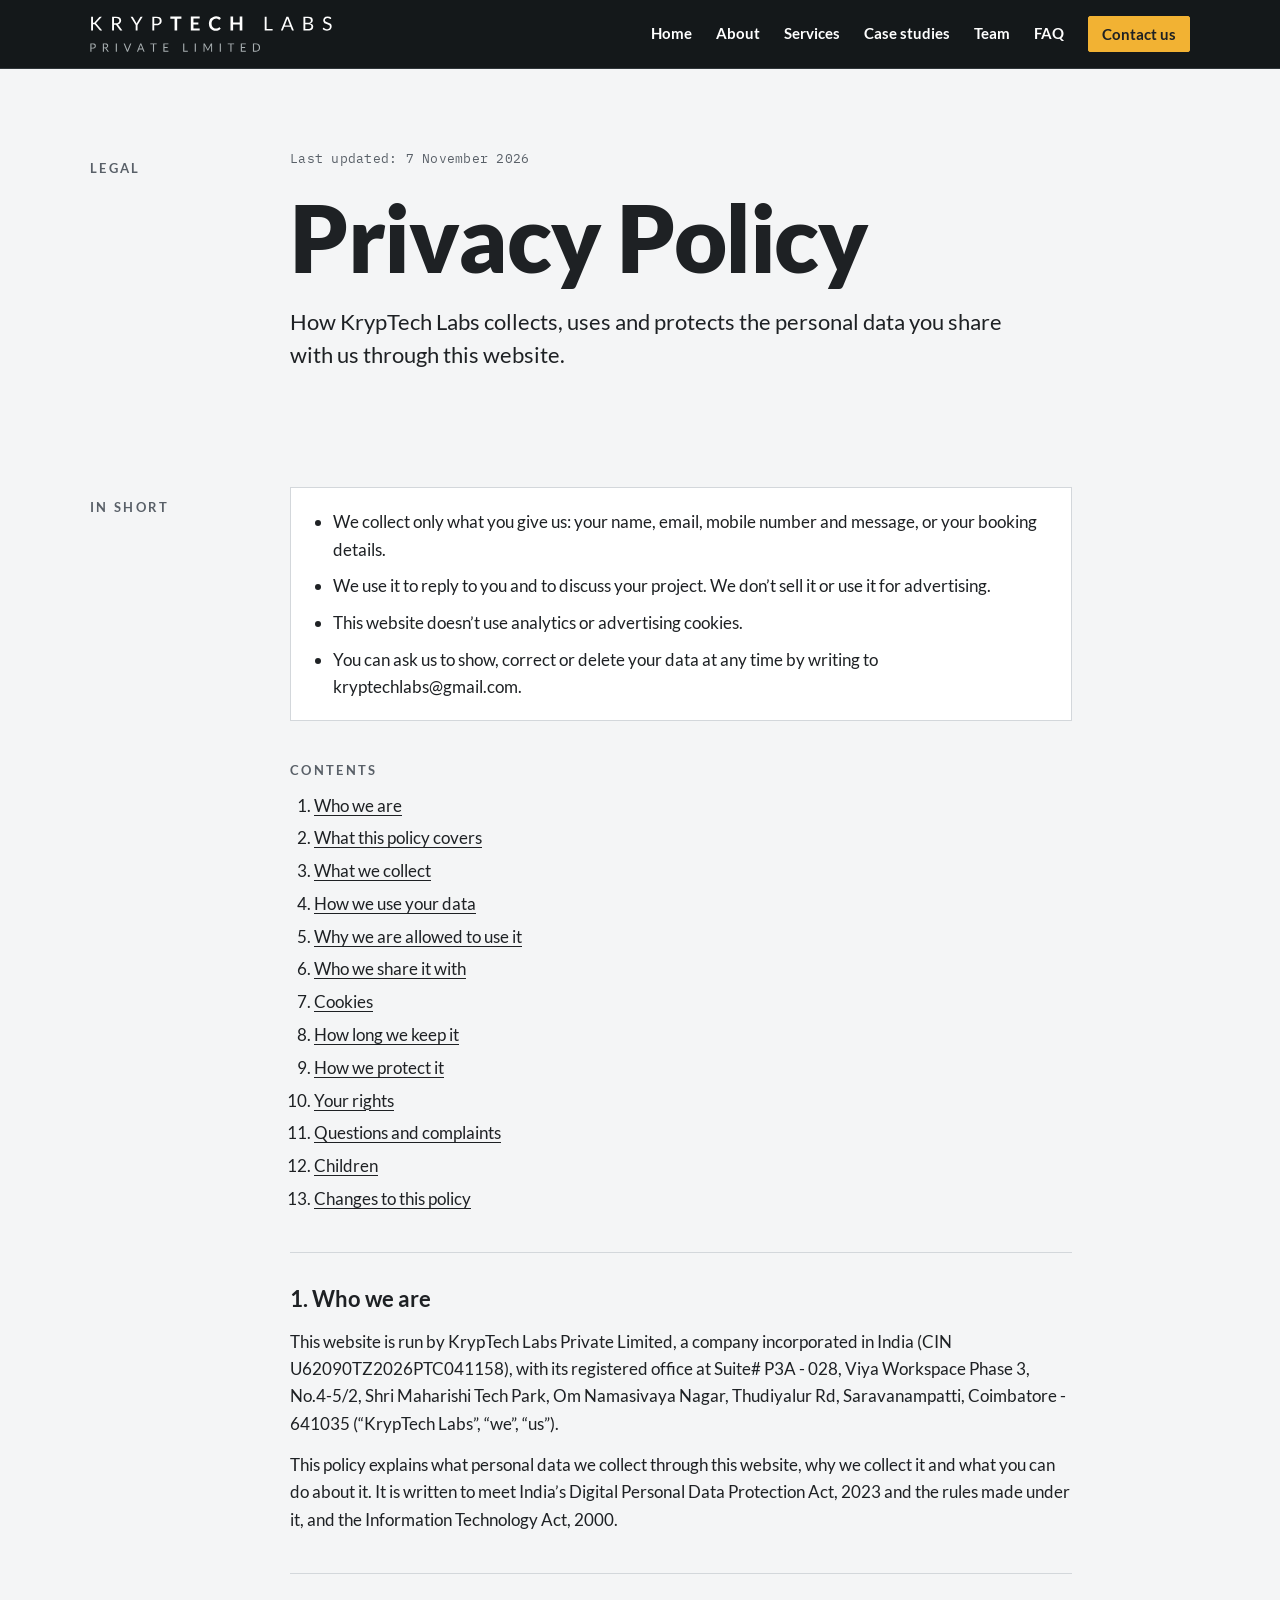
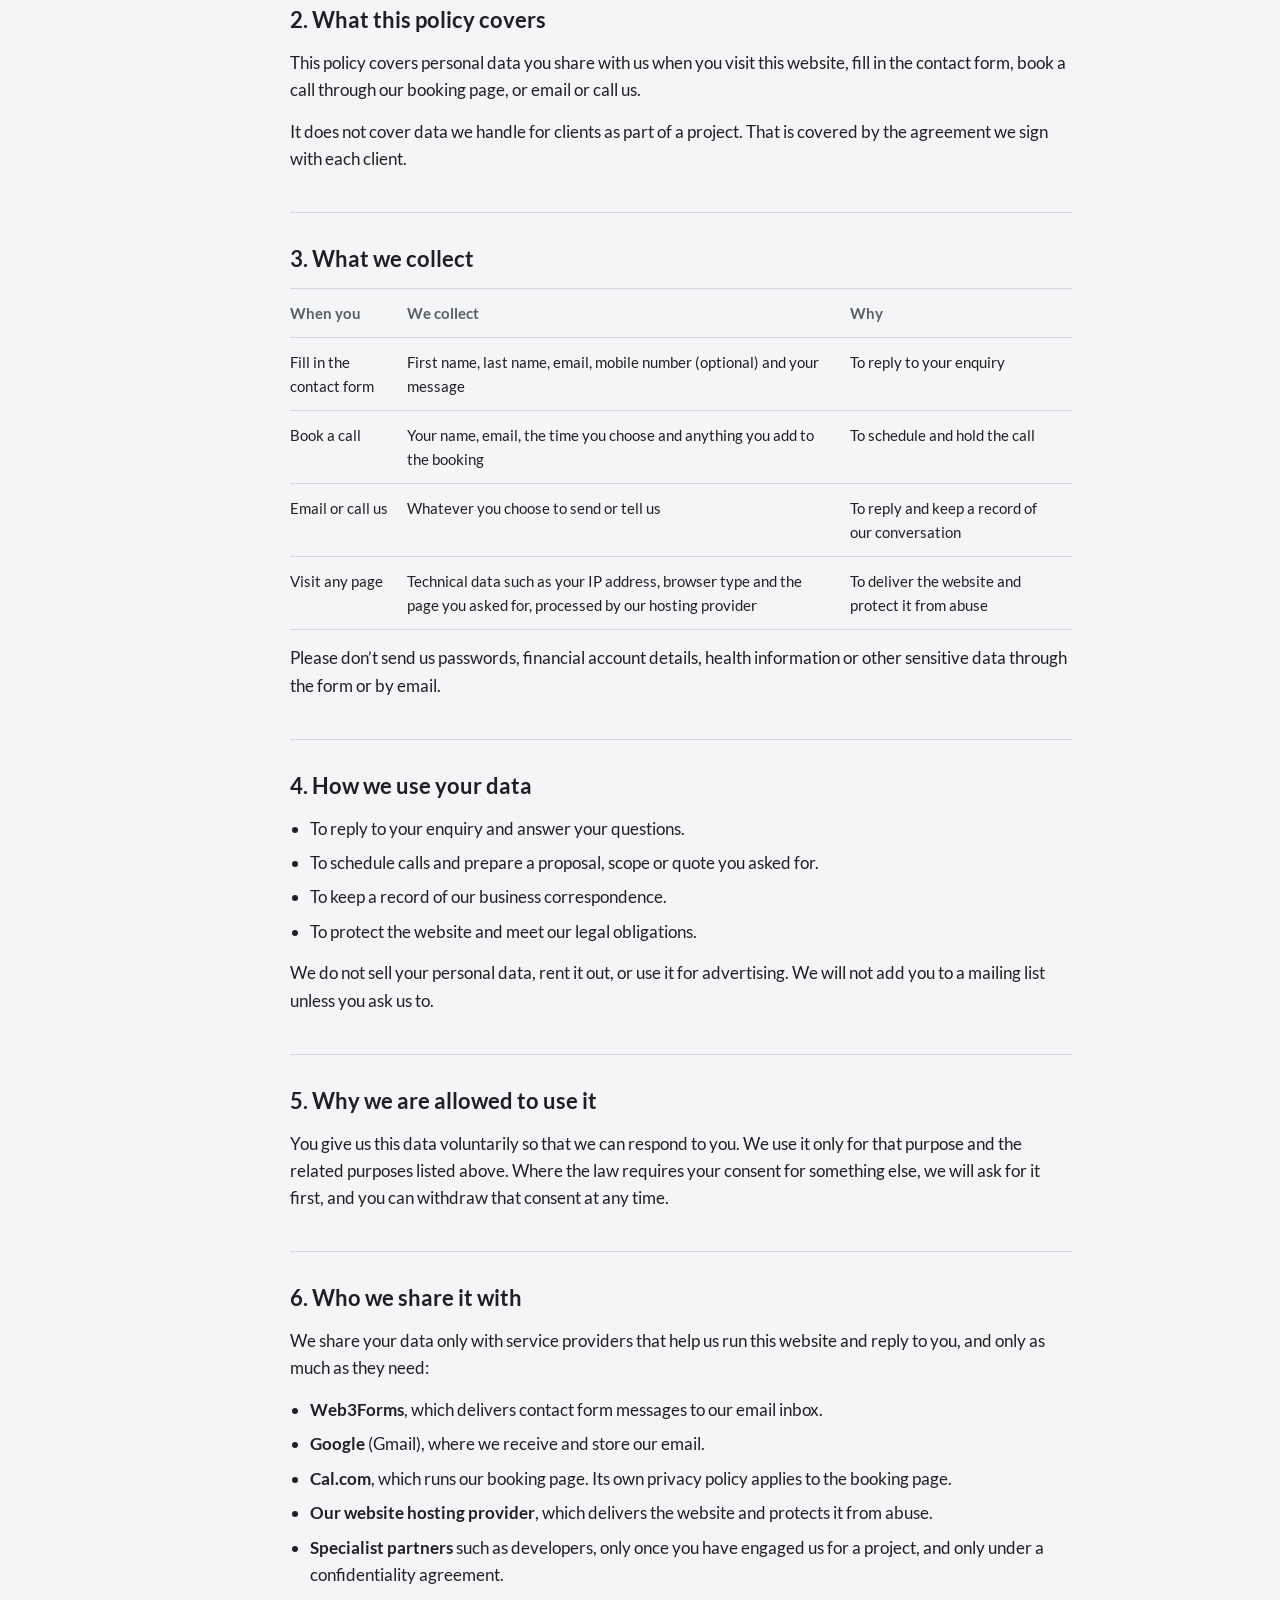
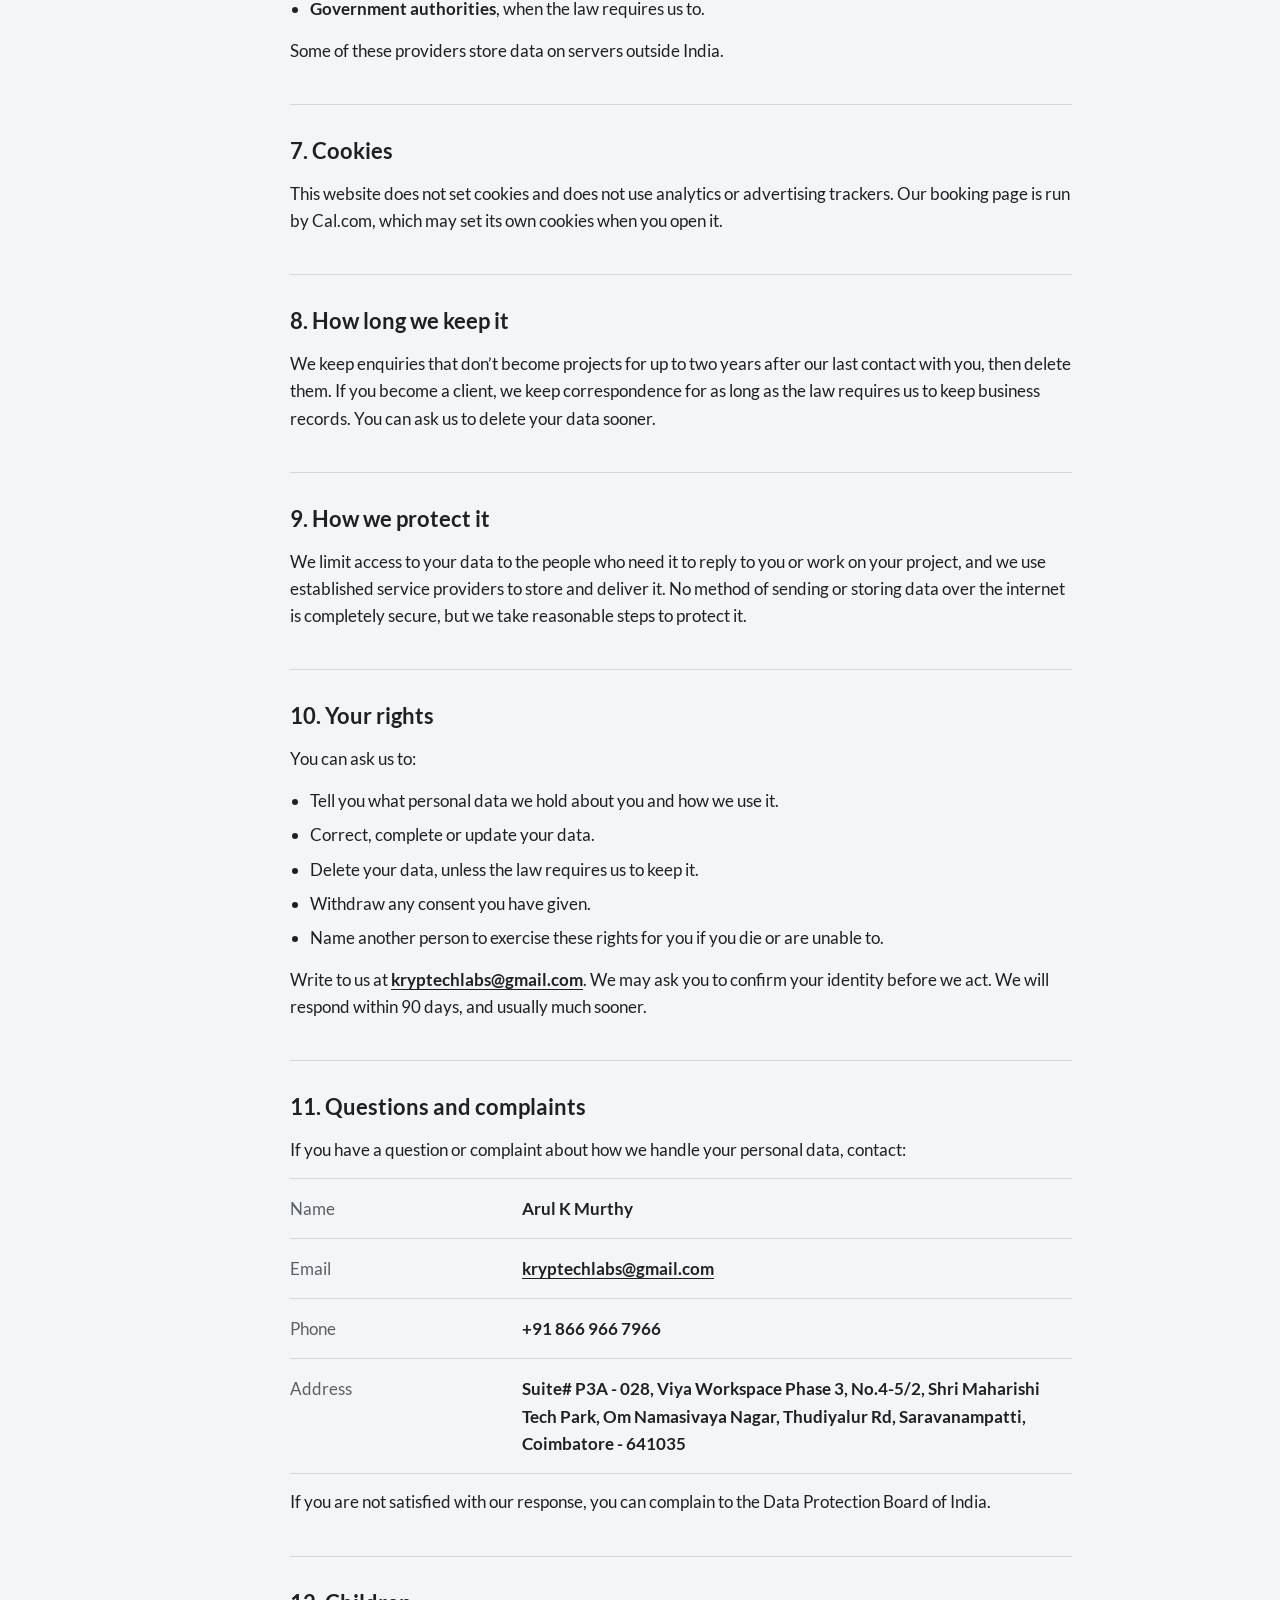
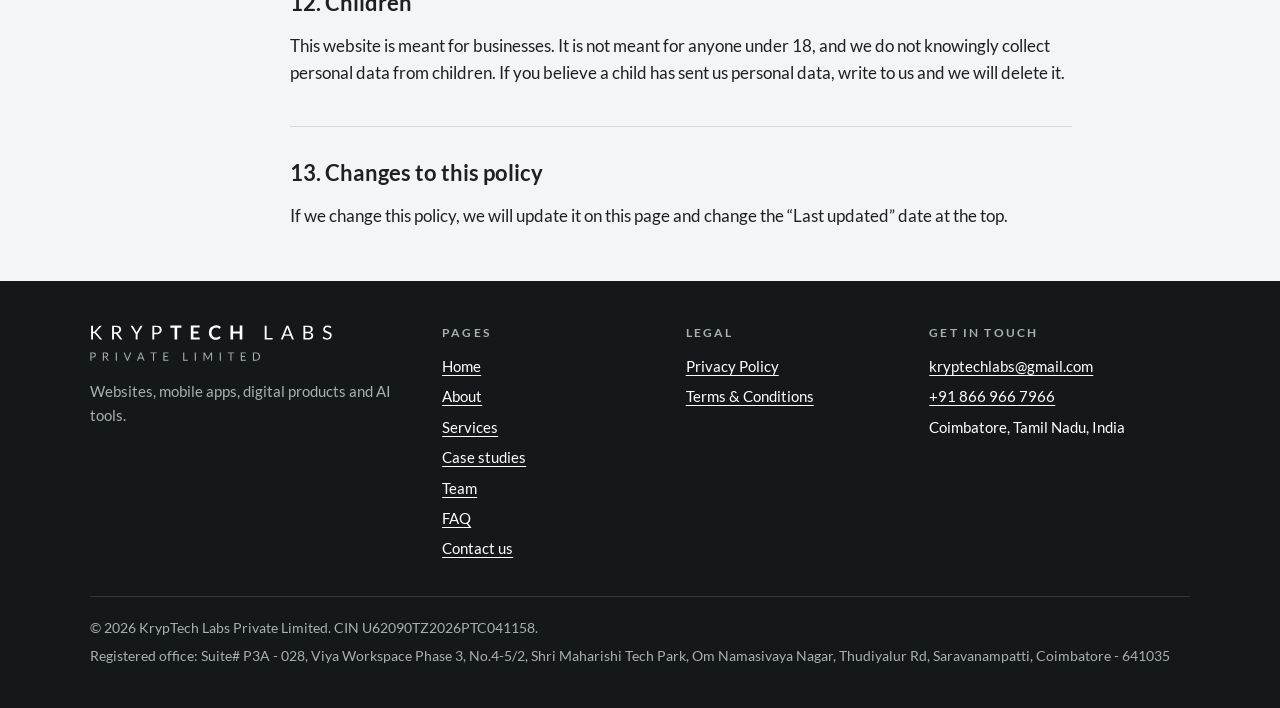
<file: privacy-policy.html>
<!doctype html>
<html lang="en">
<head>
<meta charset="utf-8">
<meta name="viewport" content="width=device-width, initial-scale=1, viewport-fit=cover">
<title>Privacy Policy | KrypTech Labs Pvt. Ltd.</title>
<meta name="description" content="How KrypTech Labs collects, uses and protects the personal data you share through this website.">
<meta property="og:type" content="website">
<meta property="og:site_name" content="KrypTech Labs Pvt. Ltd.">
<meta property="og:title" content="Privacy Policy | KrypTech Labs Pvt. Ltd.">
<meta property="og:description" content="How KrypTech Labs collects, uses and protects the personal data you share through this website.">
<link rel="canonical" href="https://kryptechlabs.github.io/privacy-policy.html">
<meta property="og:url" content="https://kryptechlabs.github.io/privacy-policy.html">
<meta property="og:locale" content="en_IN">
<meta property="og:image" content="https://kryptechlabs.github.io/assets/img/share-card.jpg">
<meta property="og:image:type" content="image/jpeg">
<meta property="og:image:width" content="1200">
<meta property="og:image:height" content="630">
<meta property="og:image:alt" content="KrypTech Labs Pvt. Ltd.: websites, mobile apps, digital products and AI tools">
<meta name="twitter:card" content="summary_large_image">
<meta name="twitter:title" content="Privacy Policy | KrypTech Labs Pvt. Ltd.">
<meta name="twitter:description" content="How KrypTech Labs collects, uses and protects the personal data you share through this website.">
<link rel="apple-touch-icon" href="assets/img/logo-square.png">
<meta name="theme-color" content="#14181a">
<link rel="icon" href="data:image/svg+xml,%3Csvg xmlns='http://www.w3.org/2000/svg' viewBox='-12.9 -94.4 110 110'%3E%3Crect x='-12.9' y='-94.4' width='110' height='110' fill='%2314181A'/%3E%3Cpath fill='%23FFFFFF' d='M21.28 -44.27H25.3Q27.39 -44.27 28.62 -44.79Q29.86 -45.32 30.96 -46.58L57.2 -76.28Q58.41 -77.66 59.53 -78.23Q60.66 -78.81 62.42 -78.81H71.5L41.47 -44.88Q40.31 -43.61 39.29 -42.73Q38.28 -41.85 37.12 -41.30Q38.66 -40.81 39.82 -39.82Q40.97 -38.83 42.24 -37.34L73.59 0.0H64.35Q63.30 0.0 62.59 -0.16Q61.87 -0.33 61.35 -0.60Q60.83 -0.88 60.39 -1.32Q59.95 -1.76 59.51 -2.25L32.28 -33.55Q31.68 -34.21 31.15 -34.67Q30.63 -35.14 29.94 -35.47Q29.26 -35.80 28.35 -35.94Q27.44 -36.08 26.12 -36.08H21.28V0.0H10.67V-78.81H21.28Z'/%3E%3C/svg%3E">

<link rel="preload" href="assets/fonts/lato-900.woff2" as="font" type="font/woff2" crossorigin>
<link rel="stylesheet" href="assets/fonts.css">
<link rel="stylesheet" href="assets/styles.css">
<script>document.documentElement.classList.add('js')</script>
</head>
<body>
<a class="skip" href="#main">Skip to content</a>
<header class="site-head on-brand">
  <div class="wrap site-head__in">
    <a class="mark" href="index.html"><img src="assets/img/logo.svg" width="1371" height="204" alt="KrypTech Labs Private Limited, home"></a>
    <button class="btn btn--small menu-btn" type="button" aria-expanded="false" aria-controls="site-nav">Menu</button>
    <nav class="nav" id="site-nav" aria-label="Main"><a href="index.html">Home</a><a href="about.html">About</a><a href="services.html">Services</a><a href="case-studies.html">Case studies</a><a href="team.html">Team</a><a href="faq.html">FAQ</a><a class="btn btn--primary btn--small" href="contact.html">Contact us</a></nav>
  </div>
</header>
<main id="main">
<section class="page-hero">
  <div class="wrap sec">
    <p class="label">Legal</p>
    <div class="stack">
      <p class="mono muted">Last updated: 7 November 2026</p>
      <h1 class="display display--xl"><strong>Privacy Policy</strong></h1>
      <p class="lead">How KrypTech Labs collects, uses and protects the personal data you share with us through this website.</p>
    </div>
  </div>
</section>

<section class="band band--tight">
  <div class="wrap sec">
    <p class="label">In short</p>
    <div class="legal">
      <div class="summary"><ul class="bullets"><li>We collect only what you give us: your name, email, mobile number and message, or your booking details.</li><li>We use it to reply to you and to discuss your project. We don&rsquo;t sell it or use it for advertising.</li><li>This website doesn&rsquo;t use analytics or advertising cookies.</li><li>You can ask us to show, correct or delete your data at any time by writing to kryptechlabs@gmail.com.</li></ul></div>
      <nav aria-label="Contents"><h2 class="label">Contents</h2><ol class="toc"><li><a href="#who-we-are">Who we are</a></li><li><a href="#scope">What this policy covers</a></li><li><a href="#what-we-collect">What we collect</a></li><li><a href="#how-we-use">How we use your data</a></li><li><a href="#basis">Why we are allowed to use it</a></li><li><a href="#sharing">Who we share it with</a></li><li><a href="#cookies">Cookies</a></li><li><a href="#retention">How long we keep it</a></li><li><a href="#security">How we protect it</a></li><li><a href="#your-rights">Your rights</a></li><li><a href="#grievances">Questions and complaints</a></li><li><a href="#children">Children</a></li><li><a href="#changes">Changes to this policy</a></li></ol></nav>
      <section id="who-we-are"><h2>1. Who we are</h2><p>This website is run by KrypTech Labs Private Limited, a company incorporated in India (CIN U62090TZ2026PTC041158), with its registered office at Suite# P3A - 028, Viya Workspace Phase 3, No.4-5/2, Shri Maharishi Tech Park, Om Namasivaya Nagar, Thudiyalur Rd, Saravanampatti, Coimbatore - 641035 (&ldquo;KrypTech Labs&rdquo;, &ldquo;we&rdquo;, &ldquo;us&rdquo;).</p><p>This policy explains what personal data we collect through this website, why we collect it and what you can do about it. It is written to meet India&rsquo;s Digital Personal Data Protection Act, 2023 and the rules made under it, and the Information Technology Act, 2000.</p></section><section id="scope"><h2>2. What this policy covers</h2><p>This policy covers personal data you share with us when you visit this website, fill in the contact form, book a call through our booking page, or email or call us.</p><p>It does not cover data we handle for clients as part of a project. That is covered by the agreement we sign with each client.</p></section><section id="what-we-collect"><h2>3. What we collect</h2><div class="table-wrap"><table><thead><tr><th scope="col">When you</th><th scope="col">We collect</th><th scope="col">Why</th></tr></thead><tbody><tr><td>Fill in the contact form</td><td>First name, last name, email, mobile number (optional) and your message</td><td>To reply to your enquiry</td></tr><tr><td>Book a call</td><td>Your name, email, the time you choose and anything you add to the booking</td><td>To schedule and hold the call</td></tr><tr><td>Email or call us</td><td>Whatever you choose to send or tell us</td><td>To reply and keep a record of our conversation</td></tr><tr><td>Visit any page</td><td>Technical data such as your IP address, browser type and the page you asked for, processed by our hosting provider</td><td>To deliver the website and protect it from abuse</td></tr></tbody></table></div><p>Please don&rsquo;t send us passwords, financial account details, health information or other sensitive data through the form or by email.</p></section><section id="how-we-use"><h2>4. How we use your data</h2><ul class="bullets"><li>To reply to your enquiry and answer your questions.</li><li>To schedule calls and prepare a proposal, scope or quote you asked for.</li><li>To keep a record of our business correspondence.</li><li>To protect the website and meet our legal obligations.</li></ul><p>We do not sell your personal data, rent it out, or use it for advertising. We will not add you to a mailing list unless you ask us to.</p></section><section id="basis"><h2>5. Why we are allowed to use it</h2><p>You give us this data voluntarily so that we can respond to you. We use it only for that purpose and the related purposes listed above. Where the law requires your consent for something else, we will ask for it first, and you can withdraw that consent at any time.</p></section><section id="sharing"><h2>6. Who we share it with</h2><p>We share your data only with service providers that help us run this website and reply to you, and only as much as they need:</p><ul class="bullets"><li><strong>Web3Forms</strong>, which delivers contact form messages to our email inbox.</li><li><strong>Google</strong> (Gmail), where we receive and store our email.</li><li><strong>Cal.com</strong>, which runs our booking page. Its own privacy policy applies to the booking page.</li><li><strong>Our website hosting provider</strong>, which delivers the website and protects it from abuse.</li><li><strong>Specialist partners</strong> such as developers, only once you have engaged us for a project, and only under a confidentiality agreement.</li><li><strong>Government authorities</strong>, when the law requires us to.</li></ul><p>Some of these providers store data on servers outside India.</p></section><section id="cookies"><h2>7. Cookies</h2><p>This website does not set cookies and does not use analytics or advertising trackers. Our booking page is run by Cal.com, which may set its own cookies when you open it.</p></section><section id="retention"><h2>8. How long we keep it</h2><p>We keep enquiries that don&rsquo;t become projects for up to two years after our last contact with you, then delete them. If you become a client, we keep correspondence for as long as the law requires us to keep business records. You can ask us to delete your data sooner.</p></section><section id="security"><h2>9. How we protect it</h2><p>We limit access to your data to the people who need it to reply to you or work on your project, and we use established service providers to store and deliver it. No method of sending or storing data over the internet is completely secure, but we take reasonable steps to protect it.</p></section><section id="your-rights"><h2>10. Your rights</h2><p>You can ask us to:</p><ul class="bullets"><li>Tell you what personal data we hold about you and how we use it.</li><li>Correct, complete or update your data.</li><li>Delete your data, unless the law requires us to keep it.</li><li>Withdraw any consent you have given.</li><li>Name another person to exercise these rights for you if you die or are unable to.</li></ul><p>Write to us at <a href="mailto:kryptechlabs@gmail.com">kryptechlabs@gmail.com</a>. We may ask you to confirm your identity before we act. We will respond within 90 days, and usually much sooner.</p></section><section id="grievances"><h2>11. Questions and complaints</h2><p>If you have a question or complaint about how we handle your personal data, contact:</p><dl class="facts"><div><dt>Name</dt><dd>Arul K Murthy</dd></div><div><dt>Email</dt><dd><a href="mailto:kryptechlabs@gmail.com">kryptechlabs@gmail.com</a></dd></div><div><dt>Phone</dt><dd>+91 866 966 7966</dd></div><div><dt>Address</dt><dd>Suite# P3A - 028, Viya Workspace Phase 3, No.4-5/2, Shri Maharishi Tech Park, Om Namasivaya Nagar, Thudiyalur Rd, Saravanampatti, Coimbatore - 641035</dd></div></dl><p>If you are not satisfied with our response, you can complain to the Data Protection Board of India.</p></section><section id="children"><h2>12. Children</h2><p>This website is meant for businesses. It is not meant for anyone under 18, and we do not knowingly collect personal data from children. If you believe a child has sent us personal data, write to us and we will delete it.</p></section><section id="changes"><h2>13. Changes to this policy</h2><p>If we change this policy, we will update it on this page and change the &ldquo;Last updated&rdquo; date at the top.</p></section>
    </div>
  </div>
</section>
</main>
<footer class="site-foot on-brand">
  <div class="wrap">
    <div class="site-foot__in">
      <div>
        <a class="mark" href="index.html"><img src="assets/img/logo.svg" width="1371" height="204" alt="KrypTech Labs Private Limited, home"></a>
        <p class="muted">Websites, mobile apps, digital products and AI tools.</p>
      </div>
      <nav aria-label="Pages">
        <h2>Pages</h2>
        <ul>
          <li><a href="index.html">Home</a></li>
          <li><a href="about.html">About</a></li>
          <li><a href="services.html">Services</a></li>
          <li><a href="case-studies.html">Case studies</a></li>
          <li><a href="team.html">Team</a></li>
          <li><a href="faq.html">FAQ</a></li>
          <li><a href="contact.html">Contact us</a></li>
        </ul>
      </nav>
      <nav aria-label="Legal">
        <h2>Legal</h2>
        <ul>
          <li><a href="privacy-policy.html">Privacy Policy</a></li>
          <li><a href="terms.html">Terms &amp; Conditions</a></li>
        </ul>
      </nav>
      <div>
        <h2>Get in touch</h2>
        <ul>
          <li><a href="mailto:kryptechlabs@gmail.com">kryptechlabs@gmail.com</a></li>
          <li><a href="tel:+918669667966">+91 866 966 7966</a></li>
          <li>Coimbatore, Tamil Nadu, India</li>
        </ul>
      </div>
    </div>
    <div class="site-foot__legal"><p>&copy; 2026 KrypTech Labs Private Limited. CIN U62090TZ2026PTC041158.</p><p>Registered office: Suite# P3A - 028, Viya Workspace Phase 3, No.4-5/2, Shri Maharishi Tech Park, Om Namasivaya Nagar, Thudiyalur Rd, Saravanampatti, Coimbatore - 641035</p></div>
  </div>
</footer>
<script src="assets/site.js" defer></script>
</body>
</html>
</file>
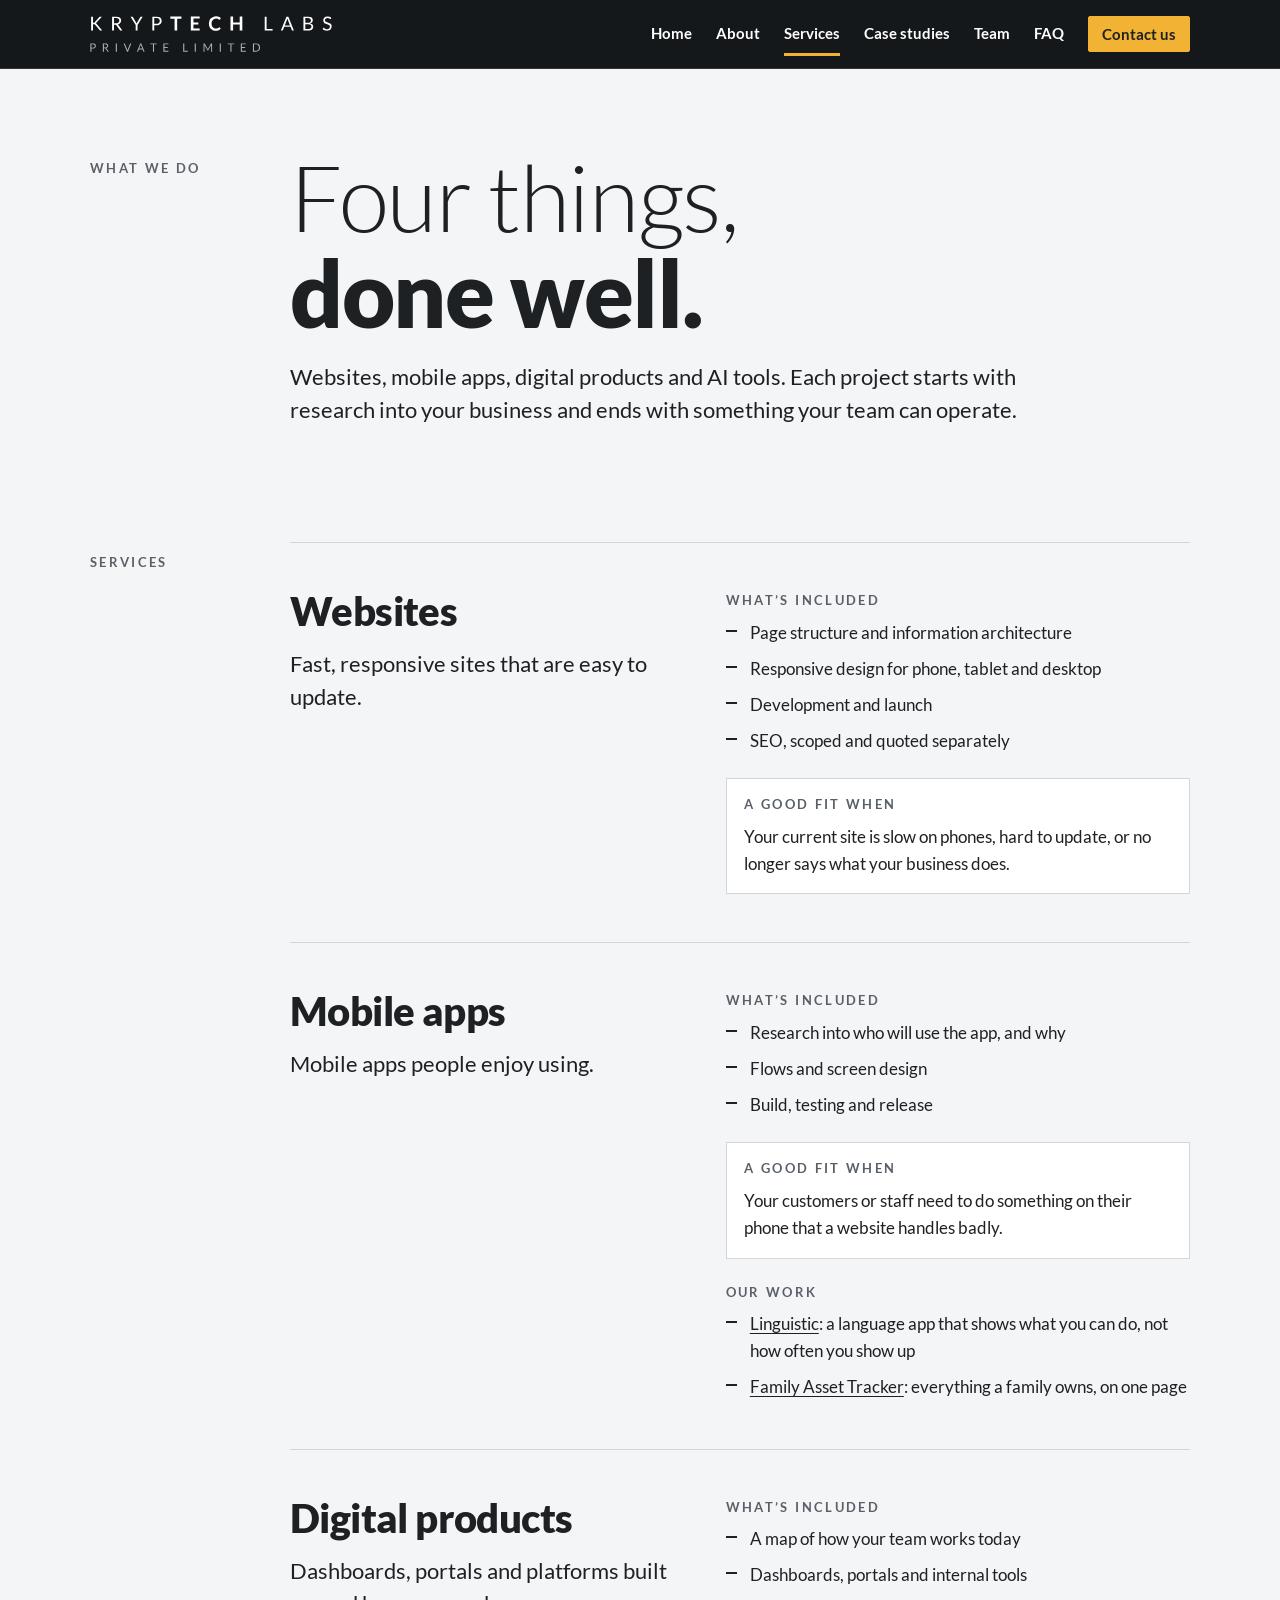
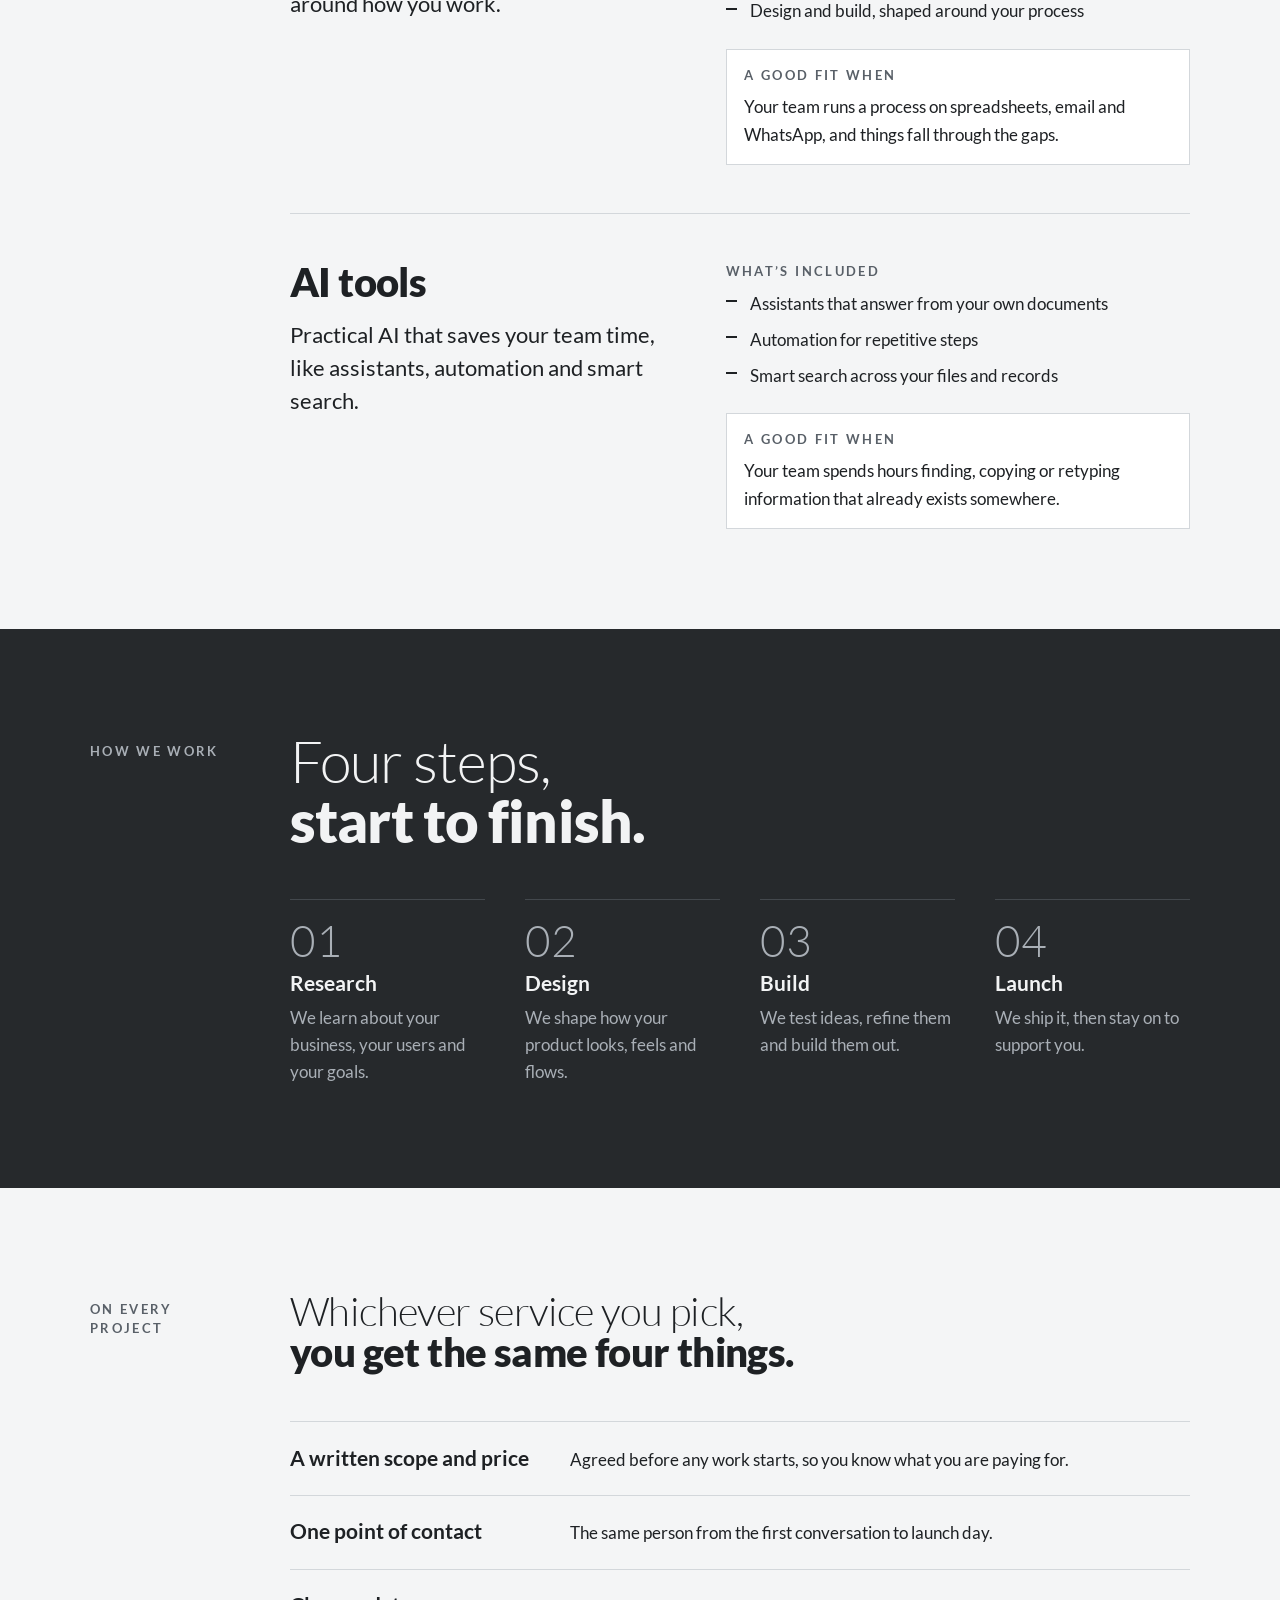
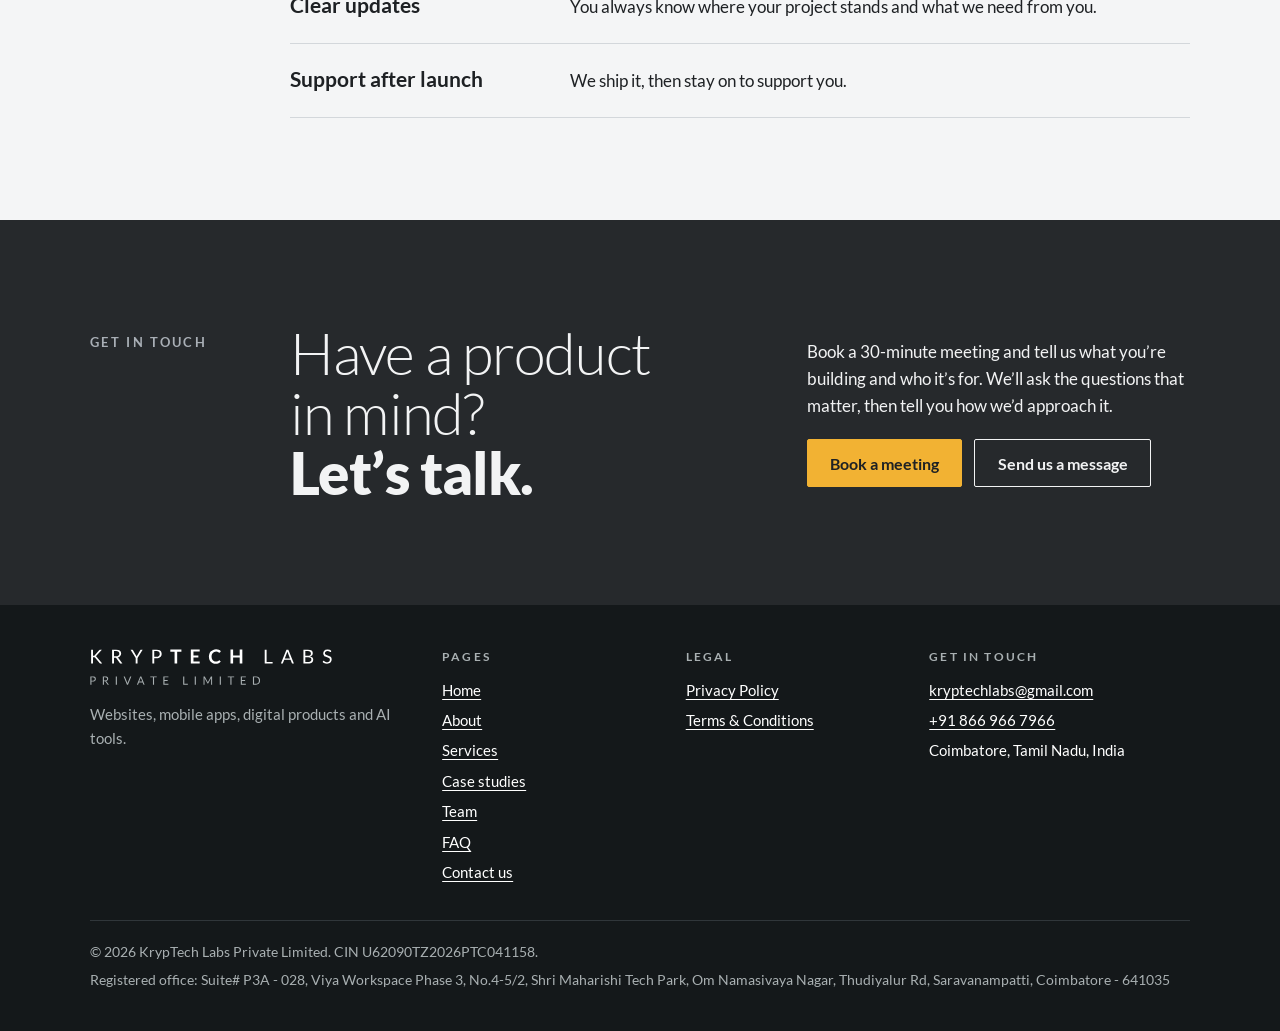
<file: services.html>
<!doctype html>
<html lang="en">
<head>
<meta charset="utf-8">
<meta name="viewport" content="width=device-width, initial-scale=1, viewport-fit=cover">
<title>Services | KrypTech Labs Pvt. Ltd.</title>
<meta name="description" content="Websites, mobile apps, digital products and AI tools. What each service includes and how a project runs.">
<meta property="og:type" content="website">
<meta property="og:site_name" content="KrypTech Labs Pvt. Ltd.">
<meta property="og:title" content="Services | KrypTech Labs Pvt. Ltd.">
<meta property="og:description" content="Websites, mobile apps, digital products and AI tools. What each service includes and how a project runs.">
<link rel="canonical" href="https://kryptechlabs.github.io/services.html">
<meta property="og:url" content="https://kryptechlabs.github.io/services.html">
<meta property="og:locale" content="en_IN">
<meta property="og:image" content="https://kryptechlabs.github.io/assets/img/share-card.jpg">
<meta property="og:image:type" content="image/jpeg">
<meta property="og:image:width" content="1200">
<meta property="og:image:height" content="630">
<meta property="og:image:alt" content="KrypTech Labs Pvt. Ltd.: websites, mobile apps, digital products and AI tools">
<meta name="twitter:card" content="summary_large_image">
<meta name="twitter:title" content="Services | KrypTech Labs Pvt. Ltd.">
<meta name="twitter:description" content="Websites, mobile apps, digital products and AI tools. What each service includes and how a project runs.">
<link rel="apple-touch-icon" href="assets/img/logo-square.png">
<meta name="theme-color" content="#14181a">
<link rel="icon" href="data:image/svg+xml,%3Csvg xmlns='http://www.w3.org/2000/svg' viewBox='-12.9 -94.4 110 110'%3E%3Crect x='-12.9' y='-94.4' width='110' height='110' fill='%2314181A'/%3E%3Cpath fill='%23FFFFFF' d='M21.28 -44.27H25.3Q27.39 -44.27 28.62 -44.79Q29.86 -45.32 30.96 -46.58L57.2 -76.28Q58.41 -77.66 59.53 -78.23Q60.66 -78.81 62.42 -78.81H71.5L41.47 -44.88Q40.31 -43.61 39.29 -42.73Q38.28 -41.85 37.12 -41.30Q38.66 -40.81 39.82 -39.82Q40.97 -38.83 42.24 -37.34L73.59 0.0H64.35Q63.30 0.0 62.59 -0.16Q61.87 -0.33 61.35 -0.60Q60.83 -0.88 60.39 -1.32Q59.95 -1.76 59.51 -2.25L32.28 -33.55Q31.68 -34.21 31.15 -34.67Q30.63 -35.14 29.94 -35.47Q29.26 -35.80 28.35 -35.94Q27.44 -36.08 26.12 -36.08H21.28V0.0H10.67V-78.81H21.28Z'/%3E%3C/svg%3E">

<link rel="preload" href="assets/fonts/lato-900.woff2" as="font" type="font/woff2" crossorigin>
<link rel="stylesheet" href="assets/fonts.css">
<link rel="stylesheet" href="assets/styles.css">
<script>document.documentElement.classList.add('js')</script>
</head>
<body>
<a class="skip" href="#main">Skip to content</a>
<header class="site-head on-brand">
  <div class="wrap site-head__in">
    <a class="mark" href="index.html"><img src="assets/img/logo.svg" width="1371" height="204" alt="KrypTech Labs Private Limited, home"></a>
    <button class="btn btn--small menu-btn" type="button" aria-expanded="false" aria-controls="site-nav">Menu</button>
    <nav class="nav" id="site-nav" aria-label="Main"><a href="index.html">Home</a><a href="about.html">About</a><a href="services.html" aria-current="page">Services</a><a href="case-studies.html">Case studies</a><a href="team.html">Team</a><a href="faq.html">FAQ</a><a class="btn btn--primary btn--small" href="contact.html">Contact us</a></nav>
  </div>
</header>
<main id="main">
<section class="page-hero">
  <div class="wrap sec">
    <p class="label">What we do</p>
    <div class="stack">
      
      <h1 class="display display--xl">Four things, <strong>done well.</strong></h1>
      <p class="lead">Websites, mobile apps, digital products and AI tools. Each project starts with research into your business and ends with something your team can operate.</p>
    </div>
  </div>
</section>

<section class="band band--tight">
  <div class="wrap sec">
    <p class="label">Services</p>
    <div>
      <article class="service" id="websites">
        <div class="service__intro">
          <h2 class="display display--md"><strong>Websites</strong></h2>
          <p class="lead">Fast, responsive sites that are easy to update.</p>
        </div>
        <div class="service__detail">
          <div><p class="label">What&rsquo;s included</p><ul class="ticks"><li>Page structure and information architecture</li><li>Responsive design for phone, tablet and desktop</li><li>Development and launch</li><li>SEO, scoped and quoted separately</li></ul></div>
          <div class="fit"><p class="label">A good fit when</p><p>Your current site is slow on phones, hard to update, or no longer says what your business does.</p></div>
        </div>
      </article>
      <article class="service" id="mobile-apps">
        <div class="service__intro">
          <h2 class="display display--md"><strong>Mobile apps</strong></h2>
          <p class="lead">Mobile apps people enjoy using.</p>
        </div>
        <div class="service__detail">
          <div><p class="label">What&rsquo;s included</p><ul class="ticks"><li>Research into who will use the app, and why</li><li>Flows and screen design</li><li>Build, testing and release</li></ul></div>
          <div class="fit"><p class="label">A good fit when</p><p>Your customers or staff need to do something on their phone that a website handles badly.</p></div>
          <div><p class="label">Our work</p><ul class="ticks"><li><a href="case-study-linguistic.html">Linguistic</a>: a language app that shows what you can do, not how often you show up</li><li><a href="case-study-family-asset-tracker.html">Family Asset Tracker</a>: everything a family owns, on one page</li></ul></div>
        </div>
      </article>
      <article class="service" id="digital-products">
        <div class="service__intro">
          <h2 class="display display--md"><strong>Digital products</strong></h2>
          <p class="lead">Dashboards, portals and platforms built around how you work.</p>
        </div>
        <div class="service__detail">
          <div><p class="label">What&rsquo;s included</p><ul class="ticks"><li>A map of how your team works today</li><li>Dashboards, portals and internal tools</li><li>Design and build, shaped around your process</li></ul></div>
          <div class="fit"><p class="label">A good fit when</p><p>Your team runs a process on spreadsheets, email and WhatsApp, and things fall through the gaps.</p></div>
        </div>
      </article>
      <article class="service" id="ai-tools">
        <div class="service__intro">
          <h2 class="display display--md"><strong>AI tools</strong></h2>
          <p class="lead">Practical AI that saves your team time, like assistants, automation and smart search.</p>
        </div>
        <div class="service__detail">
          <div><p class="label">What&rsquo;s included</p><ul class="ticks"><li>Assistants that answer from your own documents</li><li>Automation for repetitive steps</li><li>Smart search across your files and records</li></ul></div>
          <div class="fit"><p class="label">A good fit when</p><p>Your team spends hours finding, copying or retyping information that already exists somewhere.</p></div>
        </div>
      </article>
    </div>
  </div>
</section>

<section id="how-we-work" class="band band--ink">
  <div class="wrap sec">
    <p class="label">How we work</p>
    <div class="sec__body">
      <h2 class="display display--lg">Four steps, <strong>start to finish.</strong></h2>
      <ol class="steps">
        <li class="step"><span class="step__n" aria-hidden="true">01</span><h3 class="h3">Research</h3><p>We learn about your business, your users and your goals.</p></li>
        <li class="step"><span class="step__n" aria-hidden="true">02</span><h3 class="h3">Design</h3><p>We shape how your product looks, feels and flows.</p></li>
        <li class="step"><span class="step__n" aria-hidden="true">03</span><h3 class="h3">Build</h3><p>We test ideas, refine them and build them out.</p></li>
        <li class="step"><span class="step__n" aria-hidden="true">04</span><h3 class="h3">Launch</h3><p>We ship it, then stay on to support you.</p></li>
      </ol>
    </div>
  </div>
</section>

<section id="on-every-project" class="band">
  <div class="wrap sec">
    <p class="label">On every project</p>
    <div class="sec__body">
      <h2 class="display display--md">Whichever service you pick, <strong>you get the same four things.</strong></h2>
      <div class="rows">
        <div class="row"><h3 class="h3">A written scope and price</h3><p>Agreed before any work starts, so you know what you are paying for.</p></div>
        <div class="row"><h3 class="h3">One point of contact</h3><p>The same person from the first conversation to launch day.</p></div>
        <div class="row"><h3 class="h3">Clear updates</h3><p>You always know where your project stands and what we need from you.</p></div>
        <div class="row"><h3 class="h3">Support after launch</h3><p>We ship it, then stay on to support you.</p></div>
      </div>
    </div>
  </div>
</section>

<section class="band band--ink">
  <div class="wrap sec">
    <p class="label">Get in touch</p>
    <div class="cta">
      <h2 class="display display--lg">Have a product in mind? <strong>Let&rsquo;s talk.</strong></h2>
      <div class="cta__side">
        <p>Book a 30-minute meeting and tell us what you&rsquo;re building and who it&rsquo;s for. We&rsquo;ll ask the questions that matter, then tell you how we&rsquo;d approach it.</p>
        <div class="btn-row">
          <a class="btn btn--primary" href="https://cal.com/kryptech-labs/30min?user=kryptech-labs&amp;overlayCalendar=true" target="_blank" rel="noopener">Book a meeting<span class="vh"> (opens the booking page in a new tab)</span></a>
          <a class="btn" href="contact.html">Send us a message</a>
        </div>
      </div>
    </div>
  </div>
</section>

</main>
<footer class="site-foot on-brand">
  <div class="wrap">
    <div class="site-foot__in">
      <div>
        <a class="mark" href="index.html"><img src="assets/img/logo.svg" width="1371" height="204" alt="KrypTech Labs Private Limited, home"></a>
        <p class="muted">Websites, mobile apps, digital products and AI tools.</p>
      </div>
      <nav aria-label="Pages">
        <h2>Pages</h2>
        <ul>
          <li><a href="index.html">Home</a></li>
          <li><a href="about.html">About</a></li>
          <li><a href="services.html">Services</a></li>
          <li><a href="case-studies.html">Case studies</a></li>
          <li><a href="team.html">Team</a></li>
          <li><a href="faq.html">FAQ</a></li>
          <li><a href="contact.html">Contact us</a></li>
        </ul>
      </nav>
      <nav aria-label="Legal">
        <h2>Legal</h2>
        <ul>
          <li><a href="privacy-policy.html">Privacy Policy</a></li>
          <li><a href="terms.html">Terms &amp; Conditions</a></li>
        </ul>
      </nav>
      <div>
        <h2>Get in touch</h2>
        <ul>
          <li><a href="mailto:kryptechlabs@gmail.com">kryptechlabs@gmail.com</a></li>
          <li><a href="tel:+918669667966">+91 866 966 7966</a></li>
          <li>Coimbatore, Tamil Nadu, India</li>
        </ul>
      </div>
    </div>
    <div class="site-foot__legal"><p>&copy; 2026 KrypTech Labs Private Limited. CIN U62090TZ2026PTC041158.</p><p>Registered office: Suite# P3A - 028, Viya Workspace Phase 3, No.4-5/2, Shri Maharishi Tech Park, Om Namasivaya Nagar, Thudiyalur Rd, Saravanampatti, Coimbatore - 641035</p></div>
  </div>
</footer>
<script src="assets/site.js" defer></script>
</body>
</html>
</file>
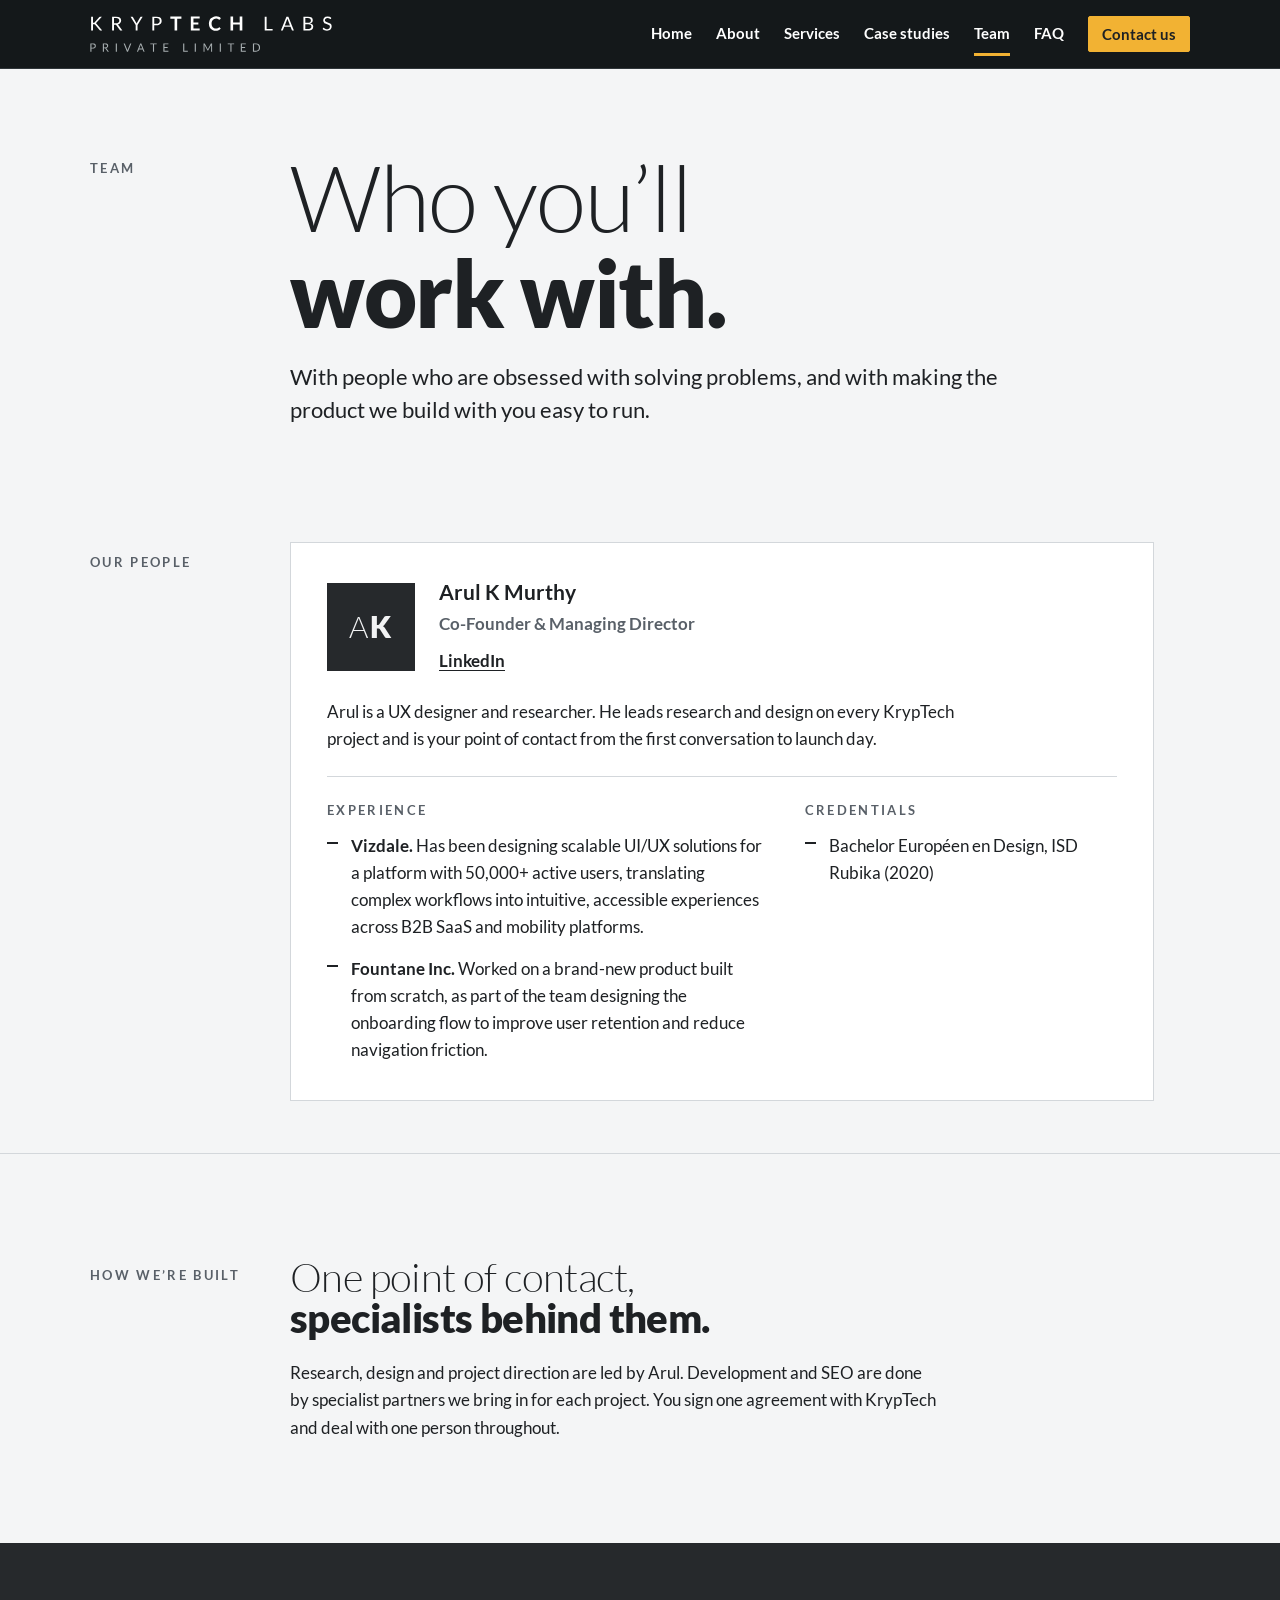
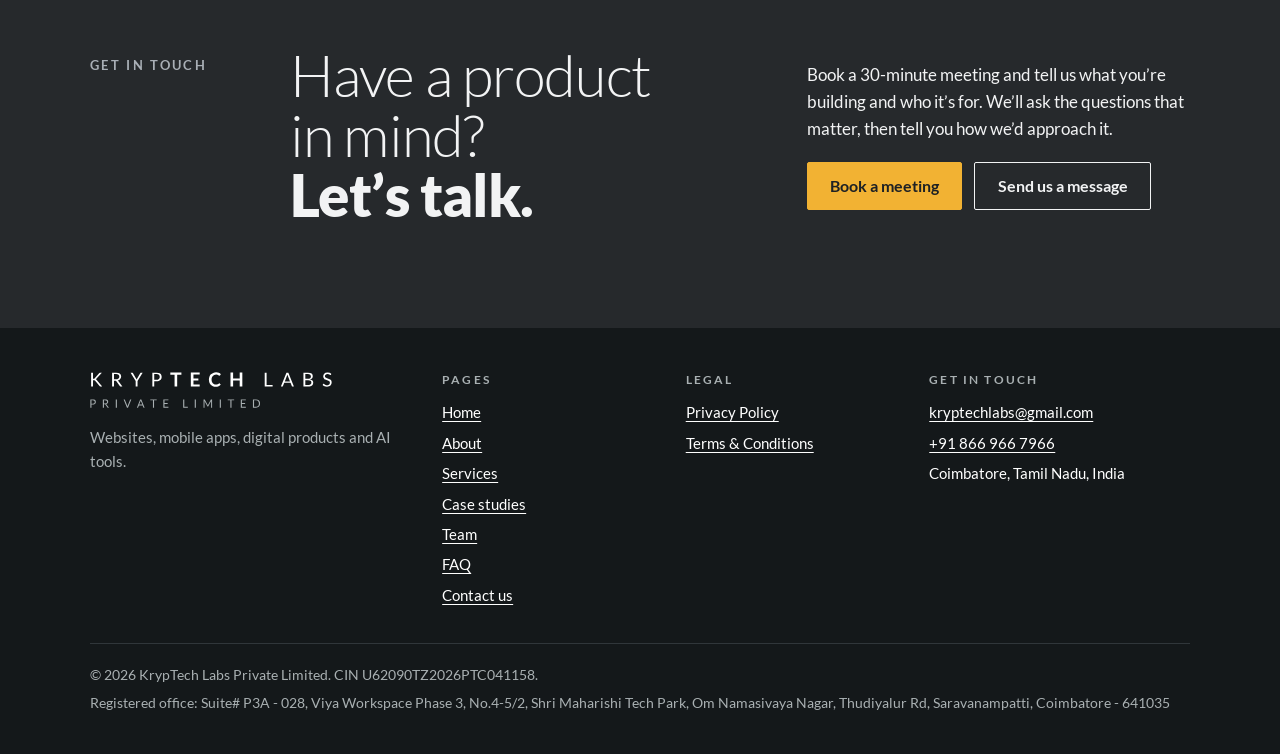
<file: team.html>
<!doctype html>
<html lang="en">
<head>
<meta charset="utf-8">
<meta name="viewport" content="width=device-width, initial-scale=1, viewport-fit=cover">
<title>Team | KrypTech Labs Pvt. Ltd.</title>
<meta name="description" content="Meet the team at KrypTech Labs: who you will work with, their experience and credentials.">
<meta property="og:type" content="website">
<meta property="og:site_name" content="KrypTech Labs Pvt. Ltd.">
<meta property="og:title" content="Team | KrypTech Labs Pvt. Ltd.">
<meta property="og:description" content="Meet the team at KrypTech Labs: who you will work with, their experience and credentials.">
<link rel="canonical" href="https://kryptechlabs.github.io/team.html">
<meta property="og:url" content="https://kryptechlabs.github.io/team.html">
<meta property="og:locale" content="en_IN">
<meta property="og:image" content="https://kryptechlabs.github.io/assets/img/share-card.jpg">
<meta property="og:image:type" content="image/jpeg">
<meta property="og:image:width" content="1200">
<meta property="og:image:height" content="630">
<meta property="og:image:alt" content="KrypTech Labs Pvt. Ltd.: websites, mobile apps, digital products and AI tools">
<meta name="twitter:card" content="summary_large_image">
<meta name="twitter:title" content="Team | KrypTech Labs Pvt. Ltd.">
<meta name="twitter:description" content="Meet the team at KrypTech Labs: who you will work with, their experience and credentials.">
<link rel="apple-touch-icon" href="assets/img/logo-square.png">
<meta name="theme-color" content="#14181a">
<link rel="icon" href="data:image/svg+xml,%3Csvg xmlns='http://www.w3.org/2000/svg' viewBox='-12.9 -94.4 110 110'%3E%3Crect x='-12.9' y='-94.4' width='110' height='110' fill='%2314181A'/%3E%3Cpath fill='%23FFFFFF' d='M21.28 -44.27H25.3Q27.39 -44.27 28.62 -44.79Q29.86 -45.32 30.96 -46.58L57.2 -76.28Q58.41 -77.66 59.53 -78.23Q60.66 -78.81 62.42 -78.81H71.5L41.47 -44.88Q40.31 -43.61 39.29 -42.73Q38.28 -41.85 37.12 -41.30Q38.66 -40.81 39.82 -39.82Q40.97 -38.83 42.24 -37.34L73.59 0.0H64.35Q63.30 0.0 62.59 -0.16Q61.87 -0.33 61.35 -0.60Q60.83 -0.88 60.39 -1.32Q59.95 -1.76 59.51 -2.25L32.28 -33.55Q31.68 -34.21 31.15 -34.67Q30.63 -35.14 29.94 -35.47Q29.26 -35.80 28.35 -35.94Q27.44 -36.08 26.12 -36.08H21.28V0.0H10.67V-78.81H21.28Z'/%3E%3C/svg%3E">

<link rel="preload" href="assets/fonts/lato-900.woff2" as="font" type="font/woff2" crossorigin>
<link rel="stylesheet" href="assets/fonts.css">
<link rel="stylesheet" href="assets/styles.css">
<script>document.documentElement.classList.add('js')</script>
</head>
<body>
<a class="skip" href="#main">Skip to content</a>
<header class="site-head on-brand">
  <div class="wrap site-head__in">
    <a class="mark" href="index.html"><img src="assets/img/logo.svg" width="1371" height="204" alt="KrypTech Labs Private Limited, home"></a>
    <button class="btn btn--small menu-btn" type="button" aria-expanded="false" aria-controls="site-nav">Menu</button>
    <nav class="nav" id="site-nav" aria-label="Main"><a href="index.html">Home</a><a href="about.html">About</a><a href="services.html">Services</a><a href="case-studies.html">Case studies</a><a href="team.html" aria-current="page">Team</a><a href="faq.html">FAQ</a><a class="btn btn--primary btn--small" href="contact.html">Contact us</a></nav>
  </div>
</header>
<main id="main">
<section class="page-hero">
  <div class="wrap sec">
    <p class="label">Team</p>
    <div class="stack">
      
      <h1 class="display display--xl">Who you&rsquo;ll <strong>work with.</strong></h1>
      <p class="lead">With people who are obsessed with solving problems, and with making the product we build with you easy to run.</p>
    </div>
  </div>
</section>

<section class="band band--tight">
  <div class="wrap sec">
    <p class="label">Our people</p>
    <div class="members">
      <article class="member">
        <header class="member__head">
          <div class="person__mono" aria-hidden="true"><span>A<b>K</b></span></div>
          <div class="member__id">
            <h2 class="h3">Arul K Murthy</h2>
            <p class="person__role">Co-Founder &amp; Managing Director</p>
            <ul class="member__links"><li><a href="https://www.linkedin.com/in/arulkmurthy" target="_blank" rel="noopener">LinkedIn<span class="vh"> (opens in a new tab)</span></a></li></ul>
          </div>
        </header>
        <p class="prose">Arul is a UX designer and researcher. He leads research and design on every KrypTech project and is your point of contact from the first conversation to launch day.</p>
        <div class="member__cols">
          <div><h3 class="label">Experience</h3><ul class="ticks"><li><strong>Vizdale.</strong> Has been designing scalable UI/UX solutions for a platform with 50,000+ active users, translating complex workflows into intuitive, accessible experiences across B2B SaaS and mobility platforms.</li><li><strong>Fountane Inc.</strong> Worked on a brand-new product built from scratch, as part of the team designing the onboarding flow to improve user retention and reduce navigation friction.</li></ul></div>
          <div><h3 class="label">Credentials</h3><ul class="ticks"><li>Bachelor Europ&eacute;en en Design, ISD Rubika (2020)</li></ul></div>
        </div>
      </article>
    </div>
  </div>
</section>

<section class="band band--rule">
  <div class="wrap sec">
    <p class="label">How we&rsquo;re built</p>
    <div class="stack">
      <h2 class="display display--md">One point of contact, <strong>specialists behind them.</strong></h2>
      <p class="prose">Research, design and project direction are led by Arul. Development and SEO are done by specialist partners we bring in for each project. You sign one agreement with KrypTech and deal with one person throughout.</p>
    </div>
  </div>
</section>

<section class="band band--ink">
  <div class="wrap sec">
    <p class="label">Get in touch</p>
    <div class="cta">
      <h2 class="display display--lg">Have a product in mind? <strong>Let&rsquo;s talk.</strong></h2>
      <div class="cta__side">
        <p>Book a 30-minute meeting and tell us what you&rsquo;re building and who it&rsquo;s for. We&rsquo;ll ask the questions that matter, then tell you how we&rsquo;d approach it.</p>
        <div class="btn-row">
          <a class="btn btn--primary" href="https://cal.com/kryptech-labs/30min?user=kryptech-labs&amp;overlayCalendar=true" target="_blank" rel="noopener">Book a meeting<span class="vh"> (opens the booking page in a new tab)</span></a>
          <a class="btn" href="contact.html">Send us a message</a>
        </div>
      </div>
    </div>
  </div>
</section>

</main>
<footer class="site-foot on-brand">
  <div class="wrap">
    <div class="site-foot__in">
      <div>
        <a class="mark" href="index.html"><img src="assets/img/logo.svg" width="1371" height="204" alt="KrypTech Labs Private Limited, home"></a>
        <p class="muted">Websites, mobile apps, digital products and AI tools.</p>
      </div>
      <nav aria-label="Pages">
        <h2>Pages</h2>
        <ul>
          <li><a href="index.html">Home</a></li>
          <li><a href="about.html">About</a></li>
          <li><a href="services.html">Services</a></li>
          <li><a href="case-studies.html">Case studies</a></li>
          <li><a href="team.html">Team</a></li>
          <li><a href="faq.html">FAQ</a></li>
          <li><a href="contact.html">Contact us</a></li>
        </ul>
      </nav>
      <nav aria-label="Legal">
        <h2>Legal</h2>
        <ul>
          <li><a href="privacy-policy.html">Privacy Policy</a></li>
          <li><a href="terms.html">Terms &amp; Conditions</a></li>
        </ul>
      </nav>
      <div>
        <h2>Get in touch</h2>
        <ul>
          <li><a href="mailto:kryptechlabs@gmail.com">kryptechlabs@gmail.com</a></li>
          <li><a href="tel:+918669667966">+91 866 966 7966</a></li>
          <li>Coimbatore, Tamil Nadu, India</li>
        </ul>
      </div>
    </div>
    <div class="site-foot__legal"><p>&copy; 2026 KrypTech Labs Private Limited. CIN U62090TZ2026PTC041158.</p><p>Registered office: Suite# P3A - 028, Viya Workspace Phase 3, No.4-5/2, Shri Maharishi Tech Park, Om Namasivaya Nagar, Thudiyalur Rd, Saravanampatti, Coimbatore - 641035</p></div>
  </div>
</footer>
<script src="assets/site.js" defer></script>
</body>
</html>
</file>
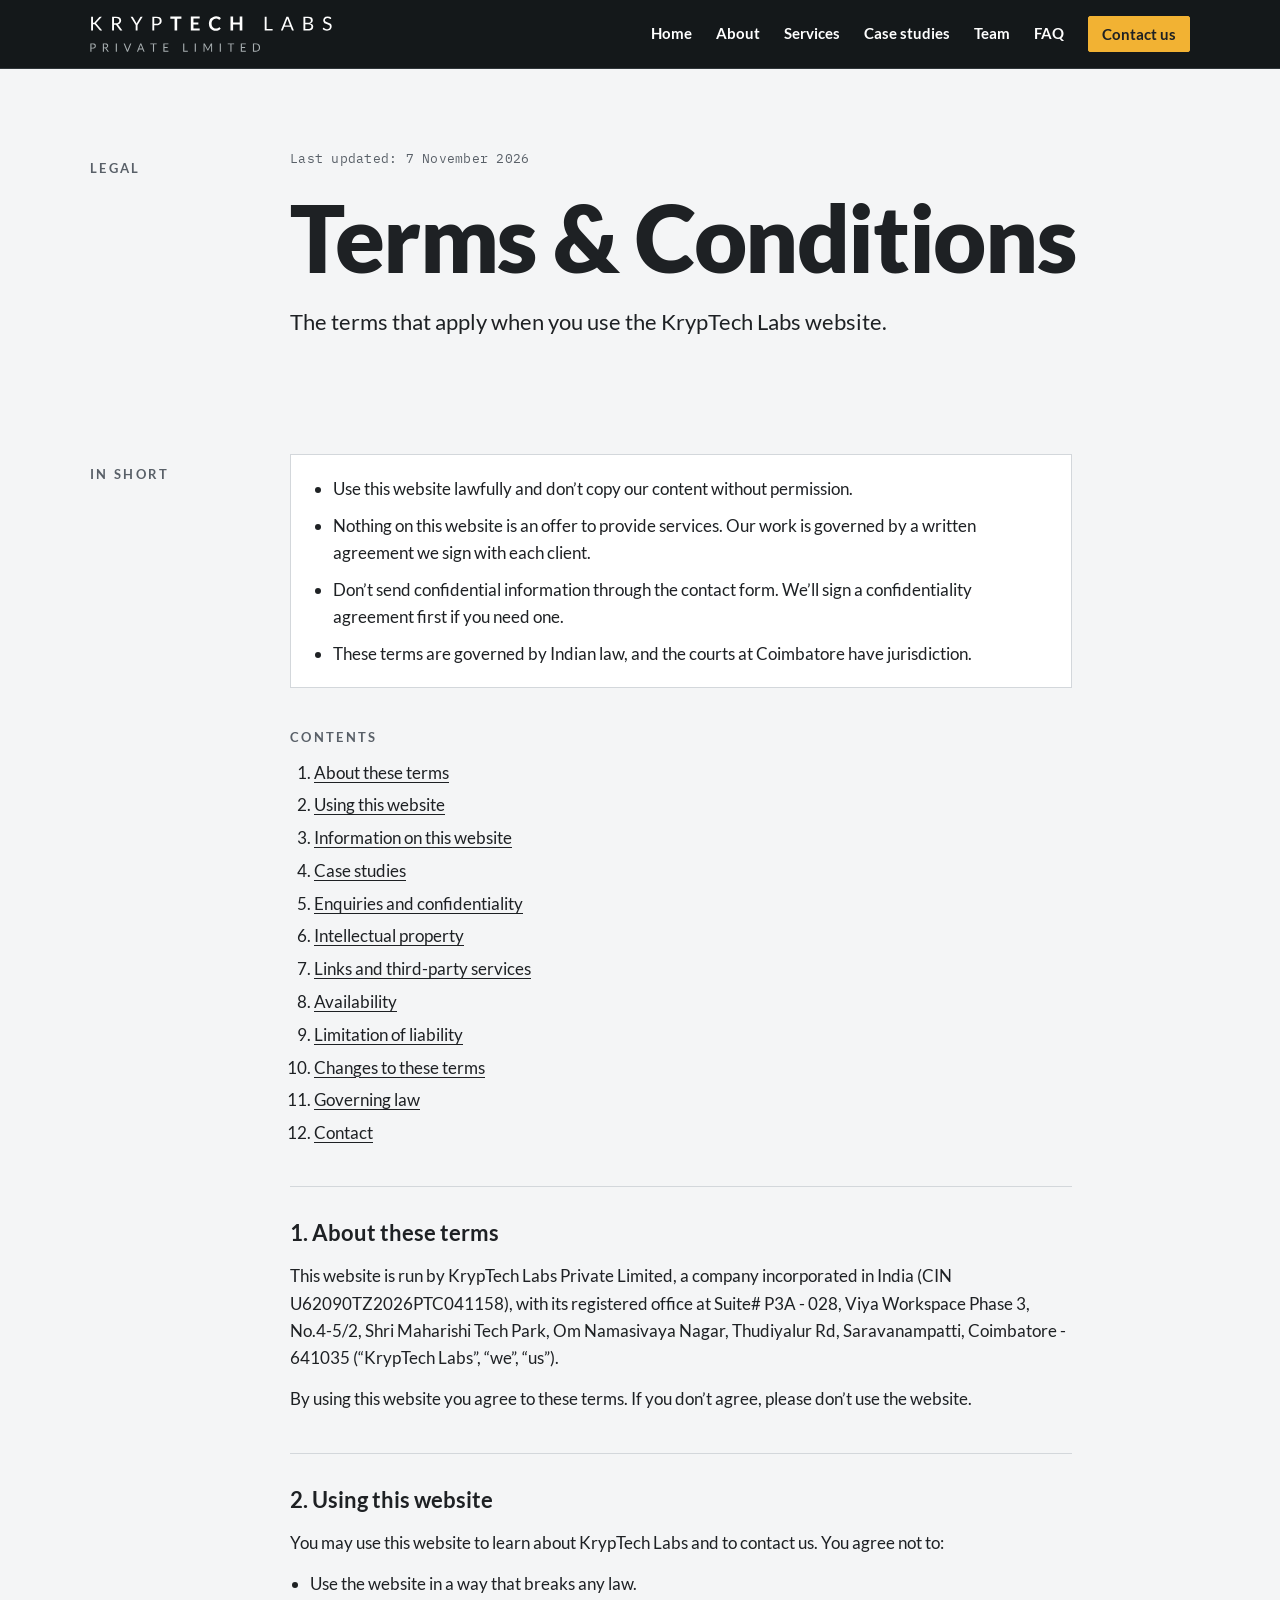
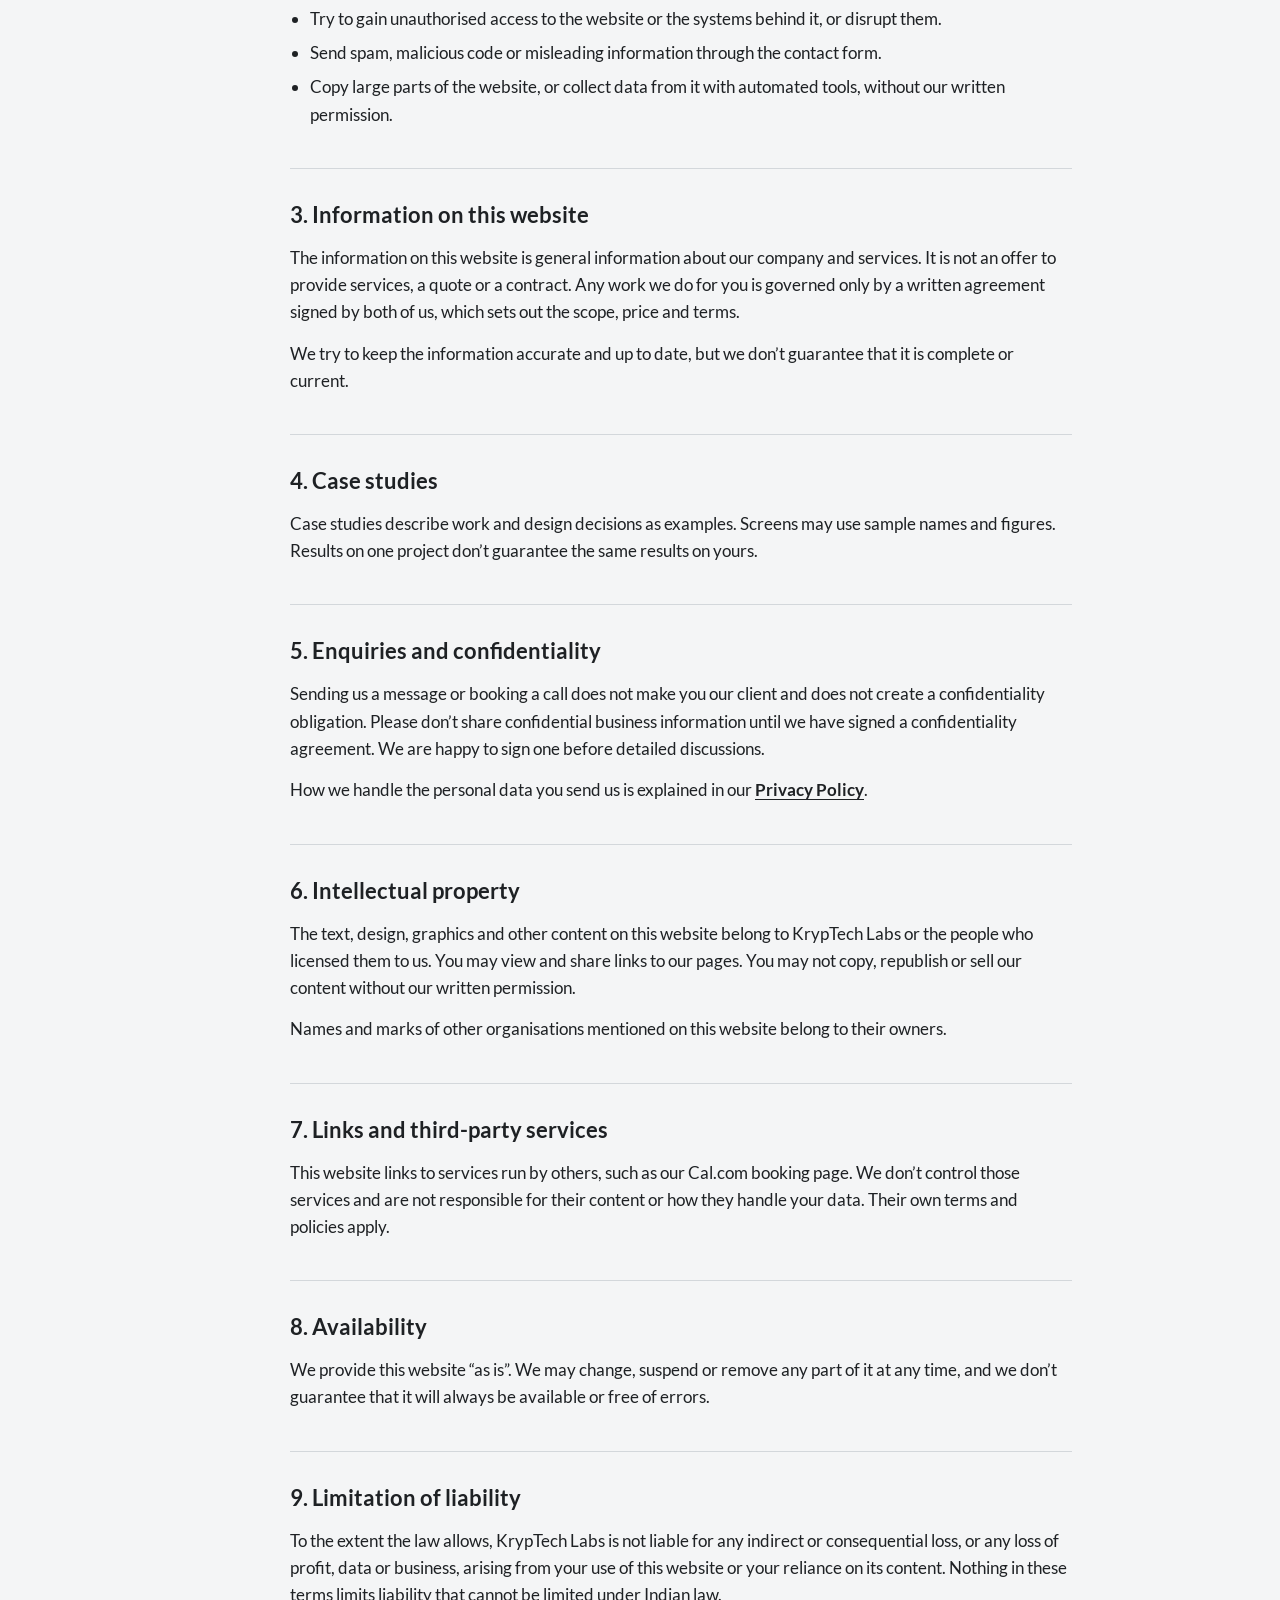
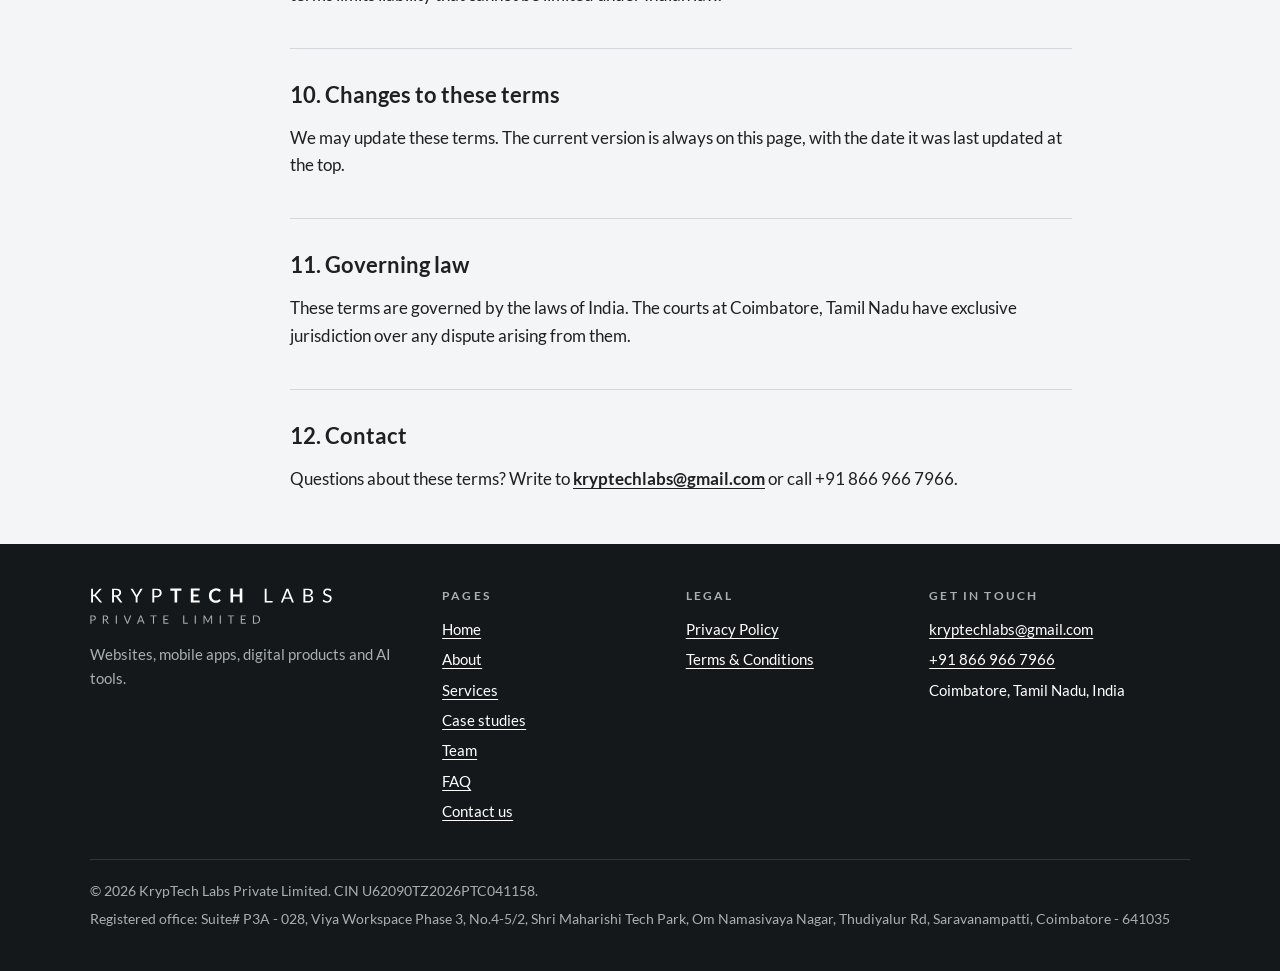
<file: terms.html>
<!doctype html>
<html lang="en">
<head>
<meta charset="utf-8">
<meta name="viewport" content="width=device-width, initial-scale=1, viewport-fit=cover">
<title>Terms &amp; Conditions | KrypTech Labs Pvt. Ltd.</title>
<meta name="description" content="The terms that apply when you use the KrypTech Labs website.">
<meta property="og:type" content="website">
<meta property="og:site_name" content="KrypTech Labs Pvt. Ltd.">
<meta property="og:title" content="Terms &amp; Conditions | KrypTech Labs Pvt. Ltd.">
<meta property="og:description" content="The terms that apply when you use the KrypTech Labs website.">
<link rel="canonical" href="https://kryptechlabs.github.io/terms.html">
<meta property="og:url" content="https://kryptechlabs.github.io/terms.html">
<meta property="og:locale" content="en_IN">
<meta property="og:image" content="https://kryptechlabs.github.io/assets/img/share-card.jpg">
<meta property="og:image:type" content="image/jpeg">
<meta property="og:image:width" content="1200">
<meta property="og:image:height" content="630">
<meta property="og:image:alt" content="KrypTech Labs Pvt. Ltd.: websites, mobile apps, digital products and AI tools">
<meta name="twitter:card" content="summary_large_image">
<meta name="twitter:title" content="Terms &amp; Conditions | KrypTech Labs Pvt. Ltd.">
<meta name="twitter:description" content="The terms that apply when you use the KrypTech Labs website.">
<link rel="apple-touch-icon" href="assets/img/logo-square.png">
<meta name="theme-color" content="#14181a">
<link rel="icon" href="data:image/svg+xml,%3Csvg xmlns='http://www.w3.org/2000/svg' viewBox='-12.9 -94.4 110 110'%3E%3Crect x='-12.9' y='-94.4' width='110' height='110' fill='%2314181A'/%3E%3Cpath fill='%23FFFFFF' d='M21.28 -44.27H25.3Q27.39 -44.27 28.62 -44.79Q29.86 -45.32 30.96 -46.58L57.2 -76.28Q58.41 -77.66 59.53 -78.23Q60.66 -78.81 62.42 -78.81H71.5L41.47 -44.88Q40.31 -43.61 39.29 -42.73Q38.28 -41.85 37.12 -41.30Q38.66 -40.81 39.82 -39.82Q40.97 -38.83 42.24 -37.34L73.59 0.0H64.35Q63.30 0.0 62.59 -0.16Q61.87 -0.33 61.35 -0.60Q60.83 -0.88 60.39 -1.32Q59.95 -1.76 59.51 -2.25L32.28 -33.55Q31.68 -34.21 31.15 -34.67Q30.63 -35.14 29.94 -35.47Q29.26 -35.80 28.35 -35.94Q27.44 -36.08 26.12 -36.08H21.28V0.0H10.67V-78.81H21.28Z'/%3E%3C/svg%3E">

<link rel="preload" href="assets/fonts/lato-900.woff2" as="font" type="font/woff2" crossorigin>
<link rel="stylesheet" href="assets/fonts.css">
<link rel="stylesheet" href="assets/styles.css">
<script>document.documentElement.classList.add('js')</script>
</head>
<body>
<a class="skip" href="#main">Skip to content</a>
<header class="site-head on-brand">
  <div class="wrap site-head__in">
    <a class="mark" href="index.html"><img src="assets/img/logo.svg" width="1371" height="204" alt="KrypTech Labs Private Limited, home"></a>
    <button class="btn btn--small menu-btn" type="button" aria-expanded="false" aria-controls="site-nav">Menu</button>
    <nav class="nav" id="site-nav" aria-label="Main"><a href="index.html">Home</a><a href="about.html">About</a><a href="services.html">Services</a><a href="case-studies.html">Case studies</a><a href="team.html">Team</a><a href="faq.html">FAQ</a><a class="btn btn--primary btn--small" href="contact.html">Contact us</a></nav>
  </div>
</header>
<main id="main">
<section class="page-hero">
  <div class="wrap sec">
    <p class="label">Legal</p>
    <div class="stack">
      <p class="mono muted">Last updated: 7 November 2026</p>
      <h1 class="display display--xl"><strong>Terms &amp; Conditions</strong></h1>
      <p class="lead">The terms that apply when you use the KrypTech Labs website.</p>
    </div>
  </div>
</section>

<section class="band band--tight">
  <div class="wrap sec">
    <p class="label">In short</p>
    <div class="legal">
      <div class="summary"><ul class="bullets"><li>Use this website lawfully and don&rsquo;t copy our content without permission.</li><li>Nothing on this website is an offer to provide services. Our work is governed by a written agreement we sign with each client.</li><li>Don&rsquo;t send confidential information through the contact form. We&rsquo;ll sign a confidentiality agreement first if you need one.</li><li>These terms are governed by Indian law, and the courts at Coimbatore have jurisdiction.</li></ul></div>
      <nav aria-label="Contents"><h2 class="label">Contents</h2><ol class="toc"><li><a href="#about">About these terms</a></li><li><a href="#use">Using this website</a></li><li><a href="#no-offer">Information on this website</a></li><li><a href="#case-studies">Case studies</a></li><li><a href="#enquiries">Enquiries and confidentiality</a></li><li><a href="#ip">Intellectual property</a></li><li><a href="#links">Links and third-party services</a></li><li><a href="#availability">Availability</a></li><li><a href="#liability">Limitation of liability</a></li><li><a href="#changes">Changes to these terms</a></li><li><a href="#law">Governing law</a></li><li><a href="#contact">Contact</a></li></ol></nav>
      <section id="about"><h2>1. About these terms</h2><p>This website is run by KrypTech Labs Private Limited, a company incorporated in India (CIN U62090TZ2026PTC041158), with its registered office at Suite# P3A - 028, Viya Workspace Phase 3, No.4-5/2, Shri Maharishi Tech Park, Om Namasivaya Nagar, Thudiyalur Rd, Saravanampatti, Coimbatore - 641035 (&ldquo;KrypTech Labs&rdquo;, &ldquo;we&rdquo;, &ldquo;us&rdquo;).</p><p>By using this website you agree to these terms. If you don&rsquo;t agree, please don&rsquo;t use the website.</p></section><section id="use"><h2>2. Using this website</h2><p>You may use this website to learn about KrypTech Labs and to contact us. You agree not to:</p><ul class="bullets"><li>Use the website in a way that breaks any law.</li><li>Try to gain unauthorised access to the website or the systems behind it, or disrupt them.</li><li>Send spam, malicious code or misleading information through the contact form.</li><li>Copy large parts of the website, or collect data from it with automated tools, without our written permission.</li></ul></section><section id="no-offer"><h2>3. Information on this website</h2><p>The information on this website is general information about our company and services. It is not an offer to provide services, a quote or a contract. Any work we do for you is governed only by a written agreement signed by both of us, which sets out the scope, price and terms.</p><p>We try to keep the information accurate and up to date, but we don&rsquo;t guarantee that it is complete or current.</p></section><section id="case-studies"><h2>4. Case studies</h2><p>Case studies describe work and design decisions as examples. Screens may use sample names and figures. Results on one project don&rsquo;t guarantee the same results on yours.</p></section><section id="enquiries"><h2>5. Enquiries and confidentiality</h2><p>Sending us a message or booking a call does not make you our client and does not create a confidentiality obligation. Please don&rsquo;t share confidential business information until we have signed a confidentiality agreement. We are happy to sign one before detailed discussions.</p><p>How we handle the personal data you send us is explained in our <a href="privacy-policy.html">Privacy Policy</a>.</p></section><section id="ip"><h2>6. Intellectual property</h2><p>The text, design, graphics and other content on this website belong to KrypTech Labs or the people who licensed them to us. You may view and share links to our pages. You may not copy, republish or sell our content without our written permission.</p><p>Names and marks of other organisations mentioned on this website belong to their owners.</p></section><section id="links"><h2>7. Links and third-party services</h2><p>This website links to services run by others, such as our Cal.com booking page. We don&rsquo;t control those services and are not responsible for their content or how they handle your data. Their own terms and policies apply.</p></section><section id="availability"><h2>8. Availability</h2><p>We provide this website &ldquo;as is&rdquo;. We may change, suspend or remove any part of it at any time, and we don&rsquo;t guarantee that it will always be available or free of errors.</p></section><section id="liability"><h2>9. Limitation of liability</h2><p>To the extent the law allows, KrypTech Labs is not liable for any indirect or consequential loss, or any loss of profit, data or business, arising from your use of this website or your reliance on its content. Nothing in these terms limits liability that cannot be limited under Indian law.</p></section><section id="changes"><h2>10. Changes to these terms</h2><p>We may update these terms. The current version is always on this page, with the date it was last updated at the top.</p></section><section id="law"><h2>11. Governing law</h2><p>These terms are governed by the laws of India. The courts at Coimbatore, Tamil Nadu have exclusive jurisdiction over any dispute arising from them.</p></section><section id="contact"><h2>12. Contact</h2><p>Questions about these terms? Write to <a href="mailto:kryptechlabs@gmail.com">kryptechlabs@gmail.com</a> or call +91 866 966 7966.</p></section>
    </div>
  </div>
</section>
</main>
<footer class="site-foot on-brand">
  <div class="wrap">
    <div class="site-foot__in">
      <div>
        <a class="mark" href="index.html"><img src="assets/img/logo.svg" width="1371" height="204" alt="KrypTech Labs Private Limited, home"></a>
        <p class="muted">Websites, mobile apps, digital products and AI tools.</p>
      </div>
      <nav aria-label="Pages">
        <h2>Pages</h2>
        <ul>
          <li><a href="index.html">Home</a></li>
          <li><a href="about.html">About</a></li>
          <li><a href="services.html">Services</a></li>
          <li><a href="case-studies.html">Case studies</a></li>
          <li><a href="team.html">Team</a></li>
          <li><a href="faq.html">FAQ</a></li>
          <li><a href="contact.html">Contact us</a></li>
        </ul>
      </nav>
      <nav aria-label="Legal">
        <h2>Legal</h2>
        <ul>
          <li><a href="privacy-policy.html">Privacy Policy</a></li>
          <li><a href="terms.html">Terms &amp; Conditions</a></li>
        </ul>
      </nav>
      <div>
        <h2>Get in touch</h2>
        <ul>
          <li><a href="mailto:kryptechlabs@gmail.com">kryptechlabs@gmail.com</a></li>
          <li><a href="tel:+918669667966">+91 866 966 7966</a></li>
          <li>Coimbatore, Tamil Nadu, India</li>
        </ul>
      </div>
    </div>
    <div class="site-foot__legal"><p>&copy; 2026 KrypTech Labs Private Limited. CIN U62090TZ2026PTC041158.</p><p>Registered office: Suite# P3A - 028, Viya Workspace Phase 3, No.4-5/2, Shri Maharishi Tech Park, Om Namasivaya Nagar, Thudiyalur Rd, Saravanampatti, Coimbatore - 641035</p></div>
  </div>
</footer>
<script src="assets/site.js" defer></script>
</body>
</html>
</file>
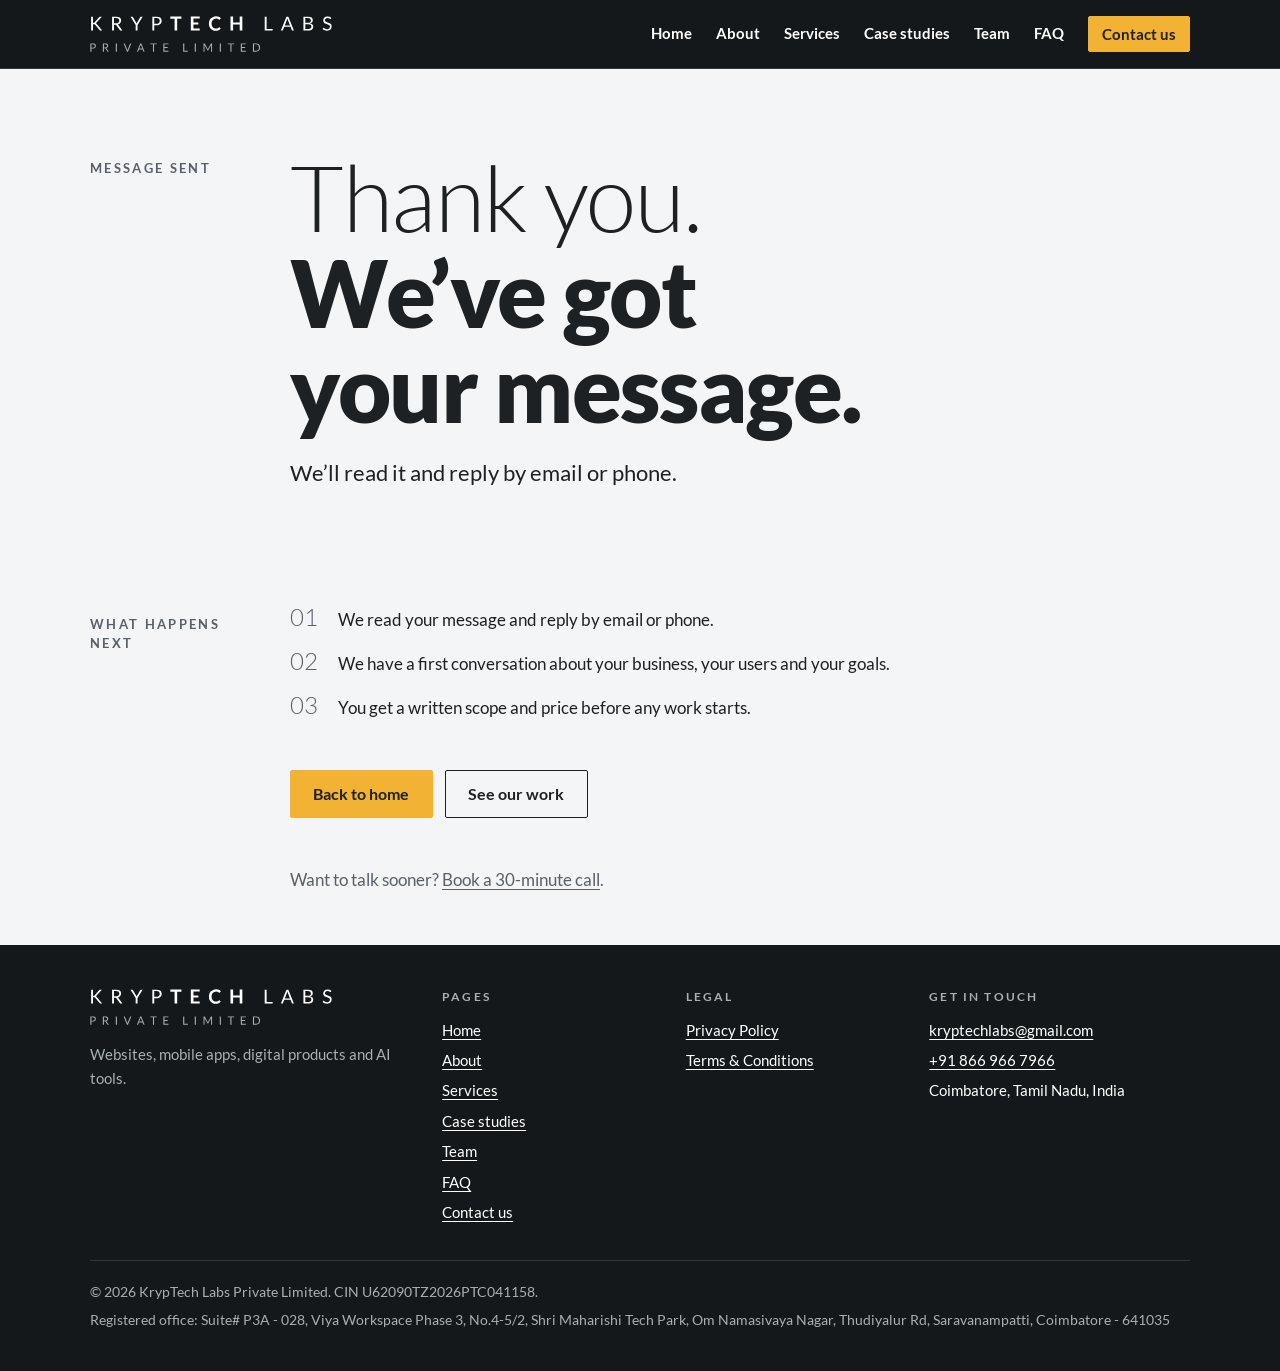
<file: thank-you.html>
<!doctype html>
<html lang="en">
<head>
<meta charset="utf-8">
<meta name="viewport" content="width=device-width, initial-scale=1, viewport-fit=cover">
<title>Thank you | KrypTech Labs Pvt. Ltd.</title>
<meta name="description" content="Your message has been sent to KrypTech Labs.">
<meta name="robots" content="noindex">
<meta property="og:type" content="website">
<meta property="og:site_name" content="KrypTech Labs Pvt. Ltd.">
<meta property="og:title" content="Thank you | KrypTech Labs Pvt. Ltd.">
<meta property="og:description" content="Your message has been sent to KrypTech Labs.">
<meta property="og:locale" content="en_IN">
<meta property="og:image" content="https://kryptechlabs.github.io/assets/img/share-card.jpg">
<meta property="og:image:type" content="image/jpeg">
<meta property="og:image:width" content="1200">
<meta property="og:image:height" content="630">
<meta property="og:image:alt" content="KrypTech Labs Pvt. Ltd.: websites, mobile apps, digital products and AI tools">
<meta name="twitter:card" content="summary_large_image">
<meta name="twitter:title" content="Thank you | KrypTech Labs Pvt. Ltd.">
<meta name="twitter:description" content="Your message has been sent to KrypTech Labs.">
<link rel="apple-touch-icon" href="assets/img/logo-square.png">
<meta name="theme-color" content="#14181a">
<link rel="icon" href="data:image/svg+xml,%3Csvg xmlns='http://www.w3.org/2000/svg' viewBox='-12.9 -94.4 110 110'%3E%3Crect x='-12.9' y='-94.4' width='110' height='110' fill='%2314181A'/%3E%3Cpath fill='%23FFFFFF' d='M21.28 -44.27H25.3Q27.39 -44.27 28.62 -44.79Q29.86 -45.32 30.96 -46.58L57.2 -76.28Q58.41 -77.66 59.53 -78.23Q60.66 -78.81 62.42 -78.81H71.5L41.47 -44.88Q40.31 -43.61 39.29 -42.73Q38.28 -41.85 37.12 -41.30Q38.66 -40.81 39.82 -39.82Q40.97 -38.83 42.24 -37.34L73.59 0.0H64.35Q63.30 0.0 62.59 -0.16Q61.87 -0.33 61.35 -0.60Q60.83 -0.88 60.39 -1.32Q59.95 -1.76 59.51 -2.25L32.28 -33.55Q31.68 -34.21 31.15 -34.67Q30.63 -35.14 29.94 -35.47Q29.26 -35.80 28.35 -35.94Q27.44 -36.08 26.12 -36.08H21.28V0.0H10.67V-78.81H21.28Z'/%3E%3C/svg%3E">

<link rel="preload" href="assets/fonts/lato-900.woff2" as="font" type="font/woff2" crossorigin>
<link rel="stylesheet" href="assets/fonts.css">
<link rel="stylesheet" href="assets/styles.css">
<script>document.documentElement.classList.add('js')</script>
</head>
<body>
<a class="skip" href="#main">Skip to content</a>
<header class="site-head on-brand">
  <div class="wrap site-head__in">
    <a class="mark" href="index.html"><img src="assets/img/logo.svg" width="1371" height="204" alt="KrypTech Labs Private Limited, home"></a>
    <button class="btn btn--small menu-btn" type="button" aria-expanded="false" aria-controls="site-nav">Menu</button>
    <nav class="nav" id="site-nav" aria-label="Main"><a href="index.html">Home</a><a href="about.html">About</a><a href="services.html">Services</a><a href="case-studies.html">Case studies</a><a href="team.html">Team</a><a href="faq.html">FAQ</a><a class="btn btn--primary btn--small" href="contact.html">Contact us</a></nav>
  </div>
</header>
<main id="main">
<section class="page-hero">
  <div class="wrap sec">
    <p class="label">Message sent</p>
    <div class="stack">
      
      <h1 class="display display--xl">Thank you. <strong>We&rsquo;ve got your message.</strong></h1>
      <p class="lead">We&rsquo;ll read it and reply by email or phone.</p>
    </div>
  </div>
</section>

<section class="band band--tight">
  <div class="wrap sec">
    <p class="label">What happens next</p>
    <div class="sec__body">
      <ol class="next">
        <li>We read your message and reply by email or phone.</li>
        <li>We have a first conversation about your business, your users and your goals.</li>
        <li>You get a written scope and price before any work starts.</li>
      </ol>
      <div class="btn-row">
        <a class="btn btn--primary" href="index.html">Back to home</a>
        <a class="btn" href="case-studies.html">See our work</a>
      </div>
      <p class="muted">Want to talk sooner? <a href="https://cal.com/kryptech-labs/30min?user=kryptech-labs&amp;overlayCalendar=true" target="_blank" rel="noopener">Book a 30-minute call<span class="vh"> (opens in a new tab)</span></a>.</p>
    </div>
  </div>
</section>
</main>
<footer class="site-foot on-brand">
  <div class="wrap">
    <div class="site-foot__in">
      <div>
        <a class="mark" href="index.html"><img src="assets/img/logo.svg" width="1371" height="204" alt="KrypTech Labs Private Limited, home"></a>
        <p class="muted">Websites, mobile apps, digital products and AI tools.</p>
      </div>
      <nav aria-label="Pages">
        <h2>Pages</h2>
        <ul>
          <li><a href="index.html">Home</a></li>
          <li><a href="about.html">About</a></li>
          <li><a href="services.html">Services</a></li>
          <li><a href="case-studies.html">Case studies</a></li>
          <li><a href="team.html">Team</a></li>
          <li><a href="faq.html">FAQ</a></li>
          <li><a href="contact.html">Contact us</a></li>
        </ul>
      </nav>
      <nav aria-label="Legal">
        <h2>Legal</h2>
        <ul>
          <li><a href="privacy-policy.html">Privacy Policy</a></li>
          <li><a href="terms.html">Terms &amp; Conditions</a></li>
        </ul>
      </nav>
      <div>
        <h2>Get in touch</h2>
        <ul>
          <li><a href="mailto:kryptechlabs@gmail.com">kryptechlabs@gmail.com</a></li>
          <li><a href="tel:+918669667966">+91 866 966 7966</a></li>
          <li>Coimbatore, Tamil Nadu, India</li>
        </ul>
      </div>
    </div>
    <div class="site-foot__legal"><p>&copy; 2026 KrypTech Labs Private Limited. CIN U62090TZ2026PTC041158.</p><p>Registered office: Suite# P3A - 028, Viya Workspace Phase 3, No.4-5/2, Shri Maharishi Tech Park, Om Namasivaya Nagar, Thudiyalur Rd, Saravanampatti, Coimbatore - 641035</p></div>
  </div>
</footer>
<script src="assets/site.js" defer></script>
</body>
</html>
</file>
<file: assets/fonts.css>
/* Self-hosted fonts (SIL Open Font License). No requests to Google from the live site. */
@font-face { font-family: "Lato"; font-style: normal; font-weight: 300; font-display: swap; src: url("fonts/lato-300.woff2") format("woff2"); }
@font-face { font-family: "Lato"; font-style: normal; font-weight: 400; font-display: swap; src: url("fonts/lato-400.woff2") format("woff2"); }
@font-face { font-family: "Lato"; font-style: normal; font-weight: 700; font-display: swap; src: url("fonts/lato-700.woff2") format("woff2"); }
@font-face { font-family: "Lato"; font-style: normal; font-weight: 900; font-display: swap; src: url("fonts/lato-900.woff2") format("woff2"); }
@font-face { font-family: "IBM Plex Mono"; font-style: normal; font-weight: 400; font-display: swap; src: url("fonts/plex-mono-400.woff2") format("woff2"); }
@font-face { font-family: "IBM Plex Mono"; font-style: normal; font-weight: 500; font-display: swap; src: url("fonts/plex-mono-500.woff2") format("woff2"); }
</file>
<file: assets/styles.css>
/* KrypTech Labs
   Layout: a label rail on the left, content on the right, as in the brochure.
   Paper sections alternate with charcoal bands. One amber marker is reserved
   for "where the project stands" and for the primary action. */

:root {
  color-scheme: light;

  /* Color */
  --bg: #f4f5f6;
  --surface: #ffffff;
  --stage: #e5e8eb;
  --fg: #1e2124;
  --muted: #596068;
  --line: #d3d7db;
  --ink: #26292c;
  --ink-fg: #f2f3f4;
  --ink-muted: #a9afb6;
  --ink-line: #43484d;
  --ink-surface: #2f3337;
  --accent: #f2b233;
  --accent-fg: #1e2124;
  --danger: #a3262c;
  --shadow: 0 22px 44px -24px rgb(20 24 28 / 0.45);

  /* Logo ground: the header and footer use it in both themes */
  --brand: #14181a;
  --brand-fg: #ffffff;
  --brand-muted: #a9b0b2;
  --brand-line: #30363a;
  --brand-surface: #1e2326;

  /* Type */
  --font-display: "Lato", "Segoe UI", system-ui, -apple-system, "Helvetica Neue", Arial, sans-serif;
  --font-body: "Lato", "Segoe UI", system-ui, -apple-system, "Helvetica Neue", Arial, sans-serif;
  --font-mono: "IBM Plex Mono", ui-monospace, "SFMono-Regular", Menlo, Consolas, monospace;

  /* Space */
  --gutter: clamp(16px, 4vw, 40px);
  --max: 1180px;
  --band: clamp(3.5rem, 8vw, 6.5rem);
}

@media (prefers-color-scheme: dark) {
  :root:not([data-theme="light"]) {
    color-scheme: dark;
    --bg: #1a1c1f;
    --surface: #23262a;
    --stage: #131517;
    --fg: #eef0f1;
    --muted: #a3a9b0;
    --line: #393d42;
    --ink: #2a2e32;
    --ink-fg: #f2f3f4;
    --ink-muted: #adb3ba;
    --ink-line: #474c52;
    --ink-surface: #33383d;
    --accent: #f2b233;
    --accent-fg: #1a1c1f;
    --danger: #ff9d96;
    --shadow: 0 22px 44px -24px rgb(0 0 0 / 0.8);
  }
}

:root[data-theme="dark"] {
  color-scheme: dark;
  --bg: #1a1c1f;
  --surface: #23262a;
  --stage: #131517;
  --fg: #eef0f1;
  --muted: #a3a9b0;
  --line: #393d42;
  --ink: #2a2e32;
  --ink-fg: #f2f3f4;
  --ink-muted: #adb3ba;
  --ink-line: #474c52;
  --ink-surface: #33383d;
  --accent: #f2b233;
  --accent-fg: #1a1c1f;
  --danger: #ff9d96;
  --shadow: 0 22px 44px -24px rgb(0 0 0 / 0.8);
}

/* ---------- Base ---------- */

*, *::before, *::after { box-sizing: border-box; }

html { -webkit-text-size-adjust: 100%; }

body {
  margin: 0;
  background: var(--bg);
  color: var(--fg);
  font: 400 1.0625rem/1.6 var(--font-body);
  -webkit-font-smoothing: antialiased;
  overflow-wrap: break-word;
}

[hidden] { display: none !important; }

img { max-width: 100%; height: auto; display: block; }

a { color: inherit; text-underline-offset: 0.2em; text-decoration-thickness: 1px; }
a:hover { text-decoration-thickness: 2px; }

:focus-visible { outline: 2px solid var(--fg); outline-offset: 3px; }

h1, h2, h3, p, ul, ol, dl, dd, figure { margin: 0; }
ul, ol { padding: 0; list-style: none; }

.wrap { max-width: var(--max); margin-inline: auto; padding-inline: var(--gutter); }

.skip {
  position: absolute; left: var(--gutter); top: -4rem; z-index: 20;
  background: var(--fg); color: var(--bg); padding: 0.6rem 1rem; font-weight: 700;
}
.skip:focus { top: 0.5rem; }

.vh {
  position: absolute; width: 1px; height: 1px; overflow: hidden;
  clip-path: inset(50%); white-space: nowrap;
}

/* ---------- Type ---------- */

.display {
  font-family: var(--font-display);
  font-weight: 300;
  line-height: 1.04;
  letter-spacing: -0.015em;
  text-wrap: balance;
}
.display strong { display: block; font-weight: 900; }
.display--xl { font-size: clamp(2.75rem, 8.4vw, 5.75rem); }
.display--lg { font-size: clamp(2.1rem, 5.2vw, 3.6rem); }
.display--md { font-size: clamp(1.75rem, 3.6vw, 2.5rem); }

.label {
  font: 700 0.8125rem/1.4 var(--font-body);
  letter-spacing: 0.18em;
  text-transform: uppercase;
  color: var(--muted);
}

.lead { font-size: clamp(1.15rem, 1.9vw, 1.375rem); line-height: 1.5; max-width: 34em; }
.prose { max-width: 38em; }
.prose > * + * { margin-top: 1em; }
.muted { color: var(--muted); }
.mono { font-family: var(--font-mono); font-size: 0.8125rem; letter-spacing: 0.02em; }

.h3 { font: 700 1.3rem/1.25 var(--font-body); }

/* ---------- Buttons ---------- */

.btn {
  display: inline-flex; align-items: center; justify-content: center; gap: 0.6rem;
  min-height: 3rem; padding: 0.7rem 1.4rem;
  border: 1.5px solid var(--fg); border-radius: 2px;
  background: transparent; color: var(--fg);
  font: 700 1rem/1.2 var(--font-body); text-decoration: none; cursor: pointer;
  transition: background-color 0.15s ease, color 0.15s ease, border-color 0.15s ease;
}
.btn:hover { background: var(--fg); color: var(--bg); }
.btn--primary { background: var(--accent); border-color: var(--accent); color: var(--accent-fg); }
.btn--primary:hover { background: var(--fg); border-color: var(--fg); color: var(--bg); }
.btn--small { min-height: 2.25rem; padding: 0.35rem 0.8rem; font-size: 0.875rem; }
.btn-row { display: flex; flex-wrap: wrap; gap: 0.75rem; }

.arrow-link { font-weight: 700; display: inline-flex; gap: 0.5rem; align-items: baseline; }
.arrow-link::after { content: "\2192"; transition: transform 0.15s ease; }
.arrow-link:hover::after { transform: translateX(4px); }

/* ---------- Header ---------- */

.on-brand {
  background: var(--brand); color: var(--brand-fg);
  --fg: var(--brand-fg); --muted: var(--brand-muted); --line: var(--brand-line);
  --bg: var(--brand); --surface: var(--brand-surface);
}

.site-head {
  position: sticky; top: env(safe-area-inset-top, 0px); z-index: 10;
  border-bottom: 1px solid var(--line);
}
.site-head__in {
  display: flex; align-items: center; justify-content: space-between; flex-wrap: wrap;
  gap: 0.5rem 1.5rem; min-height: 4.25rem; padding-block: 0.6rem;
}

.mark { display: inline-flex; flex: none; }
.mark img { height: clamp(1.75rem, 8vw, 2.25rem); width: auto; }

.menu-btn { display: none; }

.nav { display: flex; flex-wrap: wrap; align-items: center; gap: 0.25rem 1.5rem; }
.nav a { font-weight: 700; font-size: 0.9375rem; text-decoration: none; padding-block: 0.5rem; }
.nav a:not(.btn) { border-bottom: 3px solid transparent; }
.nav a:not(.btn):hover { border-bottom-color: var(--muted); }
.nav a[aria-current="page"]:not(.btn) { border-bottom-color: var(--accent); }

@media (max-width: 61.99em) {
  .js .menu-btn { display: inline-flex; }
  .js .nav { display: none; }
  .js .nav.is-open { display: flex; }
  .nav {
    flex-basis: 100%; flex-direction: column; align-items: stretch; gap: 0;
    padding-bottom: 0.75rem;
  }
  .nav a:not(.btn) { padding-block: 0.85rem; border-bottom: 1px solid var(--line); }
  .nav a[aria-current="page"]:not(.btn) { border-bottom: 3px solid var(--accent); }
  .nav .btn { margin-top: 0.9rem; }
}

/* ---------- Bands and section grid ---------- */

.band { padding-block: var(--band); }
.band--tight { padding-block: clamp(2rem, 5vw, 3.25rem); }
.band--rule { border-top: 1px solid var(--line); }
.band--ink {
  background: var(--ink); color: var(--ink-fg);
  --fg: var(--ink-fg); --muted: var(--ink-muted); --line: var(--ink-line);
  --surface: var(--ink-surface); --bg: var(--ink);
}

.sec { display: grid; gap: 1.25rem 3rem; }
.sec > * { min-width: 0; }
.sec__body { display: grid; gap: clamp(1.75rem, 4vw, 3rem); }
.sec__body > * { min-width: 0; }
@media (min-width: 60em) {
  .sec { grid-template-columns: 9.5rem minmax(0, 1fr); }
  .sec > .label { padding-top: 0.65rem; }
}

.stack { display: grid; gap: 1.25rem; justify-items: start; }
.stack > * { min-width: 0; }

/* ---------- Hero ---------- */

.hero { padding-block: clamp(2.75rem, 7vw, 5.5rem); }
.hero__grid { display: grid; gap: clamp(2rem, 5vw, 4rem); align-items: end; }
.hero__grid > * { min-width: 0; }
.hero__copy { display: grid; gap: 1.5rem; justify-items: start; }
@media (min-width: 60em) {
  .hero__grid { grid-template-columns: minmax(0, 1.15fr) minmax(0, 0.85fr); }
}

.page-hero { padding-block: clamp(2.75rem, 7vw, 5rem) clamp(2.5rem, 6vw, 4rem); }
.page-hero--compact { padding-block: clamp(2rem, 5vw, 3.25rem) clamp(1rem, 3vw, 1.5rem); }

/* Project update illustration */
.update {
  background: var(--surface); border: 1px solid var(--line);
  padding: 1.25rem; box-shadow: var(--shadow);
}
.update__cap { font-family: var(--font-mono); font-size: 0.75rem; color: var(--muted); letter-spacing: 0.03em; }
.update__head {
  display: flex; justify-content: space-between; align-items: baseline; gap: 1rem;
  margin-top: 0.9rem; padding-bottom: 0.9rem; border-bottom: 1px solid var(--line);
  font-weight: 700;
}
.update__head span:last-child { font: 400 0.8125rem/1.4 var(--font-mono); color: var(--muted); white-space: nowrap; }

.rail { padding-top: 1.1rem; }
.rail li {
  position: relative; display: grid; grid-template-columns: 0.875rem minmax(0, 1fr) auto;
  gap: 0 0.9rem; align-items: start; padding-bottom: 1.15rem;
}
.rail li:last-child { padding-bottom: 0.4rem; }
.rail li:not(:last-child)::after {
  content: ""; position: absolute; left: calc(0.4375rem - 0.75px); top: 1.2rem; bottom: -0.35rem;
  width: 1.5px; background: var(--line);
}
.rail li.is-done:not(:last-child)::after { background: var(--fg); }
.rail__dot {
  width: 0.875rem; height: 0.875rem; margin-top: 0.35rem; border-radius: 50%;
  border: 1.5px solid var(--muted); background: var(--surface); position: relative; z-index: 1;
}
.is-done .rail__dot { background: var(--fg); border-color: var(--fg); }
.is-now .rail__dot {
  background: var(--accent); border-color: var(--accent);
  box-shadow: 0 0 0 4px color-mix(in srgb, var(--accent) 28%, transparent);
}
.rail__t { font-weight: 700; display: block; }
.rail__d { display: block; font-size: 0.9375rem; line-height: 1.45; color: var(--muted); }
.rail__s {
  font: 500 0.6875rem/1 var(--font-mono); letter-spacing: 0.08em; text-transform: uppercase;
  color: var(--muted); padding: 0.4rem 0; margin-top: 0.15rem; white-space: nowrap;
}
.is-now .rail__s { background: var(--accent); color: var(--accent-fg); padding-inline: 0.5rem; }
.update__foot {
  display: flex; flex-wrap: wrap; justify-content: space-between; gap: 0.25rem 1rem;
  margin-top: 0.6rem; padding-top: 0.9rem; border-top: 1px solid var(--line); font-size: 0.9375rem;
}
.update__foot span:first-child { color: var(--muted); }
.update__foot span:last-child { font-weight: 700; }

@media (prefers-reduced-motion: no-preference) {
  .is-now .rail__dot { animation: pulse 2.4s ease-in-out 0.6s 3; }
  @keyframes pulse {
    0%, 100% { box-shadow: 0 0 0 4px color-mix(in srgb, var(--accent) 28%, transparent); }
    50% { box-shadow: 0 0 0 9px color-mix(in srgb, var(--accent) 0%, transparent); }
  }
}

/* ---------- Stats ---------- */

.stats { display: flex; flex-wrap: wrap; align-items: center; gap: 1.5rem clamp(2rem, 6vw, 4.5rem); }
.stat { display: grid; gap: 0.35rem; }
.stat__n { font: 900 clamp(2.75rem, 7vw, 4.25rem)/0.95 var(--font-display); letter-spacing: -0.02em; font-variant-numeric: tabular-nums; }
.tag {
  display: inline-block; background: var(--fg); color: var(--bg); padding: 0.8rem 1.25rem;
  font: 700 0.8125rem/1.2 var(--font-body); letter-spacing: 0.18em; text-transform: uppercase;
}

/* ---------- Ruled rows (services, decisions) ---------- */

.rows { border-bottom: 1px solid var(--line); }
.row {
  display: grid; gap: 0.35rem 2.5rem; padding-block: 1.4rem; border-top: 1px solid var(--line);
}
.row > * { min-width: 0; }
@media (min-width: 44em) {
  .row { grid-template-columns: minmax(0, 15rem) minmax(0, 1fr); align-items: baseline; }
}
.row p { max-width: 36em; }
a.row { text-decoration: none; transition: padding-left 0.15s ease; }
a.row:hover { padding-left: 0.5rem; }
a.row:hover .h3 { text-decoration: underline; text-decoration-thickness: 2px; }

/* ---------- Process ---------- */

.steps { display: grid; gap: 2rem 2.5rem; counter-reset: step; }
@media (min-width: 40em) { .steps { grid-template-columns: repeat(2, minmax(0, 1fr)); } }
@media (min-width: 68em) { .steps { grid-template-columns: repeat(4, minmax(0, 1fr)); } }
.step { display: grid; gap: 0.5rem; align-content: start; border-top: 1px solid var(--line); padding-top: 1.1rem; }
.step__n { font: 300 2.75rem/1 var(--font-display); color: var(--muted); font-variant-numeric: tabular-nums; }
.step p { color: var(--muted); }

/* ---------- Work ---------- */

.work-grid { display: grid; gap: 2.5rem 2rem; }
.work-grid > * { min-width: 0; }
@media (min-width: 52em) { .work-grid { grid-template-columns: repeat(2, minmax(0, 1fr)); } }
.work-card { display: grid; gap: 1.25rem; align-content: start; text-decoration: none; }
.work-card__body { display: grid; gap: 0.5rem; justify-items: start; }
.work-card:hover .h3 { text-decoration: underline; text-decoration-thickness: 2px; }

.stage {
  background: var(--stage); display: flex; justify-content: center; align-items: flex-start; gap: 6%;
  padding: 2rem 8% 0; overflow: hidden; aspect-ratio: 4 / 3; max-width: 100%;
}
.stage .phone { flex: 0 1 40%; }
.stage .phone:nth-child(2) { margin-top: 12%; }

.phone {
  border-radius: 1.25rem; overflow: hidden; border: 1px solid var(--line);
  background: var(--surface); box-shadow: var(--shadow);
}
.phone img { width: 100%; }

.shots { display: grid; gap: 1.25rem; align-items: start; }
.shots > * { min-width: 0; }
@media (min-width: 44em) { .shots { grid-template-columns: repeat(3, minmax(0, 1fr)); gap: clamp(1.25rem, 3vw, 2.5rem); } }
@media (max-width: 43.99em) {
  .shots {
    grid-auto-flow: column; grid-auto-columns: 66%;
    overflow-x: auto; scroll-snap-type: x mandatory; padding-bottom: 1rem;
    scrollbar-width: thin;
  }
  .shots > * { scroll-snap-align: start; }
}
.shot { display: grid; gap: 0.75rem; }
.shot figcaption { font-size: 0.9375rem; line-height: 1.45; color: var(--muted); }

.case { scroll-margin-top: 6rem; }
section[id] { scroll-margin-top: 5.5rem; }
.links-row { display: flex; flex-wrap: wrap; gap: 0.75rem 2rem; }
.chip.chip--status { background: var(--accent); border-color: var(--accent); color: var(--accent-fg); }
.case__head { display: grid; gap: 1.25rem; justify-items: start; }
.chips { display: flex; flex-wrap: wrap; gap: 0.5rem; }
.chip {
  border: 1px solid var(--line); padding: 0.3rem 0.65rem;
  font: 500 0.75rem/1.3 var(--font-mono); letter-spacing: 0.06em; text-transform: uppercase; color: var(--muted);
}

/* ---------- Cards and facts ---------- */

.trio { display: grid; gap: 2rem 2.5rem; }
@media (min-width: 48em) { .trio { grid-template-columns: repeat(3, minmax(0, 1fr)); } }
.trio > * { display: grid; gap: 0.5rem; align-content: start; border-top: 1px solid var(--line); padding-top: 1.1rem; min-width: 0; }
.trio p { color: var(--muted); }

.person { display: grid; gap: 1.5rem 2rem; align-items: start; }
.person > * { min-width: 0; }
@media (min-width: 40em) { .person { grid-template-columns: 7.5rem minmax(0, 1fr); } }
.person__mono {
  width: 7.5rem; aspect-ratio: 1; display: grid; place-items: center;
  background: var(--ink); color: var(--ink-fg);
  font: 300 2.5rem/1 var(--font-display); letter-spacing: 0.08em;
}
.person__mono b { font-weight: 900; }
.person__body { display: grid; gap: 0.6rem; }
.person__role { color: var(--muted); font-weight: 700; }

.facts { display: grid; border-bottom: 1px solid var(--line); }
.facts > div { display: grid; gap: 0.15rem 2.5rem; padding-block: 1rem; border-top: 1px solid var(--line); }
@media (min-width: 40em) { .facts > div { grid-template-columns: 12rem minmax(0, 1fr); } }
.facts dt { color: var(--muted); }
.facts dd { font-weight: 700; }

.split { display: grid; gap: 2rem 3.5rem; align-items: start; }
.split > * { min-width: 0; }
@media (min-width: 52em) { .split { grid-template-columns: minmax(0, 1fr) minmax(0, 1fr); } }

.ticks { display: grid; gap: 0.55rem; }
.ticks li { position: relative; padding-left: 1.5rem; }
.ticks li::before {
  content: ""; position: absolute; left: 0; top: 0.62em; width: 0.7rem; height: 2px; background: var(--fg);
}

.service { scroll-margin-top: 6rem; display: grid; gap: 1.5rem 3.5rem; padding-block: clamp(2rem, 5vw, 3rem); border-top: 1px solid var(--line); }
.service > * { min-width: 0; }
@media (min-width: 52em) { .service { grid-template-columns: minmax(0, 0.9fr) minmax(0, 1.1fr); } }
.service__intro { display: grid; gap: 0.9rem; align-content: start; }
.service__detail { display: grid; gap: 1.5rem; align-content: start; }
.service__detail > div { display: grid; gap: 0.6rem; }
.fit { background: var(--surface); border: 1px solid var(--line); padding: 1rem 1.1rem; }

/* ---------- Contact ---------- */

.contact-list { display: grid; gap: 1.5rem; }
.contact-item { display: grid; gap: 0.3rem; justify-items: start; }
.contact-item__v { font-size: clamp(1.15rem, 2.4vw, 1.5rem); font-weight: 700; overflow-wrap: anywhere; }
.contact-item__row { display: flex; flex-wrap: wrap; align-items: center; gap: 0.5rem 1rem; }

.form { display: grid; gap: 1.25rem; background: var(--surface); border: 1px solid var(--line); padding: clamp(1.25rem, 3vw, 2rem); }
.form__pair { display: grid; gap: 1.25rem; }
@media (min-width: 34em) { .form__pair { grid-template-columns: repeat(2, minmax(0, 1fr)); } }
.field { display: grid; gap: 0.4rem; min-width: 0; }
.field label { font-weight: 700; font-size: 0.9375rem; }
.field .opt { font-weight: 400; color: var(--muted); }
.field input, .field select, .field textarea {
  width: 100%; min-height: 3rem; padding: 0.7rem 0.85rem;
  border: 1px solid var(--muted); border-radius: 2px;
  background: var(--bg); color: var(--fg); font: inherit;
}
.field textarea { min-height: 9rem; resize: vertical; }
.field [aria-invalid="true"] { border-color: var(--danger); border-width: 2px; }
.field__err { color: var(--danger); font-size: 0.9375rem; font-weight: 700; }
.form__note { font-size: 0.9375rem; color: var(--muted); }
.field__hint { font-size: 0.875rem; color: var(--muted); }
.hp { display: none !important; }
.form__result { border: 1.5px solid var(--fg); padding: 1rem 1.1rem; display: grid; gap: 0.75rem; justify-items: start; }
.form__result textarea {
  width: 100%; min-height: 9rem; padding: 0.7rem 0.85rem; border: 1px solid var(--line); border-radius: 2px;
  background: var(--bg); color: var(--fg); font: 400 0.875rem/1.5 var(--font-mono);
}

.next { counter-reset: n; display: grid; gap: 1rem; }
.next li { counter-increment: n; display: grid; grid-template-columns: 2.25rem minmax(0, 1fr); gap: 0.75rem; align-items: baseline; }
.next li::before { content: "0" counter(n); font: 300 1.5rem/1 var(--font-display); color: var(--muted); font-variant-numeric: tabular-nums; }

/* ---------- CTA and footer ---------- */

.cta { display: grid; gap: 2rem 3rem; align-items: center; }
.cta > * { min-width: 0; }
@media (min-width: 52em) { .cta { grid-template-columns: minmax(0, 1.1fr) minmax(0, 0.9fr); } }
.cta__side { display: grid; gap: 1.25rem; justify-items: start; }

.site-foot { padding-block: 2.75rem 2.5rem; font-size: 0.9375rem; }
.site-foot__in { display: grid; gap: 2rem 3rem; }
.site-foot__in > * { min-width: 0; }
@media (min-width: 36em) { .site-foot__in { grid-template-columns: repeat(2, minmax(0, 1fr)); } }
@media (min-width: 64em) { .site-foot__in { grid-template-columns: minmax(0, 1.4fr) minmax(0, 0.9fr) minmax(0, 0.9fr) minmax(0, 1.2fr); } }
.site-foot h2 { font: 700 0.75rem/1.4 var(--font-body); letter-spacing: 0.18em; text-transform: uppercase; color: var(--muted); margin-bottom: 0.75rem; }
.site-foot ul { display: grid; gap: 0.4rem; }
.site-foot__legal { margin-top: 2.25rem; padding-top: 1.25rem; border-top: 1px solid var(--line); color: var(--muted); display: grid; gap: 0.35rem; font-size: 0.875rem; }
.contact-item__addr { font-style: normal; line-height: 1.55; max-width: 26em; }
.site-foot .mark { margin-bottom: 1.1rem; }

/* ---------- Case study tiles ---------- */

.tiles { display: grid; gap: clamp(1.5rem, 3vw, 2.25rem); }
.tiles > * { min-width: 0; }
@media (min-width: 52em) { .tiles { grid-template-columns: repeat(2, minmax(0, 1fr)); } }
.tile {
  display: grid; align-content: start; text-decoration: none;
  background: var(--surface); border: 1px solid var(--line);
  transition: border-color 0.15s ease;
}
.tile:hover { border-color: var(--fg); }
.tile:hover .h3 { text-decoration: underline; text-decoration-thickness: 2px; }
.tile .stage { border-bottom: 1px solid var(--line); }
.tile__body { display: grid; gap: 0.6rem; justify-items: start; padding: 1.25rem 1.25rem 1.5rem; }

.back { font-weight: 700; display: inline-flex; gap: 0.5rem; text-decoration: none; }
.back::before { content: "\2190"; transition: transform 0.15s ease; }
.back:hover { text-decoration: underline; }
.back:hover::before { transform: translateX(-4px); }

/* ---------- Legal pages ---------- */

.legal { display: grid; gap: 2.5rem; max-width: 46em; }
.legal > * { min-width: 0; }
.legal section { display: grid; gap: 0.9rem; scroll-margin-top: 6rem; padding-top: 2rem; border-top: 1px solid var(--line); }
.legal section > h2 { font: 700 1.375rem/1.3 var(--font-body); text-wrap: balance; }
.legal a { font-weight: 700; }
.bullets { list-style: disc; padding-left: 1.25rem; display: grid; gap: 0.45rem; }
.summary { background: var(--surface); border: 1px solid var(--line); padding: 1.25rem 1.4rem; }
.summary .bullets { gap: 0.6rem; }
.toc { list-style: decimal; padding-left: 1.5rem; display: grid; gap: 0.35rem; margin-top: 0.75rem; font-variant-numeric: tabular-nums; }
.toc a { font-weight: 400; }
.table-wrap { overflow-x: auto; border-bottom: 1px solid var(--line); }
.table-wrap table { border-collapse: collapse; width: 100%; min-width: 34rem; font-size: 0.9375rem; }
.table-wrap th, .table-wrap td { text-align: left; vertical-align: top; padding: 0.75rem 1rem 0.75rem 0; border-top: 1px solid var(--line); }
.table-wrap th { font-weight: 700; color: var(--muted); }
mark.fill {
  background: color-mix(in srgb, var(--accent) 30%, transparent); color: var(--fg);
  outline: 1px dashed var(--fg); padding: 0 0.25em;
}

/* ---------- Team ---------- */

.members { display: grid; gap: clamp(1.5rem, 3vw, 2.25rem); }
.member {
  display: grid; gap: 1.5rem; background: var(--surface); border: 1px solid var(--line);
  padding: clamp(1.25rem, 3.5vw, 2.25rem); max-width: 54rem;
}
.member > * { min-width: 0; }
.member__head { display: flex; flex-wrap: wrap; gap: 1.25rem 1.5rem; align-items: center; }
.member__head .person__mono { width: 5.5rem; font-size: 1.9rem; flex: none; }
.member__id { display: grid; gap: 0.3rem; min-width: 0; }
.member__links { display: flex; flex-wrap: wrap; gap: 0.25rem 1.25rem; margin-top: 0.3rem; }
.member__links a { font-weight: 700; }
.member__cols { display: grid; gap: 1.5rem 2.5rem; padding-top: 1.5rem; border-top: 1px solid var(--line); }
.member__cols .ticks { gap: 0.9rem; }
.member__cols > div { display: grid; gap: 0.75rem; align-content: start; min-width: 0; }
@media (min-width: 44em) { .member__cols { grid-template-columns: minmax(0, 1.4fr) minmax(0, 1fr); } }

/* ---------- FAQ ---------- */

.faq { display: grid; gap: 2.75rem; max-width: 48rem; }
.faq__group { display: grid; gap: 0.9rem; }
.faq__list { border-bottom: 1px solid var(--line); }
.faq__item { border-top: 1px solid var(--line); }
.faq__item summary {
  display: flex; justify-content: space-between; align-items: baseline; gap: 1.5rem;
  padding-block: 1.1rem; cursor: pointer; list-style: none;
  font: 700 1.125rem/1.35 var(--font-body);
}
.faq__item summary::-webkit-details-marker { display: none; }
.faq__item summary::after {
  content: "+"; flex: none; font: 300 1.6rem/0.8 var(--font-display); color: var(--muted);
}
.faq__item[open] summary::after { content: "\2212"; }
.faq__item summary:hover span { text-decoration: underline; text-decoration-thickness: 2px; text-underline-offset: 0.2em; }
.faq__a { padding: 0 2.5rem 1.4rem 0; max-width: 40em; }
.faq__a a { font-weight: 700; }

@media (prefers-reduced-motion: reduce) {
  *, *::before, *::after { transition: none !important; animation: none !important; }
}
</file>
